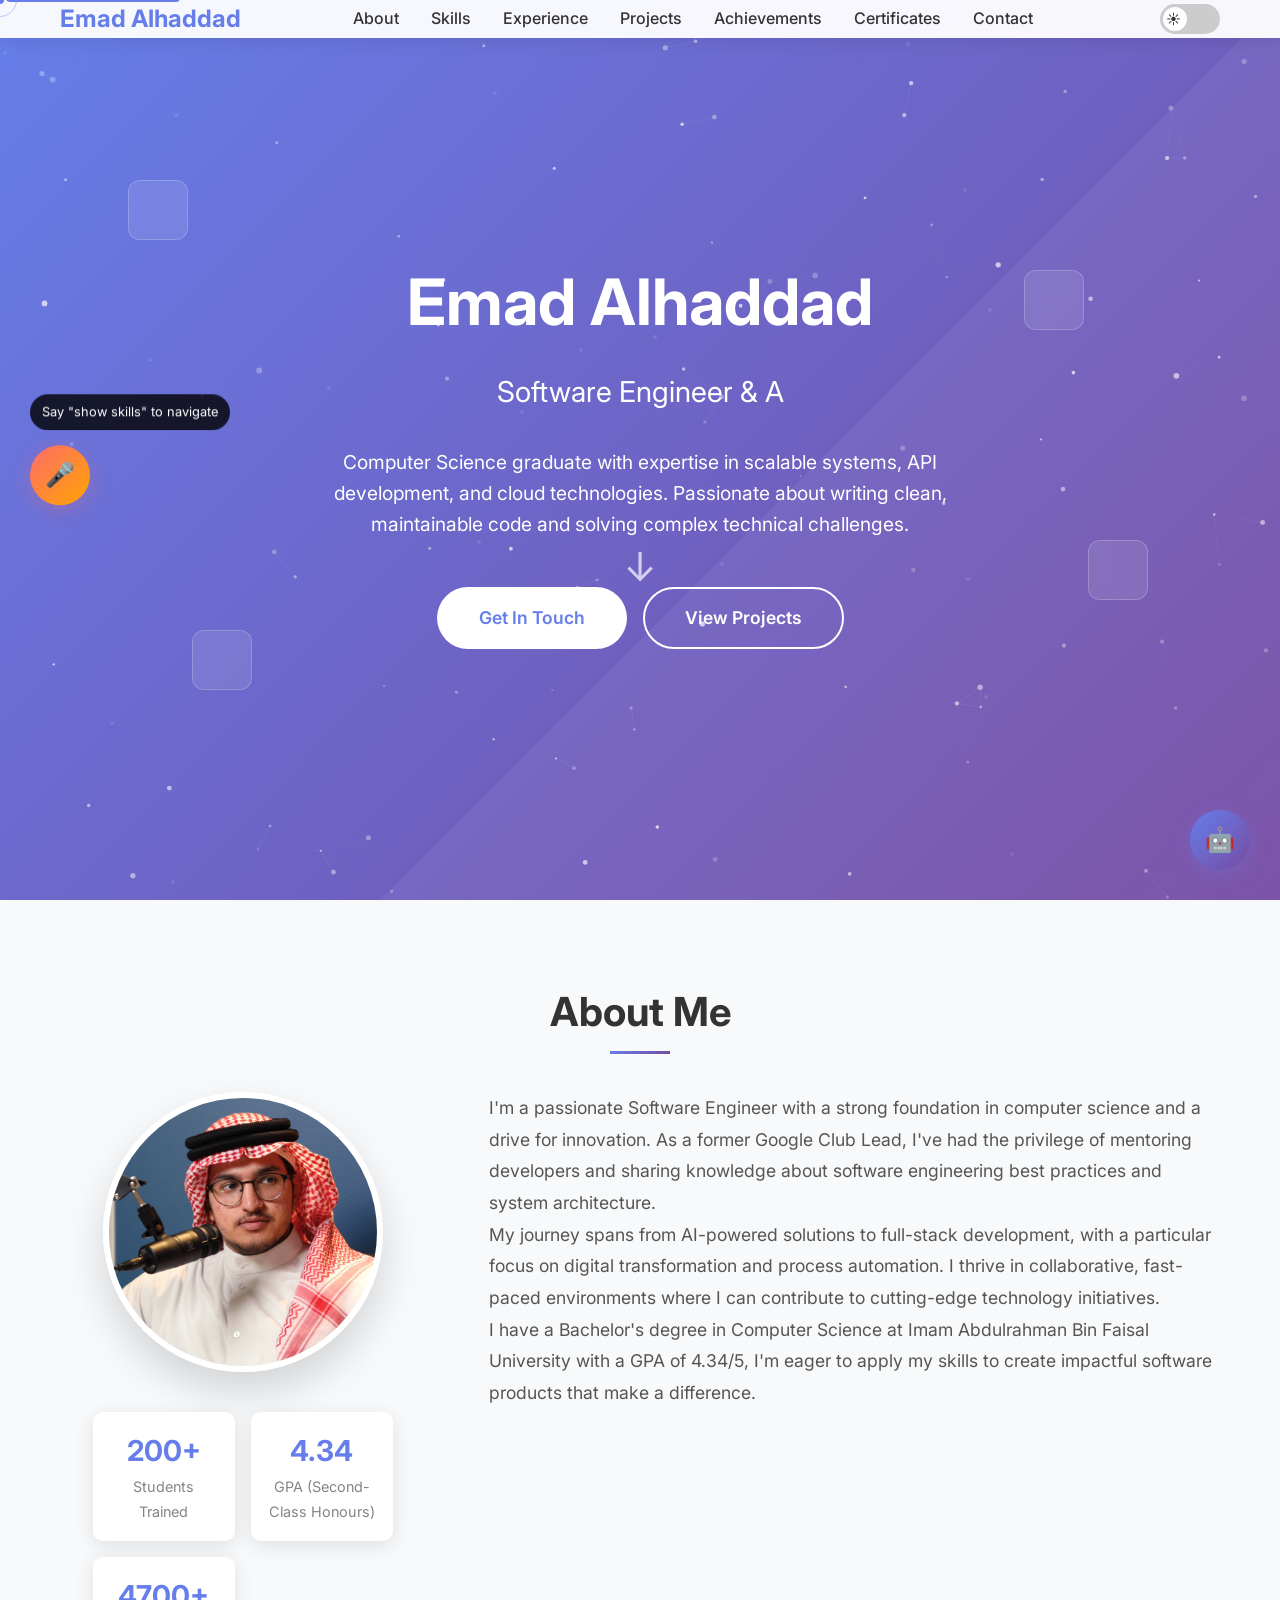
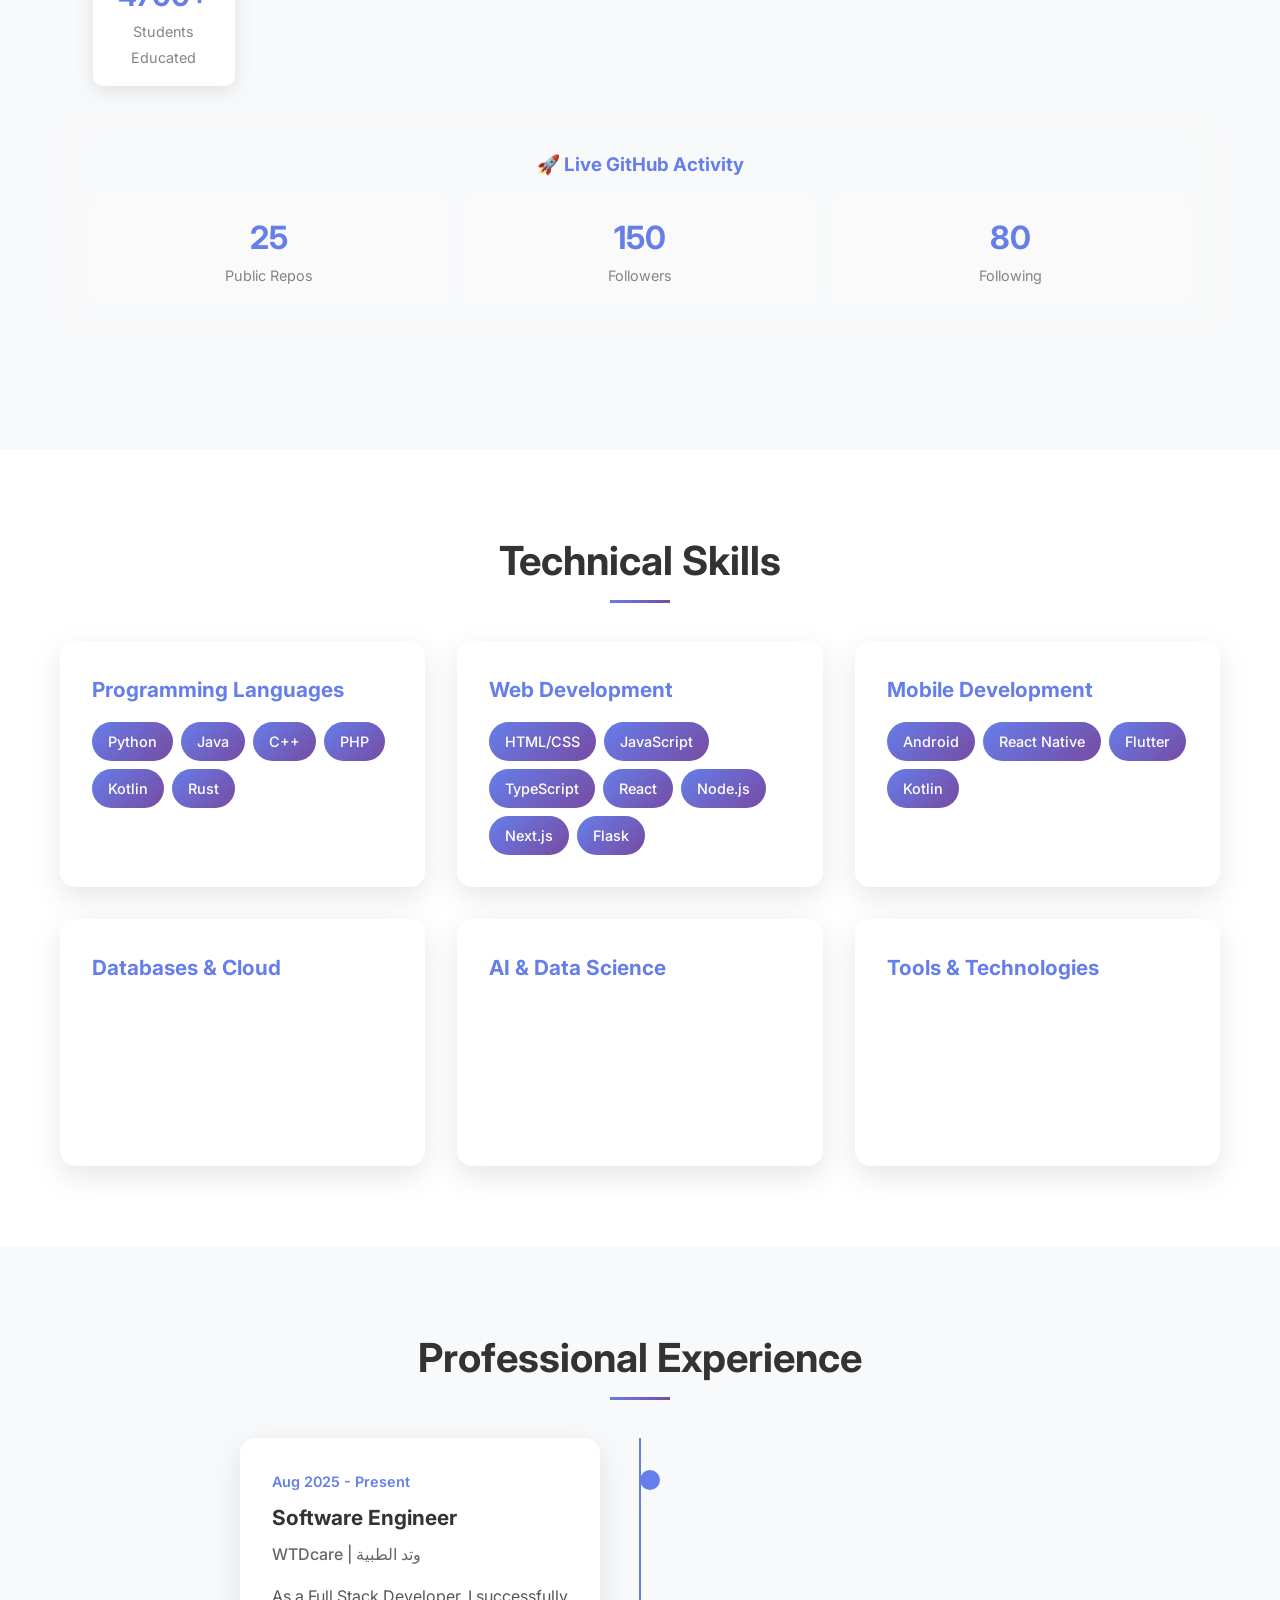
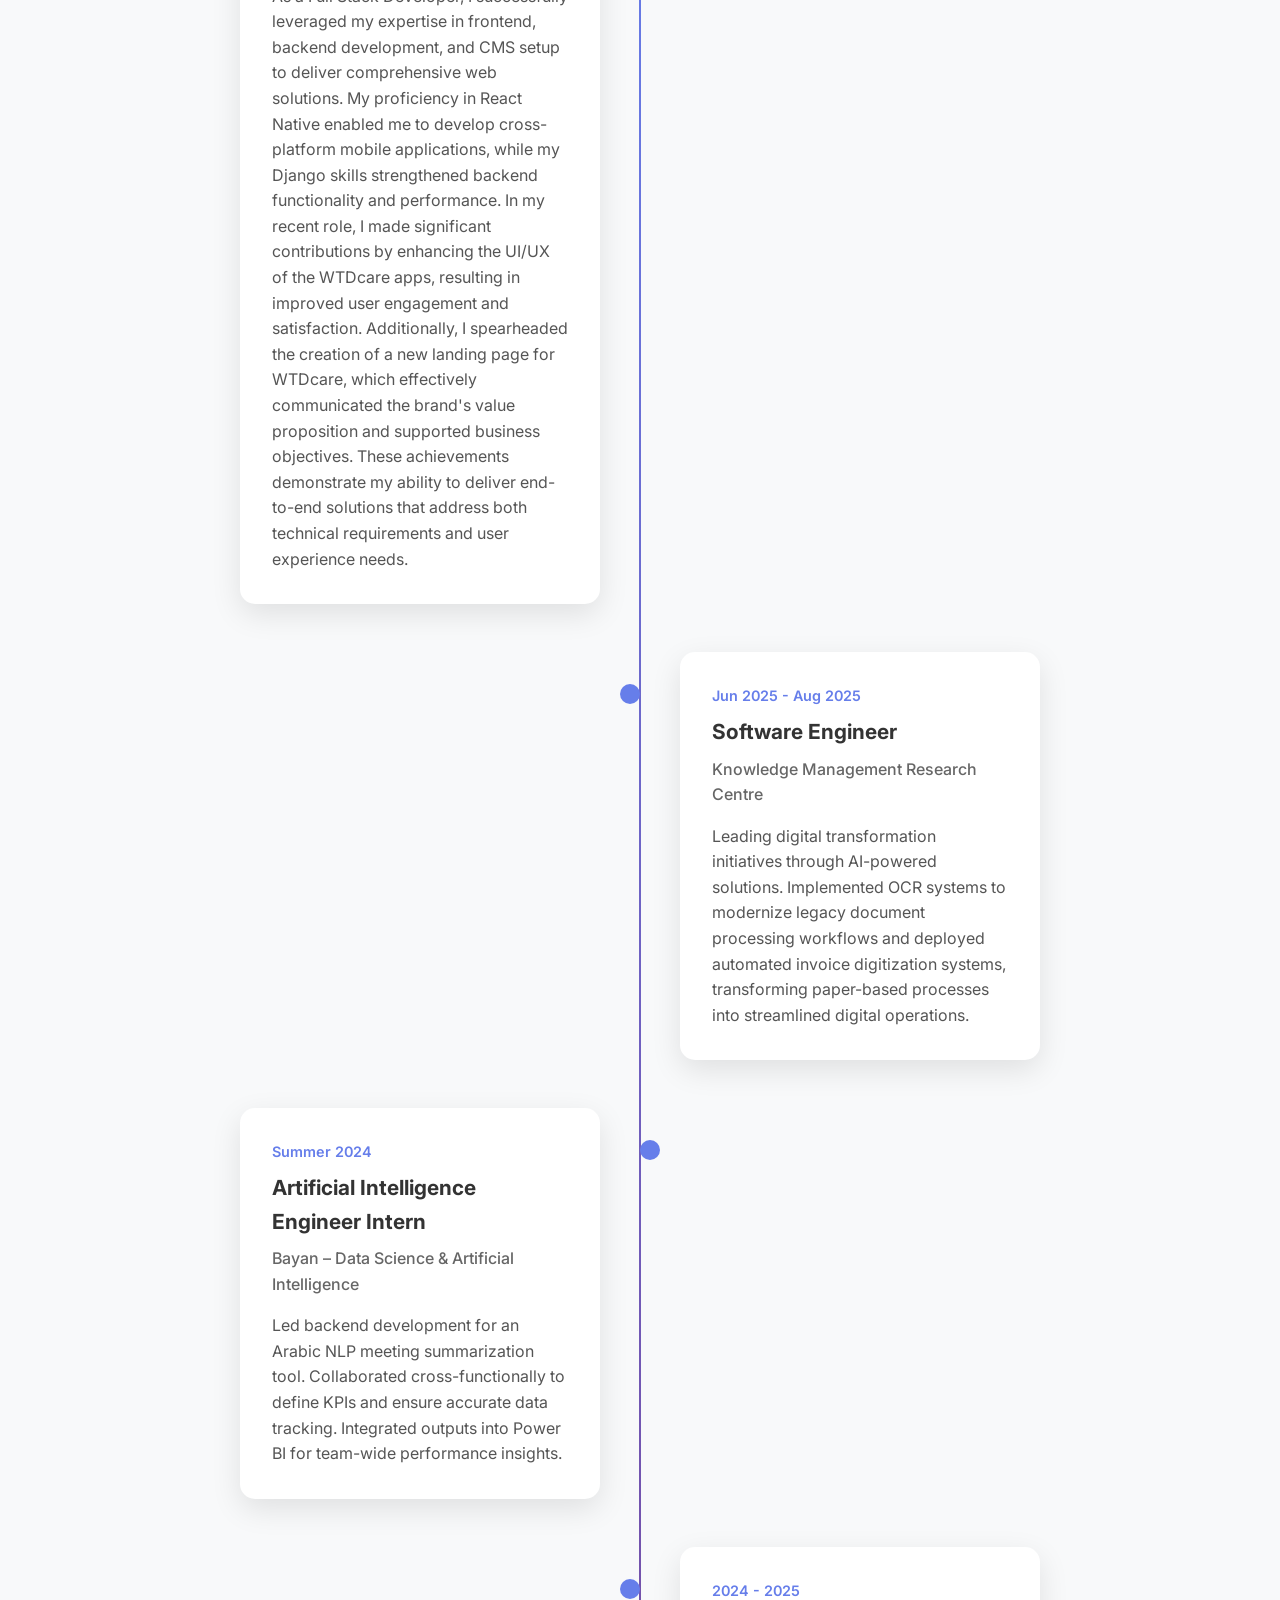
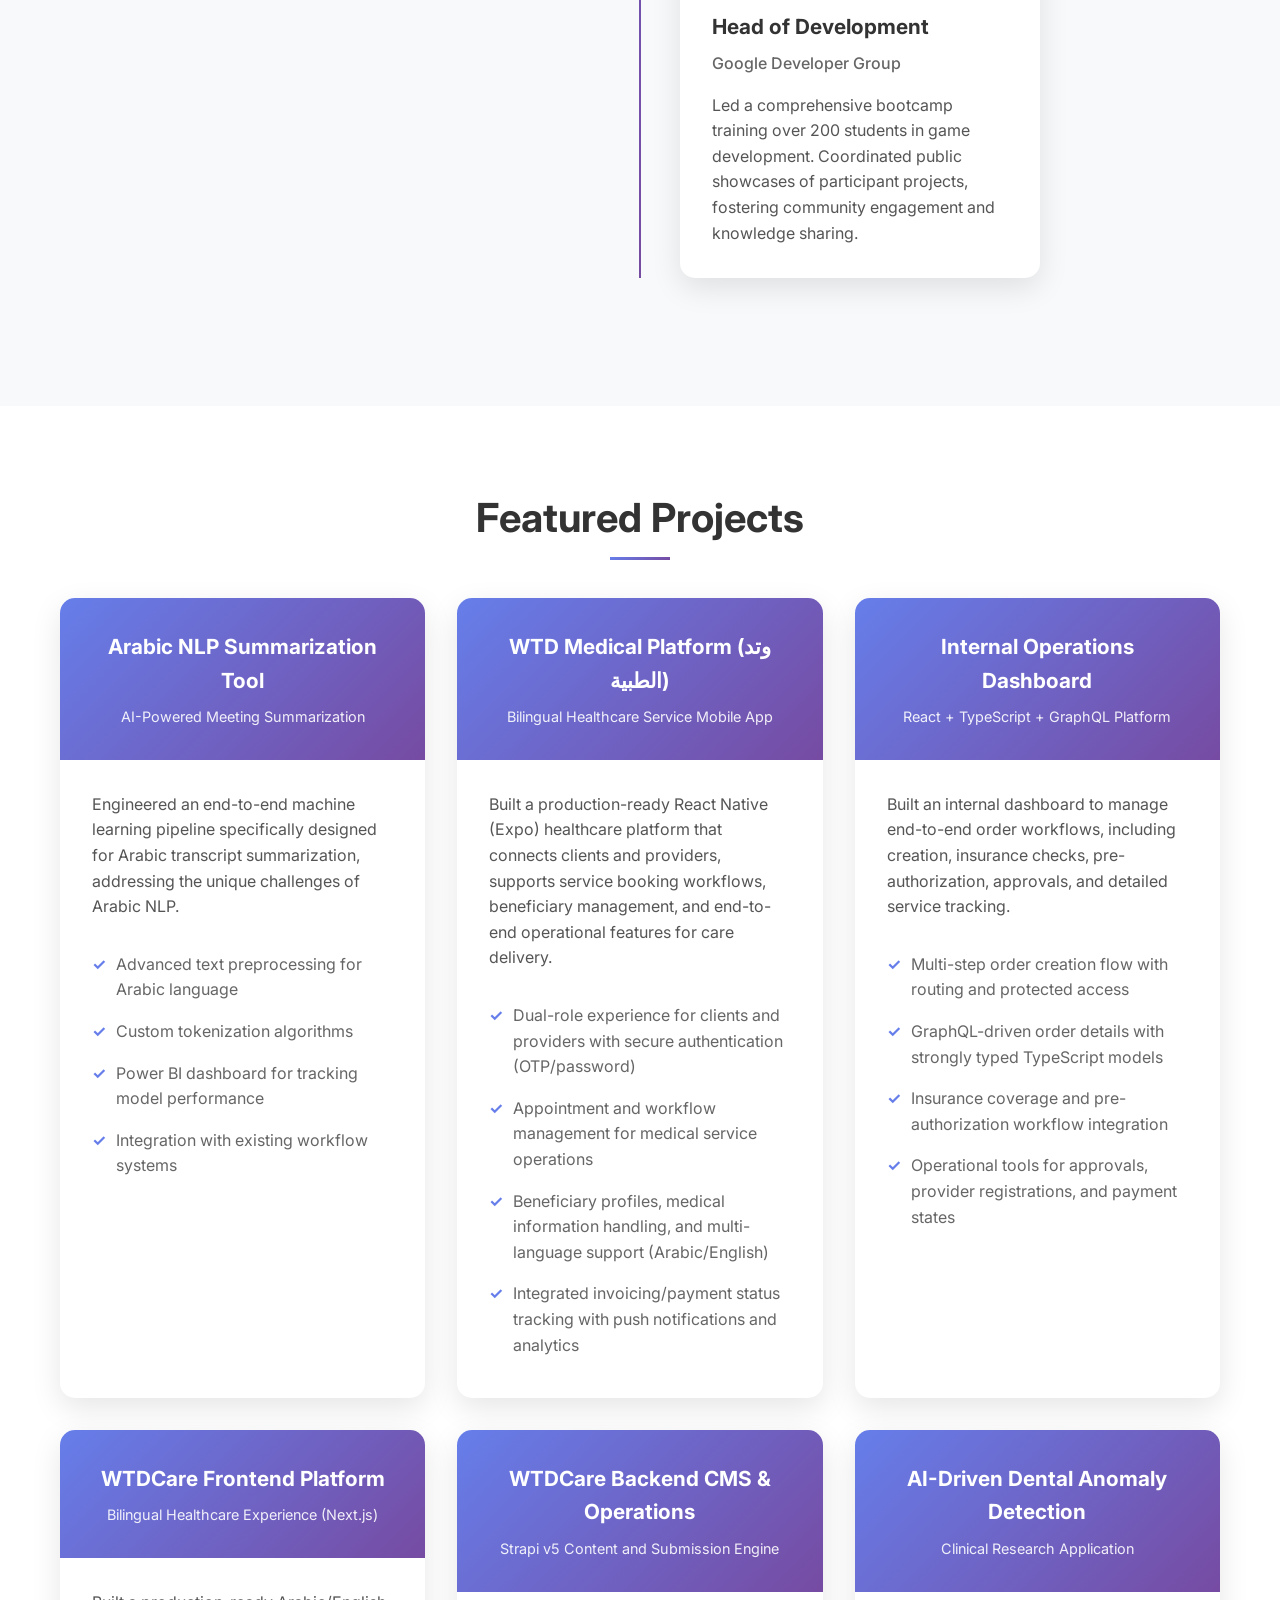
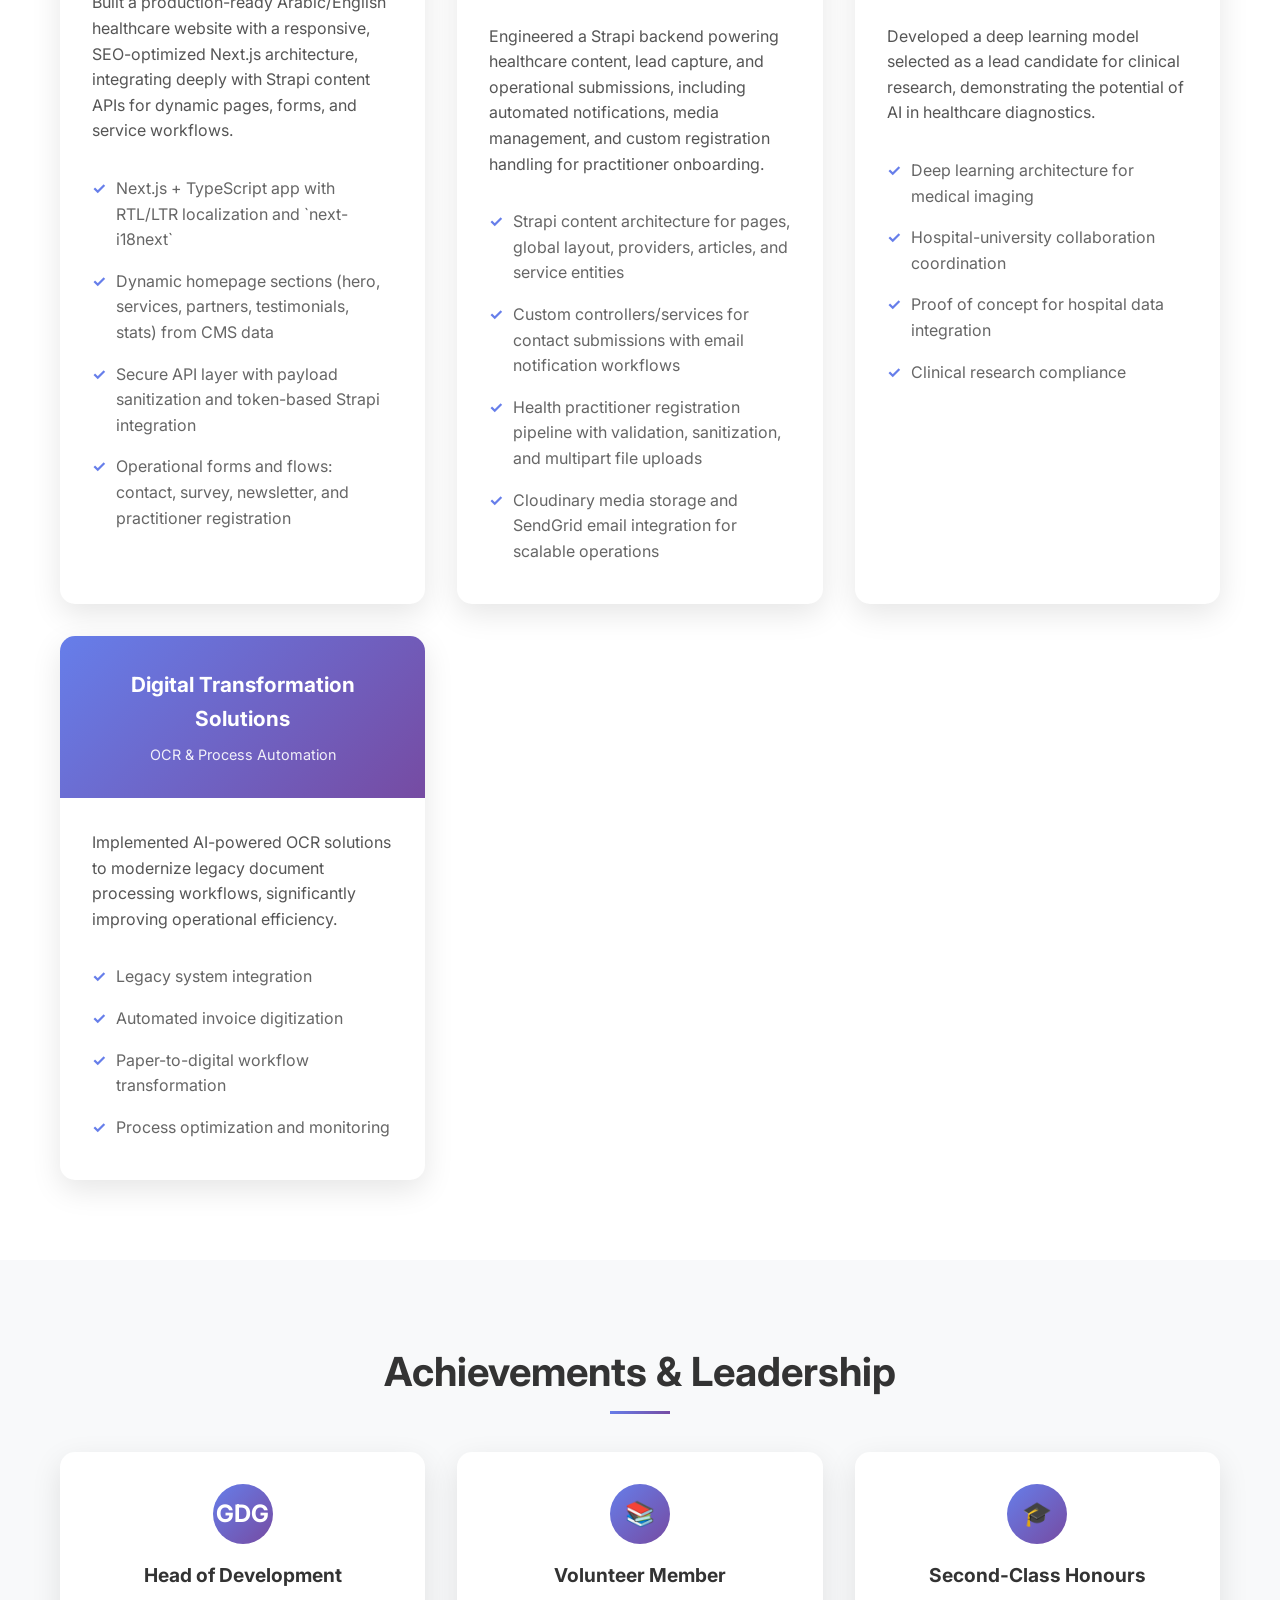
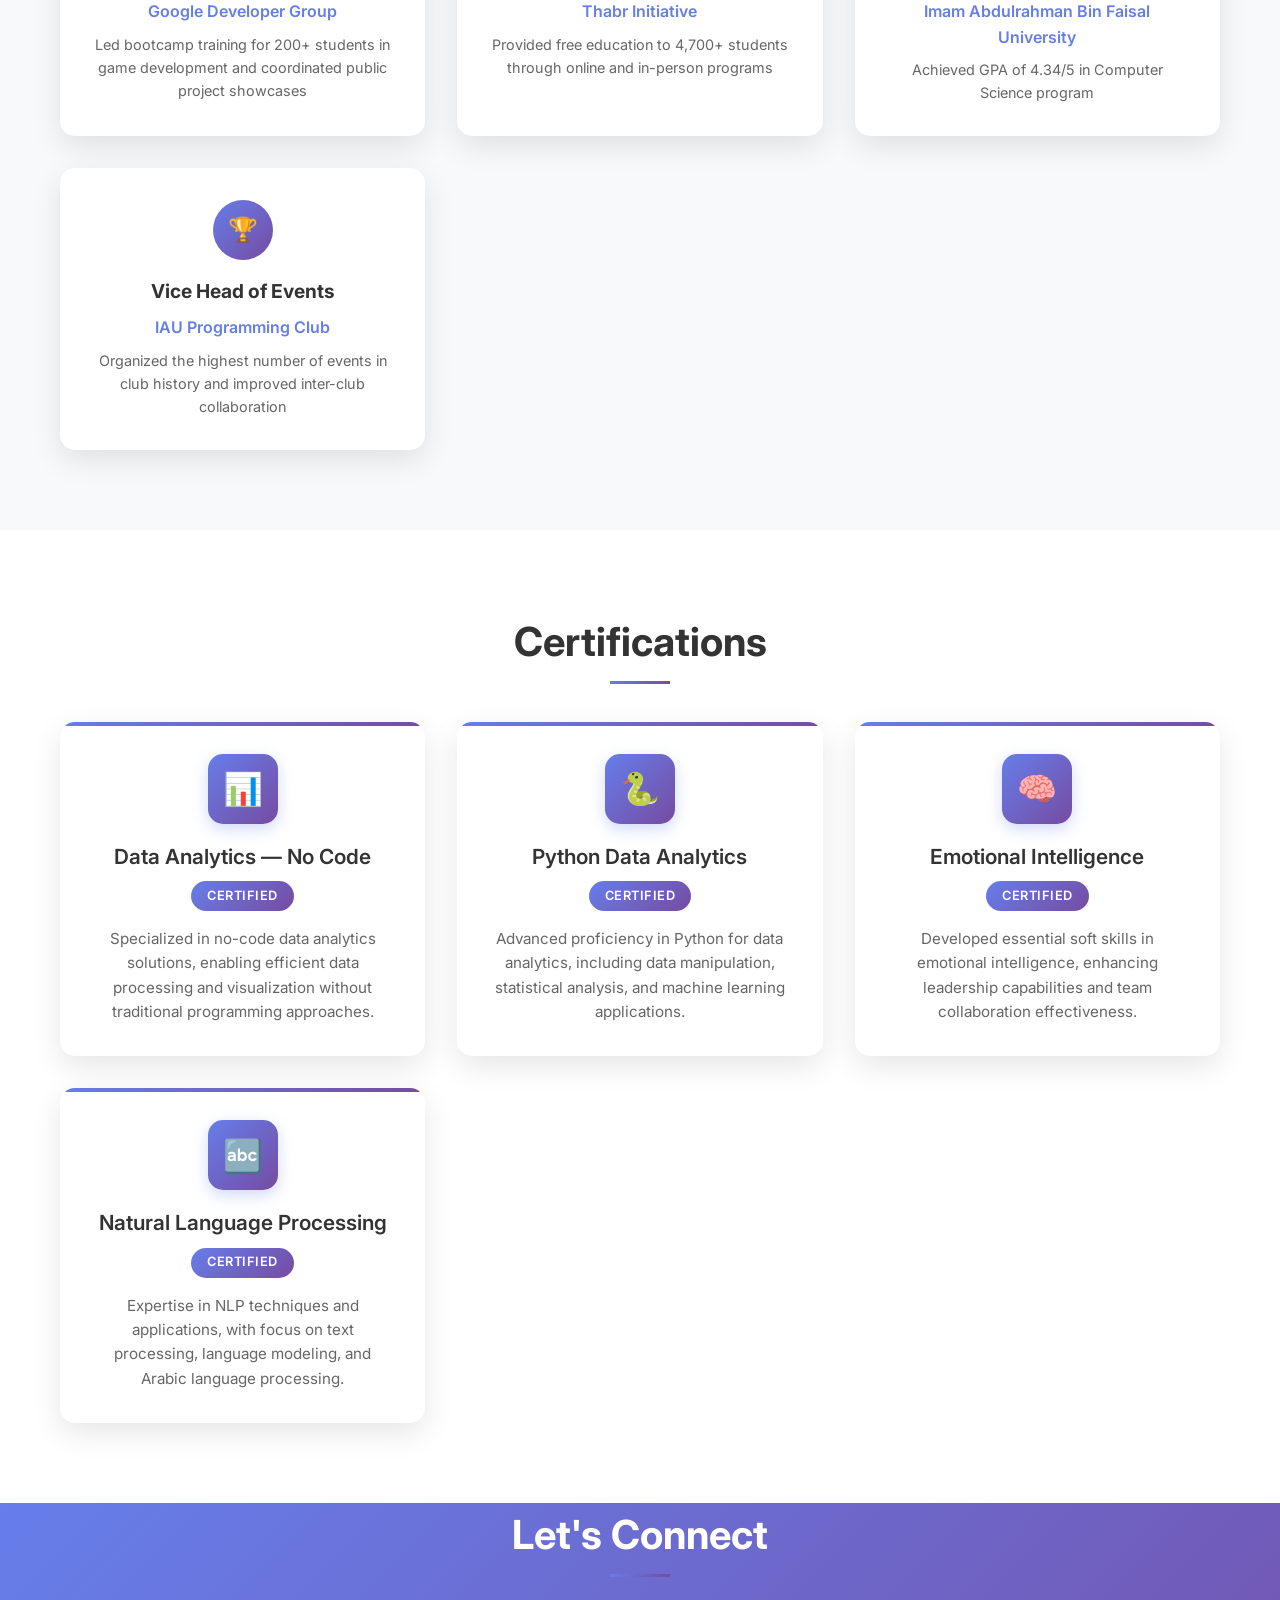
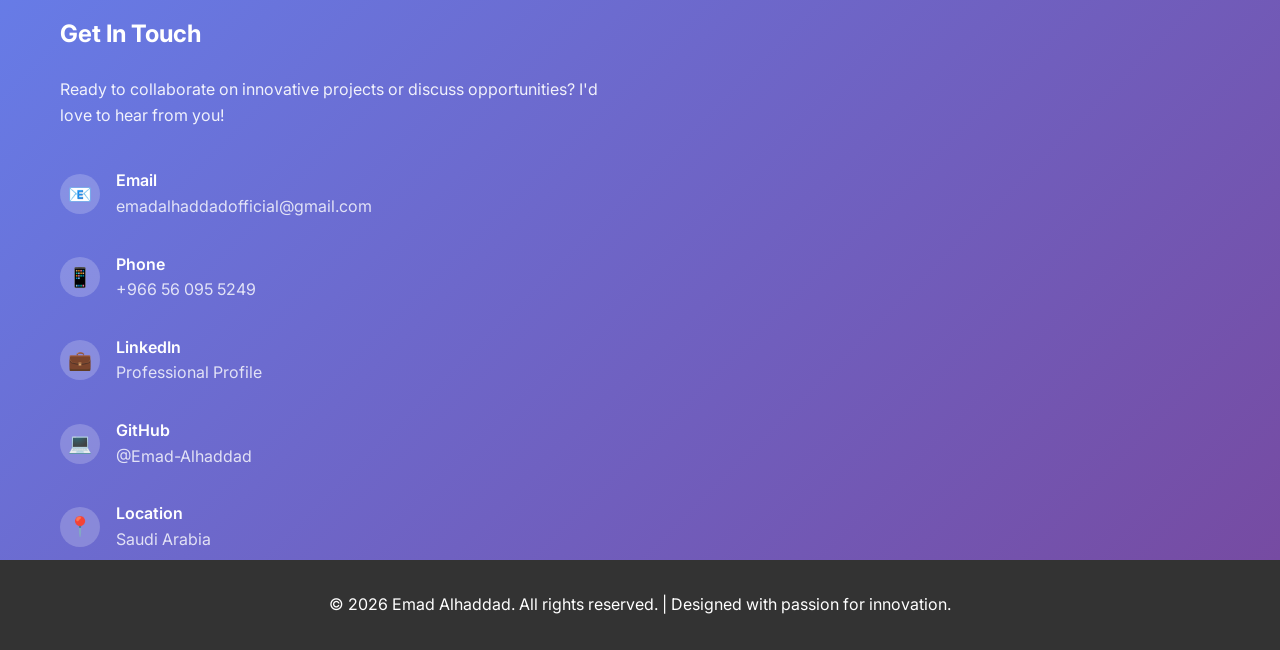
<file: index.html>
<!DOCTYPE html>
<html lang="en">

<head>
    <meta charset="UTF-8">
    <meta name="viewport" content="width=device-width, initial-scale=1.0">
    
    <!-- Primary Meta Tags -->
    <title>Emad Alhaddad — Software Engineer & AI Enthusiast | Saudi Arabia</title>
    <meta name="description" content="Computer Science graduate building scalable systems, APIs, and AI-powered solutions. Software Engineer based in Saudi Arabia.">
    <meta name="keywords" content="Software Engineer, AI Engineer, Full Stack Developer, Python, React, Machine Learning, NLP, Saudi Arabia, Computer Science">
    <meta name="author" content="Emad Alhaddad">
    <meta name="robots" content="index, follow, max-image-preview:large">

    <!-- Open Graph / Facebook -->
    <meta property="og:type" content="website">
    <meta property="og:url" content="https://emad-alhaddad.github.io/">
    <meta property="og:title" content="Emad Alhaddad — Software Engineer & AI Enthusiast">
    <meta property="og:description" content="Computer Science graduate building scalable systems, APIs, and AI-powered solutions. Software Engineer based in Saudi Arabia.">
    <meta property="og:image" content="https://emad-alhaddad.github.io/assets/images/profile.jpg">
    <meta property="og:image:alt" content="Emad Alhaddad portrait">
    <meta property="og:image:width" content="800">
    <meta property="og:image:height" content="800">
    <meta property="og:image:type" content="image/jpeg">
    <meta property="og:site_name" content="Emad Alhaddad Portfolio">
    <meta property="og:locale" content="en_US">

    <!-- Twitter -->
    <meta name="twitter:card" content="summary_large_image">
    <meta name="twitter:title" content="Emad Alhaddad — Software Engineer & AI Enthusiast">
    <meta name="twitter:description" content="Computer Science graduate building scalable systems, APIs, and AI-powered solutions. Software Engineer based in Saudi Arabia.">
    <meta name="twitter:image" content="https://emad-alhaddad.github.io/assets/images/profile.jpg">
    <meta name="twitter:image:alt" content="Emad Alhaddad portrait">
    
    <!-- Additional Meta Tags -->
    <meta name="theme-color" content="#667eea">
    <meta name="msapplication-TileColor" content="#667eea">
    <meta name="apple-mobile-web-app-capable" content="yes">
    <meta name="apple-mobile-web-app-status-bar-style" content="default">
    <meta name="apple-mobile-web-app-title" content="Emad Alhaddad">
    
    <!-- Canonical URL -->
    <link rel="canonical" href="https://emad-alhaddad.github.io/">

    <!-- Preconnect to external domains for performance -->
    <link rel="preconnect" href="https://fonts.googleapis.com">
    <link rel="preconnect" href="https://fonts.gstatic.com" crossorigin>
    <link rel="stylesheet" href="https://fonts.googleapis.com/css2?family=Inter:wght@400;500;600;700&display=swap">

    <!-- Preload LCP image -->
    <link rel="preload" as="image" href="assets/images/profile.jpg" fetchpriority="high">

    <!-- Favicon (inline SVG to avoid 404) -->
    <link rel="icon" type="image/svg+xml" href="data:image/svg+xml,%3Csvg xmlns='http://www.w3.org/2000/svg' viewBox='0 0 64 64'%3E%3Cdefs%3E%3ClinearGradient id='g' x1='0' y1='0' x2='1' y2='1'%3E%3Cstop offset='0' stop-color='%23667eea'/%3E%3Cstop offset='1' stop-color='%23764ba2'/%3E%3C/linearGradient%3E%3C/defs%3E%3Crect width='64' height='64' rx='12' fill='url(%23g)'/%3E%3Ctext x='50%25' y='54%25' text-anchor='middle' dominant-baseline='middle' font-family='Inter,Arial,sans-serif' font-size='34' font-weight='700' fill='white'%3EE%3C/text%3E%3C/svg%3E">
    
    <!-- Structured Data for SEO -->
    <script type="application/ld+json">
    {
      "@context": "https://schema.org",
      "@graph": [
        {
          "@type": "WebSite",
          "@id": "https://emad-alhaddad.github.io/#website",
          "url": "https://emad-alhaddad.github.io/",
          "name": "Emad Alhaddad Portfolio",
          "description": "Personal portfolio of Emad Alhaddad — Software Engineer & AI Enthusiast based in Saudi Arabia.",
          "inLanguage": "en",
          "publisher": { "@id": "https://emad-alhaddad.github.io/#person" }
        },
        {
          "@type": "Person",
          "@id": "https://emad-alhaddad.github.io/#person",
          "name": "Emad Alhaddad",
          "jobTitle": "Software Engineer",
          "description": "Computer Science graduate with expertise in scalable systems, API development, and cloud technologies",
          "url": "https://emad-alhaddad.github.io/",
          "image": "https://emad-alhaddad.github.io/assets/images/profile.jpg",
          "sameAs": [
            "https://www.linkedin.com/in/emad-alhaddad-%D8%B9%D9%85%D8%A7%D8%AF-%D8%A7%D9%84%D8%AD%D8%AF%D8%A7%D8%AF/",
            "https://github.com/Emad-Alhaddad"
          ],
          "email": "emadalhaddadofficial@gmail.com",
          "telephone": "+966560955249",
          "address": {
            "@type": "PostalAddress",
            "addressCountry": "Saudi Arabia"
          },
          "alumniOf": {
            "@type": "EducationalOrganization",
            "name": "Imam Abdulrahman Bin Faisal University"
          },
          "knowsAbout": ["Software Engineering", "Artificial Intelligence", "Machine Learning", "Web Development", "Mobile Development", "Cloud Computing"]
        }
      ]
    }
    </script>
    <style>
        * {
            margin: 0;
            padding: 0;
            box-sizing: border-box;
        }

        body {
            font-family: 'Inter', -apple-system, BlinkMacSystemFont, 'Segoe UI', Roboto, sans-serif;
            line-height: 1.6;
            color: #333;
            background: linear-gradient(135deg, #667eea 0%, #764ba2 100%);
            min-height: 100vh;
        }

        /* Skip to content link for accessibility */
        .skip-link {
            position: absolute;
            top: -40px;
            left: 6px;
            background: #667eea;
            color: white;
            padding: 8px;
            text-decoration: none;
            border-radius: 4px;
            z-index: 10000;
            font-weight: 600;
        }

        .skip-link:focus {
            top: 6px;
        }

        /* Focus styles for better accessibility */
        a:focus,
        button:focus,
        input:focus,
        textarea:focus {
            outline: 2px solid #667eea;
            outline-offset: 2px;
        }

        /* High contrast focus for better visibility */
        @media (prefers-contrast: high) {
            a:focus,
            button:focus,
            input:focus,
            textarea:focus {
                outline: 3px solid #000;
                outline-offset: 2px;
            }
        }

        .container {
            max-width: 1200px;
            margin: 0 auto;
            padding: 0 20px;
        }

        /* Header */
        header {
            background: rgba(255, 255, 255, 0.95);
            backdrop-filter: blur(10px);
            position: fixed;
            width: 100%;
            top: 0;
            z-index: 1000;
            box-shadow: 0 2px 20px rgba(0, 0, 0, 0.1);
        }

        nav {
            display: flex;
            justify-content: space-between;
            align-items: center;
            padding: 1rem 0;
        }

        .logo {
            font-size: 1.5rem;
            font-weight: bold;
            color: #667eea;
        }

        .nav-links {
            display: flex;
            list-style: none;
            gap: 2rem;
        }

        .nav-links a {
            text-decoration: none;
            color: #333;
            font-weight: 500;
            transition: color 0.3s ease;
        }

        .nav-links a:hover {
            color: #667eea;
        }

        /* Dark/Light Mode Toggle */
        .theme-toggle {
            position: relative;
            display: flex;
            align-items: center;
            cursor: pointer;
            margin-left: 1rem;
        }

        .theme-toggle input {
            position: absolute;
            opacity: 0;
            pointer-events: none;
            width: 1px;
            height: 1px;
            clip: rect(0 0 0 0);
            clip-path: inset(50%);
            overflow: hidden;
            white-space: nowrap;
        }

        .theme-slider {
            position: relative;
            width: 60px;
            height: 30px;
            background: #ccc;
            border-radius: 30px;
            transition: background 0.3s ease, box-shadow 0.2s ease;
        }

        .theme-toggle input:focus-visible + .theme-slider {
            box-shadow: 0 0 0 3px rgba(102, 126, 234, 0.5);
        }

        .theme-slider:before {
            content: '';
            position: absolute;
            top: 3px;
            left: 3px;
            width: 24px;
            height: 24px;
            background: white;
            border-radius: 50%;
            transition: transform 0.3s ease;
        }

        .theme-toggle input:checked + .theme-slider {
            background: #667eea;
        }

        .theme-toggle input:checked + .theme-slider:before {
            transform: translateX(30px);
        }

        .theme-icon {
            position: absolute;
            top: 50%;
            transform: translateY(-50%);
            font-size: 14px;
            transition: opacity 0.3s ease;
        }

        .sun-icon {
            left: 6px;
            opacity: 1;
        }

        .moon-icon {
            right: 6px;
            opacity: 0;
        }

        .theme-toggle input:checked ~ .sun-icon {
            opacity: 0;
        }

        .theme-toggle input:checked ~ .moon-icon {
            opacity: 1;
        }

        /* Dark Mode Styles */
        [data-theme="dark"] {
            --bg-primary: #1a1a2e;
            --bg-secondary: #16213e;
            --bg-card: #0f172a;
            --text-primary: #a7cbf7;
            --text-secondary: #94a3b8;
            --accent-color: #667eea;
        }

        [data-theme="dark"] body {
            background: linear-gradient(135deg, #1a1a2e 0%, #16213e 100%);
            color: var(--text-primary);
        }

        [data-theme="dark"] .section {
            background: var(--bg-secondary);
            color: var(--text-primary);
        }

        [data-theme="dark"] .section:nth-child(even) {
            background: var(--bg-primary);
        }

        [data-theme="dark"] header {
            background: rgba(26, 26, 46, 0.95);
        }

        [data-theme="dark"] .mobile-menu {
            background: rgba(26, 26, 46, 0.98);
        }

        [data-theme="dark"] .nav-links a,
        [data-theme="dark"] .mobile-menu a {
            color: var(--text-primary);
        }

        [data-theme="dark"] .skill-category,
        [data-theme="dark"] .project-card,
        [data-theme="dark"] .achievement-card,
        [data-theme="dark"] .certificate-card,
        [data-theme="dark"] .experience-item,
        [data-theme="dark"] .stat-item {
            background: var(--bg-card);
            color: var(--text-primary);
            box-shadow: 0 10px 30px rgba(0, 0, 0, 0.3);
        }

        [data-theme="dark"] .section-title {
            color: var(--text-primary);
        }

        [data-theme="dark"] .about-text,
        [data-theme="dark"] .project-description,
        [data-theme="dark"] .experience-description,
        [data-theme="dark"] .achievement-description,
        [data-theme="dark"] .certificate-description {
            color: var(--text-secondary);
        }

        [data-theme="dark"] .logo {
            color: var(--accent-color);
        }

        /* Particle Canvas */
        #particles-canvas {
            position: absolute;
            top: 0;
            left: 0;
            width: 100%;
            height: 100%;
            pointer-events: none;
            z-index: 0;
        }

        /* Sophisticated Mouse Cursor */
        .mouse-follower {
            position: fixed;
            width: 40px;
            height: 40px;
            pointer-events: none;
            z-index: 9999;
            transition: all 0.3s cubic-bezier(0.25, 0.46, 0.45, 0.94);
            opacity: 0;
        }

        .mouse-follower::before {
            content: '';
            position: absolute;
            top: 50%;
            left: 50%;
            width: 8px;
            height: 8px;
            background: #667eea;
            border-radius: 50%;
            transform: translate(-50%, -50%);
            transition: all 0.2s ease;
        }

        .mouse-follower::after {
            content: '';
            position: absolute;
            top: 50%;
            left: 50%;
            width: 32px;
            height: 32px;
            border: 1px solid rgba(102, 126, 234, 0.4);
            border-radius: 50%;
            transform: translate(-50%, -50%);
            transition: all 0.4s ease;
        }

        /* Show only on desktop and when not annoying */
        @media (hover: hover) and (pointer: fine) {
            .mouse-follower {
                opacity: 1;
            }
        }

        /* Subtle active state for interactive elements */
        .mouse-follower.hover-link::before {
            background: #667eea;
            transform: translate(-50%, -50%) scale(0.5);
        }

        .mouse-follower.hover-link::after {
            border-color: rgba(102, 126, 234, 0.6);
            transform: translate(-50%, -50%) scale(1.5);
        }

        .mouse-follower.hover-button::before {
            background: #764ba2;
            transform: translate(-50%, -50%) scale(0);
        }

        .mouse-follower.hover-button::after {
            background: rgba(102, 126, 234, 0.1);
            border-color: rgba(102, 126, 234, 0.8);
            transform: translate(-50%, -50%) scale(1.2);
        }

        .mouse-follower.hover-card::after {
            border-color: rgba(102, 126, 234, 0.3);
            transform: translate(-50%, -50%) scale(0.8);
            border-width: 2px;
        }

        /* MOBILE OPTIMIZATIONS */
        @media (max-width: 768px) {
            .mouse-follower {
                display: none !important;
            }

            /* Voice Control Mobile */
            .voice-control {
                bottom: 100px;
                left: 20px;
                top: auto;
                transform: none;
            }

            .voice-button {
                width: 50px;
                height: 50px;
                font-size: 1.2rem;
            }

            .voice-status {
                font-size: 0.7rem;
                padding: 6px 10px;
                max-width: 200px;
            }

            /* Terminal Mobile */
            .terminal-widget {
                top: 20px;
                left: 20px;
                right: 20px;
                width: auto;
                height: 60vh;
                max-height: 400px;
            }

            .terminal-content {
                font-size: 0.7rem;
            }

            /* AI Chatbot Mobile */
            .ai-chatbot {
                bottom: 20px;
                right: 20px;
            }

            .chat-toggle {
                width: 50px;
                height: 50px;
                font-size: 1.2rem;
            }

            .chat-window {
                bottom: 70px;
                right: 0;
                width: calc(100vw - 40px);
                height: 70vh;
                max-height: 500px;
                border-radius: 15px;
            }

            /* Hero Mobile Adjustments */
            .hero {
                height: 100vh;
                height: 100dvh;
                padding: 0;
            }

            .hero h1 {
                font-size: 2.5rem !important;
            }

            .hero .subtitle {
                font-size: 1.3rem !important;
            }

            .hero .description {
                font-size: 1rem !important;
                padding: 0 20px;
            }

            .cta-buttons {
                flex-direction: column;
                gap: 15px;
                align-items: center;
            }

            .btn {
                padding: 12px 30px !important;
                font-size: 1rem !important;
                width: 200px;
                text-align: center;
            }

            /* Hide complex animations on mobile for performance */
            .neural-network,
            .floating-3d-object,
            #matrix-canvas {
                display: none;
            }

            /* Simplify particle effects on mobile */
            #particles-canvas {
                opacity: 0.3;
            }

            /* GitHub stats mobile */
            .github-stats {
                margin: 1rem 0;
                padding: 1rem;
            }

            .stats-grid {
                grid-template-columns: repeat(2, 1fr);
                gap: 0.5rem;
            }

            .stat-box {
                padding: 0.8rem;
            }

            .stat-value {
                font-size: 1.5rem;
            }
        }

        /* Reduce motion for accessibility */
        @media (prefers-reduced-motion: reduce) {
            .mouse-follower {
                display: none !important;
            }
        }

        /* LEGENDARY 3D Hero Section */
        .hero {
            background: linear-gradient(135deg, #667eea 0%, #764ba2 100%);
            color: white;
            padding: 0;
            text-align: center;
            position: relative;
            overflow: hidden;
            height: 100vh;
            height: 100dvh;
            display: flex;
            align-items: center;
            justify-content: center;
        }

        /* Interactive 3D Objects */
        .hero-3d-scene {
            position: absolute;
            width: 100%;
            height: 100%;
            perspective: 1000px;
            transform-style: preserve-3d;
        }

        .floating-3d-object {
            position: absolute;
            width: 60px;
            height: 60px;
            background: rgba(255, 255, 255, 0.1);
            backdrop-filter: blur(10px);
            border: 1px solid rgba(255, 255, 255, 0.2);
            border-radius: 12px;
            transform-style: preserve-3d;
            animation: float3D 6s ease-in-out infinite;
        }

        .floating-3d-object:nth-child(1) { top: 20%; left: 10%; animation-delay: 0s; }
        .floating-3d-object:nth-child(2) { top: 60%; left: 85%; animation-delay: 2s; }
        .floating-3d-object:nth-child(3) { top: 30%; left: 80%; animation-delay: 4s; }
        .floating-3d-object:nth-child(4) { top: 70%; left: 15%; animation-delay: 1s; }

        @keyframes float3D {
            0%, 100% { transform: translateY(0px) rotateX(0deg) rotateY(0deg); }
            25% { transform: translateY(-20px) rotateX(15deg) rotateY(90deg); }
            50% { transform: translateY(-10px) rotateX(-10deg) rotateY(180deg); }
            75% { transform: translateY(-30px) rotateX(20deg) rotateY(270deg); }
        }

        /* Neural Network Background */
        .neural-network {
            position: absolute;
            width: 100%;
            height: 100%;
            opacity: 0.1;
            z-index: 0;
        }

        .neural-node {
            position: absolute;
            width: 4px;
            height: 4px;
            background: #fff;
            border-radius: 50%;
            animation: pulse 2s infinite;
        }

        .neural-connection {
            position: absolute;
            height: 1px;
            background: linear-gradient(90deg, transparent, rgba(255,255,255,0.3), transparent);
            transform-origin: left;
            animation: dataFlow 3s linear infinite;
        }

        @keyframes dataFlow {
            0% { width: 0; opacity: 0; }
            50% { opacity: 1; }
            100% { width: 200px; opacity: 0; }
        }

        .hero::before {
            content: '';
            position: absolute;
            top: 0;
            left: 0;
            right: 0;
            bottom: 0;
            background: url('data:image/svg+xml,<svg xmlns="http://www.w3.org/2000/svg" viewBox="0 0 1000 1000"><polygon fill="rgba(255,255,255,0.05)" points="0,1000 1000,0 1000,1000"/></svg>');
            background-size: cover;
        }

        .hero-content {
            position: relative;
            z-index: 1;
        }

        .hero h1 {
            font-size: 3.5rem;
            margin-bottom: 1rem;
            animation: fadeInUp 1s ease;
        }

        .hero .subtitle {
            font-size: 1.3rem;
            margin-bottom: 2rem;
            opacity: 0.9;
            animation: fadeInUp 1s ease 0.2s both;
        }

        .hero .description {
            font-size: 1.1rem;
            max-width: 600px;
            margin: 0 auto 2rem;
            opacity: 0.8;
            animation: fadeInUp 1s ease 0.4s both;
        }

        .cta-buttons {
            display: flex;
            gap: 1rem;
            justify-content: center;
            flex-wrap: wrap;
            animation: fadeInUp 1s ease 0.6s both;
        }

        .btn {
            display: inline-block;
            padding: 12px 30px;
            border-radius: 50px;
            text-decoration: none;
            font-weight: 600;
            transition: all 0.3s ease;
            border: 2px solid transparent;
        }

        .btn-primary {
            background: white;
            color: #667eea;
        }

        .btn-primary:hover {
            background: transparent;
            color: white;
            border-color: white;
        }

        .btn-secondary {
            background: transparent;
            color: white;
            border-color: white;
        }

        .btn-secondary:hover {
            background: white;
            color: #667eea;
        }

        /* Section Styles */
        .section {
            padding: 80px 0;
            background: white;
        }

        .section:nth-child(even) {
            background: #f8f9fa;
        }

        .section-title {
            text-align: center;
            font-size: 2.5rem;
            margin-bottom: 3rem;
            color: #333;
            position: relative;
        }

        .section-title::after {
            content: '';
            position: absolute;
            bottom: -10px;
            left: 50%;
            transform: translateX(-50%);
            width: 60px;
            height: 3px;
            background: linear-gradient(135deg, #667eea, #764ba2);
        }

        /* About Section */
        .about-content {
            display: grid;
            grid-template-columns: 1fr 2fr;
            gap: 4rem;
            align-items: start;
            /* Changed from center to start */
        }

        .about-image-container {
            display: flex;
            flex-direction: column;
            align-items: center;
        }

        .about-image {
            text-align: center;
            margin-bottom: 2rem;
            /* Add space between image and stats */
        }

        .profile-image {
            width: 280px;
            height: 280px;
            border-radius: 50%;
            object-fit: cover;
            border: 6px solid white;
            box-shadow: 0 20px 40px rgba(0, 0, 0, 0.15);
            transition: transform 0.3s ease;
        }

        .profile-image:hover {
            transform: scale(1.05);
        }

        .about-text {
            font-size: 1.1rem;
            line-height: 1.8;
            color: #555;
        }

        .stats {
            display: grid;
            grid-template-columns: repeat(auto-fit, minmax(120px, 1fr));
            gap: 1rem;
            width: 100%;
            max-width: 300px;
            /* Limit width to match image area */
        }

        .stat-item {
            text-align: center;
            padding: 1rem;
            background: white;
            border-radius: 10px;
            box-shadow: 0 5px 20px rgba(0, 0, 0, 0.1);
        }

        .stat-number {
            font-size: 1.8rem;
            font-weight: bold;
            color: #667eea;
            display: block;
        }

        .stat-label {
            color: #666;
            font-size: 0.8rem;
        }

        /* Skills Section */
        .skills-grid {
            display: grid;
            grid-template-columns: repeat(auto-fit, minmax(300px, 1fr));
            gap: 2rem;
        }

        .skill-category {
            background: white;
            padding: 2rem;
            border-radius: 15px;
            box-shadow: 0 10px 30px rgba(0, 0, 0, 0.1);
            transition: transform 0.3s ease;
        }

        .skill-category:hover {
            transform: translateY(-5px);
        }

        .skill-category h3 {
            color: #667eea;
            margin-bottom: 1rem;
            font-size: 1.3rem;
        }

        .skill-tags {
            display: flex;
            flex-wrap: wrap;
            gap: 0.5rem;
        }

        .skill-tag {
            background: linear-gradient(135deg, #667eea, #764ba2);
            color: white;
            padding: 0.5rem 1rem;
            border-radius: 20px;
            font-size: 0.9rem;
            font-weight: 500;
            position: relative;
            overflow: hidden;
            cursor: pointer;
        }

        .skill-tag::before {
            content: '';
            position: absolute;
            top: 0;
            left: -100%;
            width: 100%;
            height: 100%;
            background: linear-gradient(90deg, transparent, rgba(255,255,255,0.3), transparent);
            transition: left 0.5s;
        }

        .skill-tag:hover::before {
            left: 100%;
        }

        /* Dynamic GitHub Stats */
        .github-stats {
            background: rgba(255, 255, 255, 0.1);
            backdrop-filter: blur(10px);
            border-radius: 15px;
            padding: 2rem;
            margin: 2rem 0;
            text-align: center;
        }

        .github-stats h3 {
            color: #667eea;
            margin-bottom: 1rem;
        }

        .stats-grid {
            display: grid;
            grid-template-columns: repeat(auto-fit, minmax(150px, 1fr));
            gap: 1rem;
        }

        .stat-box {
            background: rgba(255, 255, 255, 0.2);
            padding: 1rem;
            border-radius: 10px;
            transition: transform 0.3s ease;
        }

        .stat-box:hover {
            transform: translateY(-5px);
        }

        .stat-value {
            font-size: 2rem;
            font-weight: bold;
            color: #667eea;
            display: block;
        }

        .stat-label {
            font-size: 0.9rem;
            opacity: 0.8;
        }

        /* Matrix Rain Effect */
        .matrix-rain {
            position: fixed;
            top: 0;
            left: 0;
            width: 100%;
            height: 100%;
            pointer-events: none;
            z-index: -1;
            opacity: 0.1;
        }

        /* VOICE CONTROL INDICATOR */
        .voice-control {
            position: fixed;
            top: 50%;
            left: 30px;
            transform: translateY(-50%);
            z-index: 10000;
            display: flex;
            flex-direction: column;
            gap: 15px;
        }

        .voice-button {
            width: 60px;
            height: 60px;
            background: linear-gradient(135deg, #ff6b6b, #ffa500);
            border: none;
            border-radius: 50%;
            color: white;
            font-size: 1.5rem;
            cursor: pointer;
            box-shadow: 0 4px 20px rgba(255, 107, 107, 0.3);
            transition: all 0.3s ease;
            position: relative;
            overflow: hidden;
        }

        .voice-button:hover {
            transform: scale(1.1);
            box-shadow: 0 6px 30px rgba(255, 107, 107, 0.5);
        }

        .voice-button.listening {
            animation: voicePulse 1s infinite;
            background: linear-gradient(135deg, #ff4757, #ff6b6b);
        }

        .voice-button.listening::after {
            content: '';
            position: absolute;
            top: 50%;
            left: 50%;
            width: 100%;
            height: 100%;
            border: 2px solid rgba(255, 107, 107, 0.6);
            border-radius: 50%;
            transform: translate(-50%, -50%);
            animation: voiceRipple 1s infinite;
        }

        @keyframes voicePulse {
            0%, 100% { transform: scale(1); }
            50% { transform: scale(1.05); }
        }

        @keyframes voiceRipple {
            0% { transform: translate(-50%, -50%) scale(1); opacity: 1; }
            100% { transform: translate(-50%, -50%) scale(2); opacity: 0; }
        }

        .voice-status {
            background: rgba(0, 0, 0, 0.8);
            color: white;
            padding: 8px 12px;
            border-radius: 20px;
            font-size: 0.8rem;
            text-align: center;
            backdrop-filter: blur(10px);
            opacity: 0;
            transform: translateX(-10px);
            transition: all 0.3s ease;
            white-space: nowrap;
            order: -1;
        }

        .voice-status.active {
            opacity: 1;
            transform: translateX(0);
        }

        /* INTERACTIVE TERMINAL */
        .terminal-widget {
            position: fixed;
            top: 30px;
            left: 30px;
            width: 400px;
            height: 300px;
            background: rgba(0, 0, 0, 0.9);
            border-radius: 10px;
            font-family: 'Courier New', monospace;
            color: #00ff00;
            padding: 15px;
            box-shadow: 0 10px 30px rgba(0, 0, 0, 0.3);
            z-index: 9999;
            display: none;
            flex-direction: column;
        }

        .terminal-widget.active {
            display: flex;
        }

        .terminal-header {
            display: flex;
            justify-content: space-between;
            align-items: center;
            margin-bottom: 10px;
            padding-bottom: 10px;
            border-bottom: 1px solid #333;
        }

        .terminal-title {
            color: #fff;
            font-size: 0.9rem;
        }

        .terminal-close {
            background: #ff5555;
            border: none;
            color: white;
            width: 20px;
            height: 20px;
            border-radius: 50%;
            cursor: pointer;
            font-size: 0.7rem;
        }

        .terminal-content {
            flex: 1;
            overflow-y: auto;
            font-size: 0.8rem;
            line-height: 1.4;
        }

        .terminal-line {
            margin: 2px 0;
        }

        .terminal-prompt {
            color: #ffff00;
        }

        .terminal-input {
            background: transparent;
            border: none;
            color: #00ff00;
            font-family: inherit;
            font-size: inherit;
            outline: none;
            width: 100%;
        }

        /* AI CHATBOT */
        .ai-chatbot {
            position: fixed;
            bottom: 30px;
            right: 30px;
            z-index: 10000;
        }

        .chat-toggle {
            width: 60px;
            height: 60px;
            background: linear-gradient(135deg, #667eea, #764ba2);
            border: none;
            border-radius: 50%;
            color: white;
            font-size: 1.5rem;
            cursor: pointer;
            box-shadow: 0 4px 20px rgba(102, 126, 234, 0.3);
            transition: all 0.3s ease;
            animation: chatPulse 3s infinite;
        }

        .chat-toggle:hover {
            transform: scale(1.1);
            box-shadow: 0 6px 30px rgba(102, 126, 234, 0.5);
        }

        @keyframes chatPulse {
            0%, 100% { box-shadow: 0 4px 20px rgba(102, 126, 234, 0.3); }
            50% { box-shadow: 0 4px 30px rgba(102, 126, 234, 0.6); }
        }

        .chat-window {
            position: absolute;
            bottom: 80px;
            right: 0;
            width: 350px;
            height: 500px;
            background: rgba(255, 255, 255, 0.95);
            backdrop-filter: blur(20px);
            border-radius: 20px;
            box-shadow: 0 20px 40px rgba(0, 0, 0, 0.1);
            display: none;
            flex-direction: column;
            overflow: hidden;
            transform: scale(0.8) translateY(20px);
            opacity: 0;
            transition: all 0.3s cubic-bezier(0.25, 0.46, 0.45, 0.94);
        }

        .chat-window.active {
            display: flex;
            transform: scale(1) translateY(0);
            opacity: 1;
        }

        .chat-header {
            background: linear-gradient(135deg, #667eea, #764ba2);
            color: white;
            padding: 1rem;
            text-align: center;
            font-weight: 600;
        }

        .chat-messages {
            flex: 1;
            padding: 1rem;
            overflow-y: auto;
            display: flex;
            flex-direction: column;
            gap: 1rem;
        }

        .chat-message {
            max-width: 80%;
            padding: 0.8rem 1rem;
            border-radius: 18px;
            font-size: 0.9rem;
            line-height: 1.4;
            animation: messageSlide 0.3s ease;
        }

        .chat-message.user {
            align-self: flex-end;
            background: linear-gradient(135deg, #667eea, #764ba2);
            color: white;
        }

        .chat-message.ai {
            align-self: flex-start;
            background: #f0f0f0;
            color: #333;
        }

        .chat-input-container {
            padding: 1rem;
            border-top: 1px solid #eee;
            display: flex;
            gap: 0.5rem;
        }

        .chat-input {
            flex: 1;
            padding: 0.8rem;
            border: 1px solid #ddd;
            border-radius: 20px;
            outline: none;
            font-size: 0.9rem;
        }

        .chat-send {
            background: linear-gradient(135deg, #667eea, #764ba2);
            color: white;
            border: none;
            border-radius: 50%;
            width: 40px;
            height: 40px;
            cursor: pointer;
            transition: transform 0.2s ease;
        }

        .chat-send:hover {
            transform: scale(1.1);
        }

        @keyframes messageSlide {
            from {
                opacity: 0;
                transform: translateY(10px);
            }
            to {
                opacity: 1;
                transform: translateY(0);
            }
        }

        /* Typing indicator */
        .typing-indicator {
            display: flex;
            align-items: center;
            gap: 0.3rem;
            padding: 0.8rem 1rem;
            background: #f0f0f0;
            border-radius: 18px;
            max-width: 60px;
            align-self: flex-start;
        }

        .typing-dot {
            width: 6px;
            height: 6px;
            background: #999;
            border-radius: 50%;
            animation: typingBounce 1.4s infinite ease-in-out;
        }

        .typing-dot:nth-child(1) { animation-delay: -0.32s; }
        .typing-dot:nth-child(2) { animation-delay: -0.16s; }

        @keyframes typingBounce {
            0%, 80%, 100% { transform: scale(0.8); opacity: 0.5; }
            40% { transform: scale(1); opacity: 1; }
        }

        /* Experience Section */
        .experience-timeline {
            position: relative;
            max-width: 800px;
            margin: 0 auto;
        }

        .experience-timeline::before {
            content: '';
            position: absolute;
            left: 50%;
            transform: translateX(-50%);
            width: 2px;
            height: 100%;
            background: linear-gradient(135deg, #667eea, #764ba2);
        }

        .experience-item {
            position: relative;
            margin: 3rem 0;
            padding: 2rem;
            background: white;
            border-radius: 15px;
            box-shadow: 0 10px 30px rgba(0, 0, 0, 0.1);
            width: 45%;
        }

        .experience-item:nth-child(odd) {
            left: 0;
        }

        .experience-item:nth-child(even) {
            left: 55%;
        }

        .experience-item::before {
            content: '';
            position: absolute;
            width: 20px;
            height: 20px;
            background: #667eea;
            border-radius: 50%;
            top: 2rem;
        }

        .experience-item:nth-child(odd)::before {
            right: -60px;
        }

        .experience-item:nth-child(even)::before {
            left: -60px;
        }

        .experience-date {
            color: #667eea;
            font-weight: 600;
            font-size: 0.9rem;
        }

        .experience-title {
            font-size: 1.3rem;
            margin: 0.5rem 0;
            color: #333;
        }

        .experience-company {
            color: #666;
            font-weight: 500;
            margin-bottom: 1rem;
        }

        .experience-description {
            color: #555;
            line-height: 1.6;
        }

        /* Projects Section */
        .projects-grid {
            display: grid;
            grid-template-columns: repeat(auto-fit, minmax(350px, 1fr));
            gap: 2rem;
        }

        .project-card {
            background: white;
            border-radius: 15px;
            overflow: hidden;
            box-shadow: 0 10px 30px rgba(0, 0, 0, 0.1);
            transition: transform 0.3s ease;
        }

        .project-card:hover {
            transform: translateY(-10px);
        }

        .project-header {
            background: linear-gradient(135deg, #667eea, #764ba2);
            color: white;
            padding: 2rem;
            text-align: center;
        }

        .project-title {
            font-size: 1.3rem;
            margin-bottom: 0.5rem;
        }

        .project-subtitle {
            opacity: 0.9;
            font-size: 0.9rem;
        }

        .project-content {
            padding: 2rem;
        }

        .project-description {
            color: #555;
            line-height: 1.6;
            margin-bottom: 1.5rem;
        }

        .project-features {
            list-style: none;
        }

        .project-features li {
            padding: 0.5rem 0;
            color: #666;
            position: relative;
            padding-left: 1.5rem;
        }

        .project-features li::before {
            content: '✓';
            position: absolute;
            left: 0;
            color: #667eea;
            font-weight: bold;
        }

        /* Achievements Section */
        .achievements-grid {
            display: grid;
            grid-template-columns: repeat(auto-fit, minmax(300px, 1fr));
            gap: 2rem;
        }

        .achievement-card {
            background: white;
            padding: 2rem;
            border-radius: 15px;
            box-shadow: 0 10px 30px rgba(0, 0, 0, 0.1);
            text-align: center;
            transition: transform 0.3s ease;
        }

        .achievement-card:hover {
            transform: translateY(-5px);
        }

        .achievement-icon {
            width: 60px;
            height: 60px;
            background: linear-gradient(135deg, #667eea, #764ba2);
            border-radius: 50%;
            margin: 0 auto 1rem;
            display: flex;
            align-items: center;
            justify-content: center;
            color: white;
            font-size: 1.5rem;
            font-weight: bold;
        }

        .achievement-title {
            font-size: 1.2rem;
            margin-bottom: 0.5rem;
            color: #333;
        }

        .achievement-org {
            color: #667eea;
            font-weight: 600;
            margin-bottom: 0.5rem;
        }

        .achievement-description {
            color: #666;
            font-size: 0.9rem;
        }

        /* Certificates Section */
        .certificates-grid {
            display: grid;
            grid-template-columns: repeat(auto-fit, minmax(280px, 1fr));
            gap: 2rem;
        }

        .certificate-card {
            background: white;
            padding: 2rem;
            border-radius: 15px;
            box-shadow: 0 10px 30px rgba(0, 0, 0, 0.1);
            text-align: center;
            transition: all 0.3s ease;
            position: relative;
            overflow: hidden;
        }

        .certificate-card::before {
            content: '';
            position: absolute;
            top: 0;
            left: 0;
            right: 0;
            height: 4px;
            background: linear-gradient(135deg, #667eea, #764ba2);
        }

        .certificate-card:hover {
            transform: translateY(-8px);
            box-shadow: 0 20px 40px rgba(0, 0, 0, 0.15);
        }

        .certificate-icon {
            width: 70px;
            height: 70px;
            background: linear-gradient(135deg, #667eea, #764ba2);
            border-radius: 15px;
            margin: 0 auto 1rem;
            display: flex;
            align-items: center;
            justify-content: center;
            color: white;
            font-size: 2rem;
            box-shadow: 0 5px 15px rgba(102, 126, 234, 0.3);
        }

        .certificate-title {
            font-size: 1.3rem;
            margin-bottom: 0.5rem;
            color: #333;
            font-weight: 600;
        }

        .certificate-badge {
            display: inline-block;
            background: linear-gradient(135deg, #667eea, #764ba2);
            color: white;
            padding: 0.3rem 1rem;
            border-radius: 20px;
            font-size: 0.8rem;
            font-weight: 600;
            margin-bottom: 1rem;
            text-transform: uppercase;
            letter-spacing: 0.5px;
        }

        .certificate-description {
            color: #666;
            font-size: 0.95rem;
            line-height: 1.6;
        }

        /* Contact Section */
        .contact {
            background: linear-gradient(135deg, #667eea, #764ba2);
            color: white;
        }

        .contact-content {
            display: grid;
            grid-template-columns: 1fr 1fr;
            gap: 4rem;
            align-items: start;
        }

        .contact-info-section {
            text-align: left;
        }

        .contact-info-section h3 {
            font-size: 1.5rem;
            margin-bottom: 1.5rem;
        }

        .contact-info {
            display: flex;
            flex-direction: column;
            gap: 1rem;
        }

        .contact-item {
            display: flex;
            align-items: center;
            gap: 1rem;
            color: white;
            text-decoration: none;
            transition: opacity 0.3s ease;
            padding: 0.5rem 0;
        }

        .contact-item:hover {
            opacity: 0.8;
        }

        .contact-icon {
            width: 40px;
            height: 40px;
            background: rgba(255, 255, 255, 0.2);
            border-radius: 50%;
            display: flex;
            align-items: center;
            justify-content: center;
            font-size: 1.2rem;
        }

        /* Footer */
        footer {
            background: #333;
            color: white;
            text-align: center;
            padding: 2rem 0;
        }

        /* Scroll Progress Bar */
        .scroll-progress {
            position: fixed;
            top: 0;
            left: 0;
            width: 0%;
            height: 4px;
            background: linear-gradient(90deg, #667eea, #764ba2);
            z-index: 1001;
            transition: width 0.1s ease;
        }

        /* Typing Animation */
        .typing-text {
            border-right: 2px solid white;
            animation: blink-caret 1s infinite;
        }

        @keyframes blink-caret {
            from, to { border-color: transparent; }
            50% { border-color: white; }
        }

        /* Floating Animation for Hero Elements */
        .floating {
            animation: floating 3s ease-in-out infinite;
        }

        @keyframes floating {
            0%, 100% { transform: translateY(0px); }
            50% { transform: translateY(-10px); }
        }

        /* Animations */
        @keyframes fadeInUp {
            from {
                opacity: 0;
                transform: translateY(30px);
            }

            to {
                opacity: 1;
                transform: translateY(0);
            }
        }

        /* Pulse animation for CTA buttons */
        .btn-pulse {
            animation: pulse 2s infinite;
        }

        @keyframes pulse {
            0% { box-shadow: 0 0 0 0 rgba(255, 255, 255, 0.7); }
            70% { box-shadow: 0 0 0 10px rgba(255, 255, 255, 0); }
            100% { box-shadow: 0 0 0 0 rgba(255, 255, 255, 0); }
        }

        /* Hover animations for interactive elements */
        .skill-tag:hover {
            transform: translateY(-2px);
            box-shadow: 0 4px 12px rgba(102, 126, 234, 0.3);
        }

        .nav-links a {
            position: relative;
            overflow: hidden;
        }

        .nav-links a::after {
            content: '';
            position: absolute;
            bottom: -2px;
            left: 0;
            width: 0;
            height: 2px;
            background: #667eea;
            transition: width 0.3s ease;
        }

        .nav-links a:hover::after {
            width: 100%;
        }

        /* Stagger animation for stats */
        .stat-item {
            animation: fadeInUp 0.6s ease forwards;
            opacity: 0;
            transform: translateY(20px);
        }

        .stat-item:nth-child(1) { animation-delay: 0.1s; }
        .stat-item:nth-child(2) { animation-delay: 0.2s; }
        .stat-item:nth-child(3) { animation-delay: 0.3s; }

        /* Bounce animation for scroll indicator */
        .scroll-indicator {
            position: absolute;
            bottom: 30px;
            left: 50%;
            transform: translateX(-50%);
            color: white;
            font-size: 2rem;
            animation: bounce 2s infinite;
            cursor: pointer;
            opacity: 0.7;
            transition: opacity 0.3s ease;
        }

        .scroll-indicator:hover {
            opacity: 1;
        }

        @keyframes bounce {
            0%, 20%, 50%, 80%, 100% { transform: translateX(-50%) translateY(0); }
            40% { transform: translateX(-50%) translateY(-10px); }
            60% { transform: translateX(-50%) translateY(-5px); }
        }

        /* Ripple effect for buttons */
        .btn {
            position: relative;
            overflow: hidden;
        }

        .btn::before {
            content: '';
            position: absolute;
            top: 50%;
            left: 50%;
            width: 0;
            height: 0;
            background: rgba(255, 255, 255, 0.3);
            border-radius: 50%;
            transform: translate(-50%, -50%);
            transition: width 0.6s, height 0.6s;
        }

        .btn:active::before {
            width: 300px;
            height: 300px;
        }

        /* Mobile Menu */
        .mobile-menu-toggle {
            display: none;
            flex-direction: column;
            cursor: pointer;
            padding: 5px;
            background: none;
            border: none;
            outline: none;
        }

        .mobile-menu-toggle:focus {
            outline: 2px solid #667eea;
            outline-offset: 2px;
        }

        .mobile-menu-toggle span {
            width: 25px;
            height: 3px;
            background: #667eea;
            margin: 3px 0;
            transition: 0.3s;
            border-radius: 2px;
        }

        .mobile-menu-toggle.active span:nth-child(1) {
            transform: rotate(-45deg) translate(-5px, 6px);
        }

        .mobile-menu-toggle.active span:nth-child(2) {
            opacity: 0;
        }

        .mobile-menu-toggle.active span:nth-child(3) {
            transform: rotate(45deg) translate(-5px, -6px);
        }

        .mobile-menu {
            display: none;
            position: fixed;
            top: 70px;
            left: 0;
            width: 100%;
            background: rgba(255, 255, 255, 0.98);
            backdrop-filter: blur(10px);
            box-shadow: 0 2px 20px rgba(0, 0, 0, 0.1);
            z-index: 999;
            padding: 1rem 0;
        }

        .mobile-menu.active {
            display: block;
            animation: slideDown 0.3s ease;
        }

        .mobile-menu ul {
            list-style: none;
            padding: 0;
            margin: 0;
            text-align: center;
        }

        .mobile-menu li {
            padding: 1rem 0;
            border-bottom: 1px solid rgba(102, 126, 234, 0.1);
        }

        .mobile-menu li:last-child {
            border-bottom: none;
        }

        .mobile-menu a {
            text-decoration: none;
            color: #333;
            font-weight: 500;
            font-size: 1.1rem;
            transition: color 0.3s ease;
        }

        .mobile-menu a:hover {
            color: #667eea;
        }

        @keyframes slideDown {
            from {
                opacity: 0;
                transform: translateY(-10px);
            }
            to {
                opacity: 1;
                transform: translateY(0);
            }
        }

        /* Responsive Design */
        @media (max-width: 768px) {
            .nav-links {
                display: none;
            }

            .mobile-menu-toggle {
                display: flex;
            }

            .hero h1 {
                font-size: 2.5rem;
            }

            .about-content {
                grid-template-columns: 1fr;
                gap: 2rem;
                text-align: center;
            }

            .about-image {
                order: -1;
            }

            .profile-image {
                width: 200px;
                height: 200px;
            }

            .experience-timeline::before {
                left: 20px;
            }

            .experience-item {
                width: calc(100% - 60px);
                left: 60px !important;
            }

            .experience-item::before {
                left: -50px !important;
            }

            .cta-buttons {
                flex-direction: column;
                align-items: center;
            }

            .contact-info {
                flex-direction: column;
                align-items: center;
            }

            .contact-content {
                grid-template-columns: 1fr;
                gap: 2rem;
                text-align: center;
            }

            .contact-info-section {
                text-align: center;
            }
        }
    </style>
</head>

<body>
    <!-- Matrix Rain Effect -->
    <canvas class="matrix-rain" id="matrix-canvas"></canvas>
    
    <!-- Mouse Follower -->
    <div class="mouse-follower" id="mouse-follower"></div>
    
    <!-- Skip to content link for accessibility -->
    <a href="#main-content" class="skip-link">Skip to main content</a>
    
    <!-- Scroll Progress Bar -->
    <div class="scroll-progress" id="scroll-progress" role="progressbar" aria-label="Page scroll progress"></div>
    
    <header role="banner">
        <nav class="container" role="navigation" aria-label="Main navigation">
            <div class="logo">Emad Alhaddad</div>
            <ul class="nav-links">
                <li><a href="#about">About</a></li>
                <li><a href="#skills">Skills</a></li>
                <li><a href="#experience">Experience</a></li>
                <li><a href="#projects">Projects</a></li>
                <li><a href="#achievements">Achievements</a></li>
                <li><a href="#certificates">Certificates</a></li>
                <li><a href="#contact">Contact</a></li>
            </ul>
            <label class="theme-toggle" aria-label="Toggle dark/light mode">
                <input type="checkbox" id="theme-toggle" aria-label="Dark mode toggle">
                <span class="theme-slider" aria-hidden="true"></span>
                <span class="theme-icon sun-icon" aria-hidden="true">☀️</span>
                <span class="theme-icon moon-icon" aria-hidden="true">🌙</span>
            </label>
            <button class="mobile-menu-toggle" id="mobile-menu-toggle" aria-label="Toggle mobile menu" aria-expanded="false" aria-controls="mobile-menu">
                <span aria-hidden="true"></span>
                <span aria-hidden="true"></span>
                <span aria-hidden="true"></span>
            </button>
        </nav>
        <nav class="mobile-menu" id="mobile-menu" aria-label="Mobile navigation" aria-hidden="true">
            <ul>
                <li><a href="#about">About</a></li>
                <li><a href="#skills">Skills</a></li>
                <li><a href="#experience">Experience</a></li>
                <li><a href="#projects">Projects</a></li>
                <li><a href="#achievements">Achievements</a></li>
                <li><a href="#certificates">Certificates</a></li>
                <li><a href="#contact">Contact</a></li>
            </ul>
        </nav>
    </header>

    <main id="main-content">
        <section class="hero" aria-label="Introduction">
            <!-- Particle background -->
            <canvas id="particles-canvas"></canvas>
            
            <!-- Neural Network Animation -->
            <div class="neural-network" id="neural-network"></div>
            
            <!-- 3D Floating Objects -->
            <div class="hero-3d-scene">
                <div class="floating-3d-object"></div>
                <div class="floating-3d-object"></div>
                <div class="floating-3d-object"></div>
                <div class="floating-3d-object"></div>
            </div>
            
            <div class="container" style="z-index: 10; position: relative;">
            <div class="hero-content">
                    <h1 class="floating" style="font-size: 4rem; margin-bottom: 1rem;">Emad Alhaddad</h1>
                    <p class="subtitle typing-text" id="typing-text" aria-live="polite" style="font-size: 1.8rem; margin-bottom: 2rem;">Software Engineer & AI Enthusiast</p>
                    <p class="description" style="font-size: 1.2rem; max-width: 700px; margin: 0 auto 3rem; opacity: 0.9;">Computer Science graduate with expertise in scalable systems, API development,
                    and cloud technologies. Passionate about writing clean, maintainable code and solving complex
                    technical challenges.</p>
                <div class="cta-buttons">
                        <a href="#contact" class="btn btn-primary btn-pulse" style="font-size: 1.1rem; padding: 15px 40px;">Get In Touch</a>
                        <a href="#projects" class="btn btn-secondary" style="font-size: 1.1rem; padding: 15px 40px;">View Projects</a>
                </div>
            </div>
                <div class="scroll-indicator" onclick="document.getElementById('about').scrollIntoView({behavior: 'smooth'})" aria-label="Scroll to about section" style="font-size: 2.5rem; bottom: 50px;">
                    ↓
            </div>
        </div>
    </section>
        
        <section id="about" class="section" aria-labelledby="about-heading">
        <div class="container">
            <h2 id="about-heading" class="section-title">About Me</h2>
            <div class="about-content">
                <div class="about-image-container">
                    <div class="about-image">
                        <img src="assets/images/profile.jpg"
                            alt="Emad Alhaddad, software engineer and AI developer based in Saudi Arabia"
                            class="profile-image"
                            width="800" height="800"
                            loading="eager" fetchpriority="high">
                    </div>
                    <div class="stats">
                        <div class="stat-item">
                            <span class="stat-number">200+</span>
                            <span class="stat-label">Students Trained</span>
                        </div>
                        <div class="stat-item">
                            <span class="stat-number">4.34</span>
                            <span class="stat-label">GPA (Second-Class Honours)</span>
                        </div>
                        <div class="stat-item">
                            <span class="stat-number">4700+</span>
                            <span class="stat-label">Students Educated</span>
                        </div>
                    </div>
                </div>
                <div class="about-text">
                    <p>I'm a passionate Software Engineer with a strong foundation in computer science and a drive for
                        innovation. As a former Google Club Lead, I've had the privilege of mentoring developers and
                        sharing knowledge about software engineering best practices and system architecture.</p>
                    <p>My journey spans from AI-powered solutions to full-stack development, with a particular focus on
                        digital transformation and process automation. I thrive in collaborative, fast-paced
                        environments where I can contribute to cutting-edge technology initiatives.</p>
                    <p>I have a Bachelor's degree in Computer Science at Imam Abdulrahman Bin Faisal
                        University with a GPA of 4.34/5, I'm eager to apply my skills to create impactful software
                        products that make a difference.</p>
                </div>
            </div>
            
            <!-- GitHub Stats -->
            <div class="github-stats">
                <h3>🚀 Live GitHub Activity</h3>
                <div class="stats-grid" id="github-stats-grid">
                    <div class="stat-box">
                        <span class="stat-value" id="repos-count">Loading...</span>
                        <span class="stat-label">Public Repos</span>
                    </div>
                    <div class="stat-box">
                        <span class="stat-value" id="followers-count">Loading...</span>
                        <span class="stat-label">Followers</span>
                    </div>
                    <div class="stat-box">
                        <span class="stat-value" id="following-count">Loading...</span>
                        <span class="stat-label">Following</span>
                    </div>
                </div>
            </div>
        </div>
    </section>

    <section id="skills" class="section">
        <div class="container">
            <h2 class="section-title">Technical Skills</h2>
            <div class="skills-grid">
                <div class="skill-category">
                    <h3>Programming Languages</h3>
                    <div class="skill-tags">
                        <span class="skill-tag">Python</span>
                        <span class="skill-tag">Java</span>
                        <span class="skill-tag">C++</span>
                        <span class="skill-tag">PHP</span>
                        <span class="skill-tag">Kotlin</span>
                        <span class="skill-tag">Rust</span>
                    </div>
                </div>
                <div class="skill-category">
                    <h3>Web Development</h3>
                    <div class="skill-tags">
                        <span class="skill-tag">HTML/CSS</span>
                        <span class="skill-tag">JavaScript</span>
                        <span class="skill-tag">TypeScript</span>
                        <span class="skill-tag">React</span>
                        <span class="skill-tag">Node.js</span>
                        <span class="skill-tag">Next.js</span>
                        <span class="skill-tag">Flask</span>
                    </div>
                </div>
                <div class="skill-category">
                    <h3>Mobile Development</h3>
                    <div class="skill-tags">
                        <span class="skill-tag">Android</span>
                        <span class="skill-tag">React Native</span>
                        <span class="skill-tag">Flutter</span>
                        <span class="skill-tag">Kotlin</span>
                    </div>
                </div>
                <div class="skill-category">
                    <h3>Databases & Cloud</h3>
                    <div class="skill-tags">
                        <span class="skill-tag">PostgreSQL</span>
                        <span class="skill-tag">MySQL</span>
                        <span class="skill-tag">MongoDB</span>
                        <span class="skill-tag">Firebase</span>
                        <span class="skill-tag">AWS</span>
                        <span class="skill-tag">Docker</span>
                    </div>
                </div>
                <div class="skill-category">
                    <h3>AI & Data Science</h3>
                    <div class="skill-tags">
                        <span class="skill-tag">Machine Learning</span>
                        <span class="skill-tag">NLP</span>
                        <span class="skill-tag">Deep Learning</span>
                        <span class="skill-tag">OCR</span>
                        <span class="skill-tag">Data Analytics</span>
                    </div>
                </div>
                <div class="skill-category">
                    <h3>Tools & Technologies</h3>
                    <div class="skill-tags">
                        <span class="skill-tag">Git</span>
                        <span class="skill-tag">CI/CD</span>
                        <span class="skill-tag">Power BI</span>
                        <span class="skill-tag">Microsoft Office</span>
                        <span class="skill-tag">Docker</span>
                    </div>
                </div>
            </div>
        </div>
    </section>

    <section id="experience" class="section">
        <div class="container">
            <h2 class="section-title">Professional Experience</h2>
            <div class="experience-timeline">
                <div class="experience-item">
                    <div class="experience-date">Aug 2025 - Present</div>
                    <h3 class="experience-title">Software Engineer</h3>
                    <div class="experience-company">WTDcare | وتد الطبية</div>
                    <div class="experience-description">
                        As a Full Stack Developer, I successfully leveraged my expertise in frontend, backend development,
                        and CMS setup to deliver comprehensive web solutions. My proficiency in React Native enabled me to 
                        develop cross-platform mobile applications, while my Django skills strengthened backend functionality 
                        and performance. In my recent role, I made significant contributions by enhancing the UI/UX of the WTDcare 
                        apps, resulting in improved user engagement and satisfaction. Additionally, I spearheaded the creation of 
                        a new landing page for WTDcare, which effectively communicated the brand's value proposition and supported 
                        business objectives. These achievements demonstrate my ability to deliver end-to-end solutions that address 
                        both technical requirements and user experience needs.                   
                    </div>
                </div>
                <div class="experience-item">
                    <div class="experience-date">Jun 2025 - Aug 2025</div>
                    <h3 class="experience-title">Software Engineer</h3>
                    <div class="experience-company">Knowledge Management Research Centre</div>
                    <div class="experience-description">
                        Leading digital transformation initiatives through AI-powered solutions. Implemented OCR systems
                        to modernize legacy document processing workflows and deployed automated invoice digitization
                        systems, transforming paper-based processes into streamlined digital operations.
                    </div>
                </div>
                <div class="experience-item">
                    <div class="experience-date">Summer 2024</div>
                    <h3 class="experience-title">Artificial Intelligence Engineer Intern</h3>
                    <div class="experience-company">Bayan – Data Science & Artificial Intelligence</div>
                    <div class="experience-description">
                        Led backend development for an Arabic NLP meeting summarization tool. Collaborated
                        cross-functionally to define KPIs and ensure accurate data tracking. Integrated outputs into
                        Power BI for team-wide performance insights.
                    </div>
                </div>
                <div class="experience-item">
                    <div class="experience-date">2024 - 2025</div>
                    <h3 class="experience-title">Head of Development</h3>
                    <div class="experience-company">Google Developer Group</div>
                    <div class="experience-description">
                        Led a comprehensive bootcamp training over 200 students in game development. Coordinated public
                        showcases of participant projects, fostering community engagement and knowledge sharing.
                    </div>
                </div>
            </div>
        </div>
    </section>

    <section id="projects" class="section">
        <div class="container">
            <h2 class="section-title">Featured Projects</h2>
            <div class="projects-grid">
                <div class="project-card">
                    <div class="project-header">
                        <h3 class="project-title">Arabic NLP Summarization Tool</h3>
                        <p class="project-subtitle">AI-Powered Meeting Summarization</p>
                    </div>
                    <div class="project-content">
                        <p class="project-description">
                            Engineered an end-to-end machine learning pipeline specifically designed for Arabic
                            transcript summarization, addressing the unique challenges of Arabic NLP.
                        </p>
                        <ul class="project-features">
                            <li>Advanced text preprocessing for Arabic language</li>
                            <li>Custom tokenization algorithms</li>
                            <li>Power BI dashboard for tracking model performance</li>
                            <li>Integration with existing workflow systems</li>
                        </ul>
                    </div>
                </div>
                <div class="project-card">
                    <div class="project-header">
                        <h3 class="project-title">WTD Medical Platform (وتد الطبية)</h3>
                        <p class="project-subtitle">Bilingual Healthcare Service Mobile App</p>
                    </div>
                    <div class="project-content">
                        <p class="project-description">
                            Built a production-ready React Native (Expo) healthcare platform that connects clients and providers,
                            supports service booking workflows, beneficiary management, and end-to-end operational features for care delivery.
                        </p>
                        <ul class="project-features">
                            <li>Dual-role experience for clients and providers with secure authentication (OTP/password)</li>
                            <li>Appointment and workflow management for medical service operations</li>
                            <li>Beneficiary profiles, medical information handling, and multi-language support (Arabic/English)</li>
                            <li>Integrated invoicing/payment status tracking with push notifications and analytics</li>
                        </ul>
                    </div>
                </div>
                <div class="project-card">
                    <div class="project-header">
                        <h3 class="project-title">Internal Operations Dashboard</h3>
                        <p class="project-subtitle">React + TypeScript + GraphQL Platform</p>
                    </div>
                    <div class="project-content">
                        <p class="project-description">
                            Built an internal dashboard to manage end-to-end order workflows, including creation,
                            insurance checks, pre-authorization, approvals, and detailed service tracking.
                        </p>
                        <ul class="project-features">
                            <li>Multi-step order creation flow with routing and protected access</li>
                            <li>GraphQL-driven order details with strongly typed TypeScript models</li>
                            <li>Insurance coverage and pre-authorization workflow integration</li>
                            <li>Operational tools for approvals, provider registrations, and payment states</li>
                        </ul>
                    </div>
                </div>
                <div class="project-card">
                    <div class="project-header">
                        <h3 class="project-title">WTDCare Frontend Platform</h3>
                        <p class="project-subtitle">Bilingual Healthcare Experience (Next.js)</p>
                    </div>
                    <div class="project-content">
                        <p class="project-description">
                            Built a production-ready Arabic/English healthcare website with a responsive,
                            SEO-optimized Next.js architecture, integrating deeply with Strapi content APIs
                            for dynamic pages, forms, and service workflows.
                        </p>
                        <ul class="project-features">
                            <li>Next.js + TypeScript app with RTL/LTR localization and `next-i18next`</li>
                            <li>Dynamic homepage sections (hero, services, partners, testimonials, stats) from CMS data</li>
                            <li>Secure API layer with payload sanitization and token-based Strapi integration</li>
                            <li>Operational forms and flows: contact, survey, newsletter, and practitioner registration</li>
                        </ul>
                    </div>
                </div>
                <div class="project-card">
                    <div class="project-header">
                        <h3 class="project-title">WTDCare Backend CMS & Operations</h3>
                        <p class="project-subtitle">Strapi v5 Content and Submission Engine</p>
                    </div>
                    <div class="project-content">
                        <p class="project-description">
                            Engineered a Strapi backend powering healthcare content, lead capture, and
                            operational submissions, including automated notifications, media management,
                            and custom registration handling for practitioner onboarding.
                        </p>
                        <ul class="project-features">
                            <li>Strapi content architecture for pages, global layout, providers, articles, and service entities</li>
                            <li>Custom controllers/services for contact submissions with email notification workflows</li>
                            <li>Health practitioner registration pipeline with validation, sanitization, and multipart file uploads</li>
                            <li>Cloudinary media storage and SendGrid email integration for scalable operations</li>
                        </ul>
                    </div>
                </div>
                <div class="project-card">
                    <div class="project-header">
                        <h3 class="project-title">AI-Driven Dental Anomaly Detection</h3>
                        <p class="project-subtitle">Clinical Research Application</p>
                    </div>
                    <div class="project-content">
                        <p class="project-description">
                            Developed a deep learning model selected as a lead candidate for clinical research,
                            demonstrating the potential of AI in healthcare diagnostics.
                        </p>
                        <ul class="project-features">
                            <li>Deep learning architecture for medical imaging</li>
                            <li>Hospital-university collaboration coordination</li>
                            <li>Proof of concept for hospital data integration</li>
                            <li>Clinical research compliance</li>
                        </ul>
                    </div>
                </div>
                <div class="project-card">
                    <div class="project-header">
                        <h3 class="project-title">Digital Transformation Solutions</h3>
                        <p class="project-subtitle">OCR & Process Automation</p>
                    </div>
                    <div class="project-content">
                        <p class="project-description">
                            Implemented AI-powered OCR solutions to modernize legacy document processing workflows,
                            significantly improving operational efficiency.
                        </p>
                        <ul class="project-features">
                            <li>Legacy system integration</li>
                            <li>Automated invoice digitization</li>
                            <li>Paper-to-digital workflow transformation</li>
                            <li>Process optimization and monitoring</li>
                        </ul>
                    </div>
                </div>
            </div>
        </div>
    </section>

    <section id="achievements" class="section">
        <div class="container">
            <h2 class="section-title">Achievements & Leadership</h2>
            <div class="achievements-grid">
                <div class="achievement-card">
                    <div class="achievement-icon">GDG</div>
                    <h3 class="achievement-title">Head of Development</h3>
                    <div class="achievement-org">Google Developer Group</div>
                    <p class="achievement-description">Led bootcamp training for 200+ students in game development and
                        coordinated public project showcases</p>
                </div>
                <div class="achievement-card">
                    <div class="achievement-icon">📚</div>
                    <h3 class="achievement-title">Volunteer Member</h3>
                    <div class="achievement-org">Thabr Initiative</div>
                    <p class="achievement-description">Provided free education to 4,700+ students through online and
                        in-person programs</p>
                </div>
                <div class="achievement-card">
                    <div class="achievement-icon">🎓</div>
                    <h3 class="achievement-title">Second-Class Honours</h3>
                    <div class="achievement-org">Imam Abdulrahman Bin Faisal University</div>
                    <p class="achievement-description">Achieved GPA of 4.34/5 in Computer Science program</p>
                </div>
                <div class="achievement-card">
                    <div class="achievement-icon">🏆</div>
                    <h3 class="achievement-title">Vice Head of Events</h3>
                    <div class="achievement-org">IAU Programming Club</div>
                    <p class="achievement-description">Organized the highest number of events in club history and
                        improved inter-club collaboration</p>
                </div>
            </div>
        </div>
    </section>

    <section id="certificates" class="section">
        <div class="container">
            <h2 class="section-title">Certifications</h2>
            <div class="certificates-grid">
                <div class="certificate-card">
                    <div class="certificate-icon">📊</div>
                    <h3 class="certificate-title">Data Analytics — No Code</h3>
                    <div class="certificate-badge">Certified</div>
                    <p class="certificate-description">Specialized in no-code data analytics solutions, enabling
                        efficient data processing and visualization without traditional programming approaches.</p>
                </div>
                <div class="certificate-card">
                    <div class="certificate-icon">🐍</div>
                    <h3 class="certificate-title">Python Data Analytics</h3>
                    <div class="certificate-badge">Certified</div>
                    <p class="certificate-description">Advanced proficiency in Python for data analytics, including data
                        manipulation, statistical analysis, and machine learning applications.</p>
                </div>
                <div class="certificate-card">
                    <div class="certificate-icon">🧠</div>
                    <h3 class="certificate-title">Emotional Intelligence</h3>
                    <div class="certificate-badge">Certified</div>
                    <p class="certificate-description">Developed essential soft skills in emotional intelligence,
                        enhancing leadership capabilities and team collaboration effectiveness.</p>
                </div>
                <div class="certificate-card">
                    <div class="certificate-icon">🔤</div>
                    <h3 class="certificate-title">Natural Language Processing</h3>
                    <div class="certificate-badge">Certified</div>
                    <p class="certificate-description">Expertise in NLP techniques and applications, with focus on text
                        processing, language modeling, and Arabic language processing.</p>
                </div>
            </div>
        </div>
    </section>

    <section id="contact" class="contact">
        <div class="container">
            <h2 class="section-title" style="color: white; text-align: center; margin-bottom: 3rem;">Let's Connect</h2>
            <div class="contact-content">
                <div class="contact-info-section">
                    <h3>Get In Touch</h3>
                    <p style="margin-bottom: 2rem; opacity: 0.9;">Ready to collaborate on innovative projects or discuss opportunities? I'd love to hear from you!</p>
                    
                <div class="contact-info">
                    <a href="mailto:emadalhaddadofficial@gmail.com" class="contact-item">
                            <div class="contact-icon">📧</div>
                            <div>
                                <div style="font-weight: 600;">Email</div>
                                <div style="opacity: 0.8;">emadalhaddadofficial@gmail.com</div>
                            </div>
                    </a>
                    <a href="tel:+966560955249" class="contact-item">
                            <div class="contact-icon">📱</div>
                            <div>
                                <div style="font-weight: 600;">Phone</div>
                                <div style="opacity: 0.8;">+966 56 095 5249</div>
                            </div>
                        </a>
                        <a href="https://www.linkedin.com/in/emad-alhaddad-%D8%B9%D9%85%D8%A7%D8%AF-%D8%A7%D9%84%D8%AD%D8%AF%D8%A7%D8%AF/" class="contact-item" rel="noopener noreferrer me" target="_blank">
                            <div class="contact-icon" aria-hidden="true">💼</div>
                            <div>
                                <div style="font-weight: 600;">LinkedIn</div>
                                <div style="opacity: 0.8;">Professional Profile</div>
                            </div>
                    </a>
                        <a href="https://github.com/Emad-Alhaddad" class="contact-item" rel="noopener noreferrer me" target="_blank">
                            <div class="contact-icon" aria-hidden="true">💻</div>
                            <div>
                                <div style="font-weight: 600;">GitHub</div>
                                <div style="opacity: 0.8;">@Emad-Alhaddad</div>
                            </div>
                        </a>
                    <div class="contact-item">
                            <div class="contact-icon" aria-hidden="true">📍</div>
                            <div>
                                <div style="font-weight: 600;">Location</div>
                                <div style="opacity: 0.8;">Saudi Arabia</div>
                    </div>
                </div>
                    </div>
                </div>                
            </div>
        </div>
    </section>
    </main>

    <!-- VOICE CONTROL -->
    <div class="voice-control">
        <div class="voice-status" id="voice-status">Say "show skills" to navigate</div>
        <button class="voice-button" id="voice-button" title="Voice Navigation" aria-label="Toggle voice navigation"><span aria-hidden="true">🎤</span></button>
    </div>

    <!-- INTERACTIVE TERMINAL -->
    <div class="terminal-widget" id="terminal">
        <div class="terminal-header">
            <div class="terminal-title">emad@portfolio:~$</div>
            <button class="terminal-close" id="terminal-close">×</button>
        </div>
        <div class="terminal-content" id="terminal-content">
            <div class="terminal-line"><span class="terminal-prompt">emad@portfolio:~$</span> whoami</div>
            <div class="terminal-line">Emad Alhaddad - Software Engineer & AI Enthusiast</div>
            <div class="terminal-line"><span class="terminal-prompt">emad@portfolio:~$</span> ls skills/</div>
            <div class="terminal-line">Python Java C++ JavaScript React AI/ML Docker AWS</div>
            <div class="terminal-line"><span class="terminal-prompt">emad@portfolio:~$</span> cat experience.txt</div>
            <div class="terminal-line">Currently: Software Engineer at WTDcare</div>
            <div class="terminal-line">Previous: Knowledge Management Research Centre</div>
            <div class="terminal-line">Leadership: Google Developer Group Head</div>
            <div class="terminal-line"><span class="terminal-prompt">emad@portfolio:~$</span> <input class="terminal-input" id="terminal-input" placeholder="Type 'help' for commands"></div>
        </div>
    </div>

    <!-- AI CHATBOT -->
    <div class="ai-chatbot">
        <div class="chat-window" id="chat-window">
            <div class="chat-header">
                🤖 Ask me about Emad!
            </div>
            <div class="chat-messages" id="chat-messages">
                <div class="chat-message ai">
                    Hi! I'm Emad's AI assistant. Ask me anything about his skills, experience, or projects! 🚀
                </div>
            </div>
            <div class="chat-input-container">
                <input type="text" class="chat-input" id="chat-input" placeholder="Ask about Emad's experience...">
                <button class="chat-send" id="chat-send">→</button>
            </div>
        </div>
        <button class="chat-toggle" id="chat-toggle" aria-label="Open AI assistant"><span aria-hidden="true">🤖</span></button>
    </div>

    <footer role="contentinfo">
        <div class="container">
            <p>&copy; <span id="footer-year">2026</span> Emad Alhaddad. All rights reserved. | Designed with passion for innovation.</p>
        </div>
    </footer>

    <script>
        // ADVANCED PARTICLE SYSTEM
        class ParticleSystem {
            constructor(canvas) {
                this.canvas = canvas;
                this.ctx = canvas.getContext('2d');
                this.particles = [];
                this.mouseX = 0;
                this.mouseY = 0;
                this.init();
                this.animate();
            }

            init() {
                this.canvas.width = window.innerWidth;
                this.canvas.height = window.innerHeight;
                
                // Reduce particles on mobile for performance
                const isMobile = window.innerWidth <= 768;
                const particleCount = isMobile ? 30 : 100;
                
                // Create particles
                for (let i = 0; i < particleCount; i++) {
                    this.particles.push({
                        x: Math.random() * this.canvas.width,
                        y: Math.random() * this.canvas.height,
                        vx: (Math.random() - 0.5) * 0.5,
                        vy: (Math.random() - 0.5) * 0.5,
                        size: Math.random() * 2 + 1,
                        opacity: Math.random() * 0.5 + 0.2
                    });
                }
            }

            updateMouse(x, y) {
                this.mouseX = x;
                this.mouseY = y;
            }

            animate() {
                this.ctx.clearRect(0, 0, this.canvas.width, this.canvas.height);
                
                this.particles.forEach((particle, index) => {
                    // Mouse interaction
                    const dx = this.mouseX - particle.x;
                    const dy = this.mouseY - particle.y;
                    const distance = Math.sqrt(dx * dx + dy * dy);
                    
                    if (distance < 100) {
                        const force = (100 - distance) / 100;
                        particle.vx -= (dx / distance) * force * 0.01;
                        particle.vy -= (dy / distance) * force * 0.01;
                    }
                    
                    // Update position
                    particle.x += particle.vx;
                    particle.y += particle.vy;
                    
                    // Bounce off edges
                    if (particle.x < 0 || particle.x > this.canvas.width) particle.vx *= -1;
                    if (particle.y < 0 || particle.y > this.canvas.height) particle.vy *= -1;
                    
                    // Keep particles in bounds
                    particle.x = Math.max(0, Math.min(this.canvas.width, particle.x));
                    particle.y = Math.max(0, Math.min(this.canvas.height, particle.y));
                    
                    // Draw particle
                    this.ctx.beginPath();
                    this.ctx.arc(particle.x, particle.y, particle.size, 0, Math.PI * 2);
                    this.ctx.fillStyle = `rgba(255, 255, 255, ${particle.opacity})`;
                    this.ctx.fill();
                    
                    // Draw connections
                    this.particles.slice(index + 1).forEach(otherParticle => {
                        const dx = particle.x - otherParticle.x;
                        const dy = particle.y - otherParticle.y;
                        const distance = Math.sqrt(dx * dx + dy * dy);
                        
                        if (distance < 80) {
                            this.ctx.beginPath();
                            this.ctx.moveTo(particle.x, particle.y);
                            this.ctx.lineTo(otherParticle.x, otherParticle.y);
                            this.ctx.strokeStyle = `rgba(255, 255, 255, ${0.1 * (1 - distance / 80)})`;
                            this.ctx.stroke();
                        }
                    });
                });
                
                requestAnimationFrame(() => this.animate());
            }

            resize() {
                this.canvas.width = window.innerWidth;
                this.canvas.height = window.innerHeight;
            }
        }

        // SOPHISTICATED NON-ANNOYING MOUSE FOLLOWER
        class MouseFollower {
            constructor() {
                this.follower = document.getElementById('mouse-follower');
                this.mouseX = 0;
                this.mouseY = 0;
                this.followerX = 0;
                this.followerY = 0;
                this.isVisible = false;
                this.hideTimeout = null;
                this.init();
            }

            init() {
                // Only initialize on desktop devices with mouse
                if (window.innerWidth <= 768 || !window.matchMedia('(hover: hover)').matches) {
                    return;
                }

                // Show cursor after a brief delay to avoid immediate flash
                setTimeout(() => {
                    this.follower.style.opacity = '1';
                    this.isVisible = true;
                }, 500);

                document.addEventListener('mousemove', (e) => {
                    this.mouseX = e.clientX;
                    this.mouseY = e.clientY;
                    
                    // Clear hide timeout when mouse moves
                    if (this.hideTimeout) {
                        clearTimeout(this.hideTimeout);
                        this.hideTimeout = null;
                    }
                    
                    // Show cursor if hidden
                    if (!this.isVisible) {
                        this.follower.style.opacity = '1';
                        this.isVisible = true;
                    }
                });

                // Hide cursor when mouse stops moving (non-annoying)
                document.addEventListener('mousemove', this.debounce(() => {
                    this.hideTimeout = setTimeout(() => {
                        this.follower.style.opacity = '0.3';
                        this.isVisible = false;
                    }, 2000);
                }, 100));

                // Hide when mouse leaves window
                document.addEventListener('mouseleave', () => {
                    this.follower.style.opacity = '0';
                    this.isVisible = false;
                });

                // Show when mouse enters window
                document.addEventListener('mouseenter', () => {
                    if (window.innerWidth > 768) {
                        this.follower.style.opacity = '1';
                        this.isVisible = true;
                    }
                });

                // Smooth following animation with subtle lag
                const updateFollower = () => {
                    this.followerX += (this.mouseX - this.followerX) * 0.08;
                    this.followerY += (this.mouseY - this.followerY) * 0.08;
                    
                    this.follower.style.left = this.followerX - 20 + 'px';
                    this.follower.style.top = this.followerY - 20 + 'px';
                    
                    requestAnimationFrame(updateFollower);
                };
                updateFollower();

                // Subtle interactions for different element types
                this.setupInteractions();
            }

            setupInteractions() {
                // Links - subtle highlight
                document.querySelectorAll('a:not(.btn)').forEach(el => {
                    el.addEventListener('mouseenter', () => {
                        this.follower.classList.add('hover-link');
                    });
                    el.addEventListener('mouseleave', () => {
                        this.follower.classList.remove('hover-link');
                    });
                });

                // Buttons - more prominent
                document.querySelectorAll('button, .btn').forEach(el => {
                    el.addEventListener('mouseenter', () => {
                        this.follower.classList.add('hover-button');
                    });
                    el.addEventListener('mouseleave', () => {
                        this.follower.classList.remove('hover-button');
                    });
                });

                // Cards - minimal effect
                document.querySelectorAll('.project-card, .achievement-card, .certificate-card, .skill-category').forEach(el => {
                    el.addEventListener('mouseenter', () => {
                        this.follower.classList.add('hover-card');
                    });
                    el.addEventListener('mouseleave', () => {
                        this.follower.classList.remove('hover-card');
                    });
                });

                // Skill tags - no effect to avoid annoyance
                // Text areas - no effect to avoid reading disruption
            }

            debounce(func, wait) {
                let timeout;
                return function executedFunction(...args) {
                    const later = () => {
                        clearTimeout(timeout);
                        func(...args);
                    };
                    clearTimeout(timeout);
                    timeout = setTimeout(later, wait);
                };
            }
        }

        // ADVANCED 3D TILT EFFECTS
        function add3DTiltEffect(element) {
            element.addEventListener('mousemove', (e) => {
                const rect = element.getBoundingClientRect();
                const x = e.clientX - rect.left;
                const y = e.clientY - rect.top;
                
                const centerX = rect.width / 2;
                const centerY = rect.height / 2;
                
                const rotateX = (y - centerY) / centerY * -10;
                const rotateY = (x - centerX) / centerX * 10;
                
                element.style.transform = `perspective(1000px) rotateX(${rotateX}deg) rotateY(${rotateY}deg) scale3d(1.05, 1.05, 1.05)`;
            });
            
            element.addEventListener('mouseleave', () => {
                element.style.transform = 'perspective(1000px) rotateX(0deg) rotateY(0deg) scale3d(1, 1, 1)';
            });
        }


        // ADVANCED SCROLL ANIMATIONS WITH PARALLAX
        function initParallaxEffects() {
            const parallaxElements = document.querySelectorAll('.hero-content, .floating');
            
            window.addEventListener('scroll', () => {
                const scrolled = window.pageYOffset;
                const rate = scrolled * -0.5;
                
                parallaxElements.forEach(element => {
                    element.style.transform = `translateY(${rate}px)`;
                });
            });
        }

        // MATRIX RAIN EFFECT
        class MatrixRain {
            constructor(canvas) {
                this.canvas = canvas;
                this.ctx = canvas.getContext('2d');
                this.chars = '01アイウエオカキクケコサシスセソタチツテトナニヌネノハヒフヘホマミムメモヤユヨラリルレロワヲン';
                this.charArray = this.chars.split('');
                this.fontSize = 14;
                this.columns = 0;
                this.drops = [];
                this.init();
                this.animate();
            }

            init() {
                this.canvas.width = window.innerWidth;
                this.canvas.height = window.innerHeight;
                this.columns = this.canvas.width / this.fontSize;
                
                // Reduce columns on mobile for performance
                const isMobile = window.innerWidth <= 768;
                if (isMobile) {
                    this.columns = Math.floor(this.columns / 2);
                }
                
                for (let i = 0; i < this.columns; i++) {
                    this.drops[i] = 1;
                }
            }

            animate() {
                this.ctx.fillStyle = 'rgba(0, 0, 0, 0.05)';
                this.ctx.fillRect(0, 0, this.canvas.width, this.canvas.height);
                
                this.ctx.fillStyle = '#00ff00';
                this.ctx.font = this.fontSize + 'px monospace';
                
                for (let i = 0; i < this.drops.length; i++) {
                    const text = this.charArray[Math.floor(Math.random() * this.charArray.length)];
                    this.ctx.fillText(text, i * this.fontSize, this.drops[i] * this.fontSize);
                    
                    if (this.drops[i] * this.fontSize > this.canvas.height && Math.random() > 0.975) {
                        this.drops[i] = 0;
                    }
                    this.drops[i]++;
                }
                
                requestAnimationFrame(() => this.animate());
            }

            resize() {
                this.canvas.width = window.innerWidth;
                this.canvas.height = window.innerHeight;
                this.columns = this.canvas.width / this.fontSize;
                this.drops = [];
                for (let i = 0; i < this.columns; i++) {
                    this.drops[i] = 1;
                }
            }
        }

        // GITHUB API INTEGRATION
        class GitHubStats {
            constructor(username = 'Emad-Alhaddad') {
                this.username = username;
                this.apiUrl = `https://api.github.com/users/${username}`;
                this.fetchStats();
            }

            async fetchStats() {
                try {
                    const response = await fetch(this.apiUrl);
                    const data = await response.json();
                    
                    this.updateStats({
                        repos: data.public_repos,
                        followers: data.followers,
                        following: data.following
                    });
                } catch (error) {
                    console.log('GitHub API rate limit reached, using fallback data');
                    this.updateStats({
                        repos: 25,
                        followers: 150,
                        following: 80
                    });
                }
            }

            updateStats(stats) {
                document.getElementById('repos-count').textContent = stats.repos;
                document.getElementById('followers-count').textContent = stats.followers;
                document.getElementById('following-count').textContent = stats.following;
                
                // Animate the numbers
                this.animateNumbers();
            }

            animateNumbers() {
                const statElements = document.querySelectorAll('.stat-value');
                statElements.forEach((element, index) => {
                    element.style.animation = `none`;
                    element.offsetHeight; // Trigger reflow
                    element.style.animation = `fadeInUp 0.6s ease ${index * 0.1}s forwards`;
                });
            }
        }

        // ADVANCED SCROLL REVEAL ANIMATIONS
        class ScrollReveal {
            constructor() {
                this.elements = document.querySelectorAll('.skill-tag, .project-card, .achievement-card');
                this.init();
            }

            init() {
                const observer = new IntersectionObserver((entries) => {
                    entries.forEach((entry, index) => {
                        if (entry.isIntersecting) {
                            setTimeout(() => {
                                entry.target.style.opacity = '1';
                                entry.target.style.transform = 'translateY(0) scale(1)';
                            }, index * 100);
                        }
                    });
                }, { threshold: 0.1 });

                this.elements.forEach((element, index) => {
                    element.style.opacity = '0';
                    element.style.transform = 'translateY(50px) scale(0.8)';
                    element.style.transition = 'all 0.6s cubic-bezier(0.25, 0.46, 0.45, 0.94)';
                    observer.observe(element);
                });
            }
        }

        // KONAMI CODE EASTER EGG
        class KonamiCode {
            constructor() {
                this.sequence = [38, 38, 40, 40, 37, 39, 37, 39, 66, 65]; // ↑↑↓↓←→←→BA
                this.userInput = [];
                this.init();
            }

            init() {
                document.addEventListener('keydown', (e) => {
                    this.userInput.push(e.keyCode);
                    if (this.userInput.length > this.sequence.length) {
                        this.userInput.shift();
                    }
                    if (this.userInput.join(',') === this.sequence.join(',')) {
                        this.activateEasterEgg();
                    }
                });
            }

            activateEasterEgg() {
                // Create rainbow effect
                document.body.style.animation = 'rainbow 2s infinite';
                
                // Add rainbow keyframes if not exists
                if (!document.getElementById('rainbow-style')) {
                    const style = document.createElement('style');
                    style.id = 'rainbow-style';
                    style.textContent = `
                        @keyframes rainbow {
                            0% { filter: hue-rotate(0deg); }
                            100% { filter: hue-rotate(360deg); }
                        }
                    `;
                    document.head.appendChild(style);
                }

                // Show secret message
                const message = document.createElement('div');
                message.textContent = '🎉 KONAMI CODE ACTIVATED! You found the secret! 🎉';
                message.style.cssText = `
                    position: fixed;
                    top: 50%;
                    left: 50%;
                    transform: translate(-50%, -50%);
                    background: linear-gradient(45deg, #ff0000, #ff7f00, #ffff00, #00ff00, #0000ff, #4b0082, #9400d3);
                    color: white;
                    padding: 2rem;
                    border-radius: 15px;
                    font-size: 1.5rem;
                    font-weight: bold;
                    text-align: center;
                    z-index: 10000;
                    animation: bounce 1s infinite;
                `;
                document.body.appendChild(message);

                setTimeout(() => {
                    document.body.style.animation = '';
                    message.remove();
                }, 5000);
            }
        }

        // LEGENDARY AI CHATBOT
        class AIAssistant {
            constructor() {
                this.init();
            }

            init() {
                const toggle = document.getElementById('chat-toggle');
                const chatWindow = document.getElementById('chat-window');
                const input = document.getElementById('chat-input');
                const send = document.getElementById('chat-send');

                toggle.addEventListener('click', () => {
                    chatWindow.classList.toggle('active');
                    if (chatWindow.classList.contains('active')) {
                        input.focus();
                    }
                });

                const sendMessage = () => {
                    const message = input.value.trim();
                    if (!message) return;

                    this.addMessage(message, 'user');
                    input.value = '';
                    
                    setTimeout(() => {
                        const response = this.generateResponse(message);
                        this.addMessage(response, 'ai');
                    }, 800);
                };

                send.addEventListener('click', sendMessage);
                input.addEventListener('keypress', (e) => {
                    if (e.key === 'Enter') sendMessage();
                });
            }

            addMessage(text, type) {
                const messages = document.getElementById('chat-messages');
                const message = document.createElement('div');
                message.className = `chat-message ${type}`;
                message.textContent = text;
                messages.appendChild(message);
                messages.scrollTop = messages.scrollHeight;
            }

            generateResponse(question) {
                const q = question.toLowerCase();
                
                if (q.includes('skill') || q.includes('technology')) {
                    return `Emad is proficient in Python, Java, C++, JavaScript, React, AI/ML, and many more! He's particularly strong in full-stack development and AI solutions. 🚀`;
                }
                if (q.includes('experience') || q.includes('work')) {
                    return `Emad is currently a Software Engineer at WTDcare, previously led digital transformation at Knowledge Management Research Centre, and was Head of Development at Google Developer Group! 💼`;
                }
                if (q.includes('project')) {
                    return `Emad built an Arabic NLP Summarization Tool, AI-Driven Dental Anomaly Detection system, and digital transformation solutions with OCR technology! 🛠️`;
                }
                if (q.includes('education')) {
                    return `Emad graduated with a Bachelor's in Computer Science with an outstanding GPA of 4.34/5, earning Second-Class Honours! 🎓`;
                }
                if (q.includes('contact') || q.includes('hire')) {
                    return `You can reach Emad at emadalhaddadofficial@gmail.com or +966 56 095 5249. He's always open to new opportunities! 📧`;
                }
                
                return `That's a great question! Emad is a talented Software Engineer with expertise in AI, full-stack development, and mobile apps. What specific aspect would you like to know more about? 🤖`;
            }
        }

        // LEGENDARY VOICE NAVIGATION
        class VoiceNavigation {
            constructor() {
                this.recognition = null;
                this.isListening = false;
                this.init();
            }

            init() {
                // Check for browser support and mobile
                if (!('webkitSpeechRecognition' in window) && !('SpeechRecognition' in window)) {
                    console.log('Speech recognition not supported');
                    // Hide voice control on unsupported devices
                    const voiceControl = document.querySelector('.voice-control');
                    if (voiceControl) voiceControl.style.display = 'none';
                    return;
                }

                // Show different message on mobile
                const isMobile = window.innerWidth <= 768;
                const status = document.getElementById('voice-status');
                if (isMobile) {
                    status.textContent = 'Tap mic & say "show skills"';
                }

                const SpeechRecognition = window.SpeechRecognition || window.webkitSpeechRecognition;
                this.recognition = new SpeechRecognition();
                this.recognition.continuous = false;
                this.recognition.interimResults = false;
                this.recognition.lang = 'en-US';

                const button = document.getElementById('voice-button');

                button.addEventListener('click', () => {
                    if (this.isListening) {
                        this.stopListening();
                    } else {
                        this.startListening();
                    }
                });

                this.recognition.onstart = () => {
                    this.isListening = true;
                    button.classList.add('listening');
                    status.textContent = 'Listening...';
                    status.classList.add('active');
                };

                this.recognition.onend = () => {
                    this.isListening = false;
                    button.classList.remove('listening');
                    status.classList.remove('active');
                };

                this.recognition.onresult = (event) => {
                    const command = event.results[0][0].transcript.toLowerCase();
                    status.textContent = `Heard: "${command}"`;
                    status.classList.add('active');
                    
                    setTimeout(() => {
                        status.classList.remove('active');
                    }, 3000);

                    this.executeCommand(command);
                };

                // Show initial hint
                setTimeout(() => {
                    status.classList.add('active');
                    setTimeout(() => status.classList.remove('active'), 4000);
                }, 2000);
            }

            startListening() {
                if (this.recognition) {
                    this.recognition.start();
                }
            }

            stopListening() {
                if (this.recognition) {
                    this.recognition.stop();
                }
            }

            executeCommand(command) {
                if (command.includes('skills') || command.includes('skill')) {
                    document.getElementById('skills').scrollIntoView({ behavior: 'smooth' });
                    this.speak('Showing skills section');
                } else if (command.includes('experience') || command.includes('work')) {
                    document.getElementById('experience').scrollIntoView({ behavior: 'smooth' });
                    this.speak('Showing experience section');
                } else if (command.includes('projects') || command.includes('project')) {
                    document.getElementById('projects').scrollIntoView({ behavior: 'smooth' });
                    this.speak('Showing projects section');
                } else if (command.includes('about')) {
                    document.getElementById('about').scrollIntoView({ behavior: 'smooth' });
                    this.speak('Showing about section');
                } else if (command.includes('contact')) {
                    document.getElementById('contact').scrollIntoView({ behavior: 'smooth' });
                    this.speak('Showing contact section');
                } else if (command.includes('terminal') || command.includes('console')) {
                    document.getElementById('terminal').classList.add('active');
                    this.speak('Opening terminal');
                } else if (command.includes('chat') || command.includes('ai')) {
                    document.getElementById('chat-window').classList.add('active');
                    this.speak('Opening AI assistant');
                } else if (command.includes('top') || command.includes('home')) {
                    window.scrollTo({ top: 0, behavior: 'smooth' });
                    this.speak('Going to top');
                } else {
                    this.speak('Command not recognized. Try saying show skills, show projects, or open terminal');
                }
            }

            speak(text) {
                if ('speechSynthesis' in window) {
                    const utterance = new SpeechSynthesisUtterance(text);
                    utterance.rate = 0.8;
                    utterance.pitch = 1;
                    speechSynthesis.speak(utterance);
                }
            }
        }

        // INTERACTIVE TERMINAL
        class InteractiveTerminal {
            constructor() {
                this.commands = {
                    'help': 'Available commands: whoami, skills, experience, projects, contact, clear, matrix, joke',
                    'whoami': 'Emad Alhaddad - Software Engineer & AI Enthusiast',
                    'skills': 'Python, Java, C++, JavaScript, React, AI/ML, Docker, AWS, and many more!',
                    'experience': 'Currently: Software Engineer at WTDcare\nPrevious: Knowledge Management Research Centre\nLeadership: Google Developer Group Head',
                    'projects': 'Arabic NLP Tool, AI Dental Detection, Digital Transformation Solutions',
                    'contact': 'Email: emadalhaddadofficial@gmail.com\nPhone: +966 56 095 5249\nLinkedIn: Available in contact section',
                    'matrix': 'Wake up, Neo... The Matrix has you...',
                    'joke': 'Why do programmers prefer dark mode? Because light attracts bugs! 🐛',
                    'clear': 'CLEAR_TERMINAL'
                };
                this.init();
            }

            init() {
                const terminal = document.getElementById('terminal');
                const closeBtn = document.getElementById('terminal-close');
                const input = document.getElementById('terminal-input');
                const content = document.getElementById('terminal-content');

                // Open terminal with Ctrl+` or click voice command
                document.addEventListener('keydown', (e) => {
                    if (e.ctrlKey && e.key === '`') {
                        terminal.classList.toggle('active');
                        if (terminal.classList.contains('active')) {
                            input.focus();
                        }
                    }
                });

                closeBtn.addEventListener('click', () => {
                    terminal.classList.remove('active');
                });

                input.addEventListener('keypress', (e) => {
                    if (e.key === 'Enter') {
                        const command = input.value.trim().toLowerCase();
                        this.executeCommand(command, content, input);
                        input.value = '';
                    }
                });

                // Focus input when terminal opens
                const observer = new MutationObserver((mutations) => {
                    mutations.forEach((mutation) => {
                        if (mutation.target.classList.contains('active')) {
                            input.focus();
                        }
                    });
                });
                observer.observe(terminal, { attributes: true, attributeFilter: ['class'] });
            }

            executeCommand(command, content, input) {
                // Add command to terminal
                const commandLine = document.createElement('div');
                commandLine.className = 'terminal-line';
                const prompt = document.createElement('span');
                prompt.className = 'terminal-prompt';
                prompt.textContent = 'emad@portfolio:~$';
                commandLine.appendChild(prompt);
                commandLine.appendChild(document.createTextNode(' ' + command));
                content.insertBefore(commandLine, content.lastElementChild);

                // Execute command
                if (this.commands[command]) {
                    if (command === 'clear') {
                        // Clear terminal except for input line
                        while (content.children.length > 1) {
                            content.removeChild(content.firstChild);
                        }
                        return;
                    }

                    const output = document.createElement('div');
                    output.className = 'terminal-line';
                    output.style.color = '#00ff00';
                    const lines = this.commands[command].split('\n');
                    lines.forEach((line, i) => {
                        if (i > 0) output.appendChild(document.createElement('br'));
                        output.appendChild(document.createTextNode(line));
                    });
                    content.insertBefore(output, content.lastElementChild);
                } else {
                    const error = document.createElement('div');
                    error.className = 'terminal-line';
                    error.style.color = '#ff5555';
                    error.textContent = `Command not found: ${command}. Type 'help' for available commands.`;
                    content.insertBefore(error, content.lastElementChild);
                }

                // Auto-scroll to bottom
                content.scrollTop = content.scrollHeight;
            }
        }

        // Initialize all effects on load (single consolidated init block)
        window.addEventListener('load', () => {
            // Particle system on hero canvas
            const canvas = document.getElementById('particles-canvas');
            if (canvas) {
                const particleSystem = new ParticleSystem(canvas);
                document.addEventListener('mousemove', (e) => {
                    const rect = canvas.getBoundingClientRect();
                    particleSystem.updateMouse(e.clientX - rect.left, e.clientY - rect.top);
                });
                window.addEventListener('resize', () => particleSystem.resize());
            }

            // Mouse follower + 3D tilt on cards
            new MouseFollower();
            document.querySelectorAll('.project-card, .achievement-card, .certificate-card, .skill-category').forEach(card => {
                add3DTiltEffect(card);
            });

            // Neural network: only build if visible (hidden on mobile via CSS)
            const neuralNetwork = document.getElementById('neural-network');
            const isMobile = window.matchMedia('(max-width: 768px)').matches;
            if (neuralNetwork && !isMobile) {
                for (let i = 0; i < 20; i++) {
                    const node = document.createElement('div');
                    node.className = 'neural-node';
                    node.style.left = Math.random() * 100 + '%';
                    node.style.top = Math.random() * 100 + '%';
                    node.style.animationDelay = Math.random() * 2 + 's';
                    neuralNetwork.appendChild(node);
                }
                for (let i = 0; i < 15; i++) {
                    const connection = document.createElement('div');
                    connection.className = 'neural-connection';
                    connection.style.left = Math.random() * 90 + '%';
                    connection.style.top = Math.random() * 90 + '%';
                    connection.style.transform = `rotate(${Math.random() * 360}deg)`;
                    connection.style.animationDelay = Math.random() * 3 + 's';
                    neuralNetwork.appendChild(connection);
                }
            }

            new AIAssistant();
            new VoiceNavigation();
            new InteractiveTerminal();
            new GitHubStats();
            new ScrollReveal();
            new KonamiCode();

            // Matrix rain: skip on mobile (CSS hides the canvas, no point running the RAF loop)
            const matrixCanvas = document.getElementById('matrix-canvas');
            if (matrixCanvas && !isMobile) {
                const matrixRain = new MatrixRain(matrixCanvas);
                window.addEventListener('resize', () => matrixRain.resize());
            }

            // Footer year
            const footerYear = document.getElementById('footer-year');
            if (footerYear) footerYear.textContent = new Date().getFullYear();
        });

        // Initialize parallax effects
        initParallaxEffects();

        // Mobile menu functionality with accessibility
        const mobileMenuToggle = document.getElementById('mobile-menu-toggle');
        const mobileMenu = document.getElementById('mobile-menu');

        function toggleMobileMenu() {
            const isExpanded = mobileMenuToggle.classList.contains('active');
            
            mobileMenuToggle.classList.toggle('active');
            mobileMenu.classList.toggle('active');
            
            // Update ARIA attributes
            mobileMenuToggle.setAttribute('aria-expanded', !isExpanded);
            mobileMenu.setAttribute('aria-hidden', isExpanded);
            
            // Focus management
            if (!isExpanded) {
                // Menu is opening, focus first menu item
                const firstMenuItem = mobileMenu.querySelector('a');
                if (firstMenuItem) {
                    firstMenuItem.focus();
                }
            }
        }

        mobileMenuToggle.addEventListener('click', toggleMobileMenu);

        // Keyboard support for mobile menu toggle
        mobileMenuToggle.addEventListener('keydown', function(e) {
            if (e.key === 'Enter' || e.key === ' ') {
                e.preventDefault();
                toggleMobileMenu();
            }
        });

        // Close mobile menu when clicking on a link
        document.querySelectorAll('.mobile-menu a').forEach(link => {
            link.addEventListener('click', function() {
                mobileMenuToggle.classList.remove('active');
                mobileMenu.classList.remove('active');
            });
        });

        // Close mobile menu when clicking outside
        document.addEventListener('click', function(event) {
            if (!mobileMenuToggle.contains(event.target) && !mobileMenu.contains(event.target)) {
                mobileMenuToggle.classList.remove('active');
                mobileMenu.classList.remove('active');
            }
        });

        // Smooth scrolling for navigation links
        document.querySelectorAll('a[href^="#"]').forEach(anchor => {
            anchor.addEventListener('click', function (e) {
                e.preventDefault();
                const target = document.querySelector(this.getAttribute('href'));
                if (target) {
                    target.scrollIntoView({
                        behavior: 'smooth',
                        block: 'start'
                    });
                }
            });
        });

        // Typing Animation
        function typeWriter(element, text, speed = 100) {
            let i = 0;
            element.innerHTML = '';
            
            function type() {
                if (i < text.length) {
                    element.innerHTML += text.charAt(i);
                    i++;
                    setTimeout(type, speed);
                } else {
                    // Start the cursor blinking animation after typing is complete
                    element.classList.add('typing-text');
                }
            }
            type();
        }

        // Dark/Light Mode Toggle
        const themeToggle = document.getElementById('theme-toggle');
        const currentTheme = localStorage.getItem('theme');

        // Set initial theme
        if (currentTheme) {
            document.documentElement.setAttribute('data-theme', currentTheme);
            if (currentTheme === 'dark') {
                themeToggle.checked = true;
            }
        }

        // Theme toggle functionality
        themeToggle.addEventListener('change', function() {
            if (this.checked) {
                document.documentElement.setAttribute('data-theme', 'dark');
                localStorage.setItem('theme', 'dark');
            } else {
                document.documentElement.setAttribute('data-theme', 'light');
                localStorage.setItem('theme', 'light');
            }
        });

        // Initialize typing animation when page loads
        window.addEventListener('load', function() {
            const typingElement = document.getElementById('typing-text');
            const textToType = 'Software Engineer & AI Enthusiast';
            typingElement.classList.remove('typing-text'); // Remove initial cursor
            
            setTimeout(() => {
                typeWriter(typingElement, textToType, 80);
            }, 1000); // Start typing after 1 second
        });

        // Scroll Progress Bar
        function updateScrollProgress() {
            const scrollProgress = document.getElementById('scroll-progress');
            const scrollTop = window.pageYOffset || document.documentElement.scrollTop;
            const scrollHeight = document.documentElement.scrollHeight - window.innerHeight;
            const progress = (scrollTop / scrollHeight) * 100;
            scrollProgress.style.width = progress + '%';
        }

        // Debounce helper for scroll events
        function debounce(func, wait) {
            let timeout;
            return function executedFunction(...args) {
                const later = () => {
                    clearTimeout(timeout);
                    func(...args);
                };
                clearTimeout(timeout);
                timeout = setTimeout(later, wait);
            };
        }

        // Single scroll handler: header background + progress bar
        const optimizedScrollHandler = debounce(function() {
            const header = document.querySelector('header');
            if (window.scrollY > 100) {
                header.style.background = 'rgba(255, 255, 255, 0.98)';
            } else {
                header.style.background = 'rgba(255, 255, 255, 0.95)';
            }
            updateScrollProgress();
        }, 10);
        window.addEventListener('scroll', optimizedScrollHandler, { passive: true });

        // Lazy loading for images (if browser doesn't support native lazy loading)
        if ('loading' in HTMLImageElement.prototype) {
            // Native lazy loading is supported
            console.log('Native lazy loading supported');
        } else {
            // Fallback for browsers that don't support native lazy loading
            const imageObserver = new IntersectionObserver((entries, observer) => {
                entries.forEach(entry => {
                    if (entry.isIntersecting) {
                        const img = entry.target;
                        img.src = img.dataset.src;
                        img.classList.remove('lazy');
                        observer.unobserve(img);
                    }
                });
            });

            document.querySelectorAll('img[data-src]').forEach(img => {
                imageObserver.observe(img);
            });
        }

        // Preload critical resources
        function preloadCriticalResources() {
            // Preload hero background image if it was an external image
            // For now, we're using CSS gradients which are already optimized
            
            // Preload fonts (already handled in head with preconnect)
            console.log('Critical resources preloaded');
        }

        // Call preload function
        preloadCriticalResources();

        // Animate elements on scroll with improved performance
        const observerOptions = {
            threshold: 0.1,
            rootMargin: '0px 0px -50px 0px'
        };

        const animationObserver = new IntersectionObserver(function (entries) {
            entries.forEach(entry => {
                if (entry.isIntersecting) {
                    entry.target.style.opacity = '1';
                    entry.target.style.transform = 'translateY(0)';
                    // Unobserve after animation to improve performance
                    animationObserver.unobserve(entry.target);
                }
            });
        }, observerOptions);

        // Observe all sections with improved performance
        document.querySelectorAll('.section').forEach(section => {
            section.style.opacity = '0';
            section.style.transform = 'translateY(20px)';
            section.style.transition = 'opacity 0.6s ease, transform 0.6s ease';
            animationObserver.observe(section);
        });

        // Optimize animations based on user preferences
        if (window.matchMedia('(prefers-reduced-motion: reduce)').matches) {
            // Disable animations for users who prefer reduced motion
            document.documentElement.style.setProperty('--animation-duration', '0s');
        }
    </script>
</body>

</html>
</file>
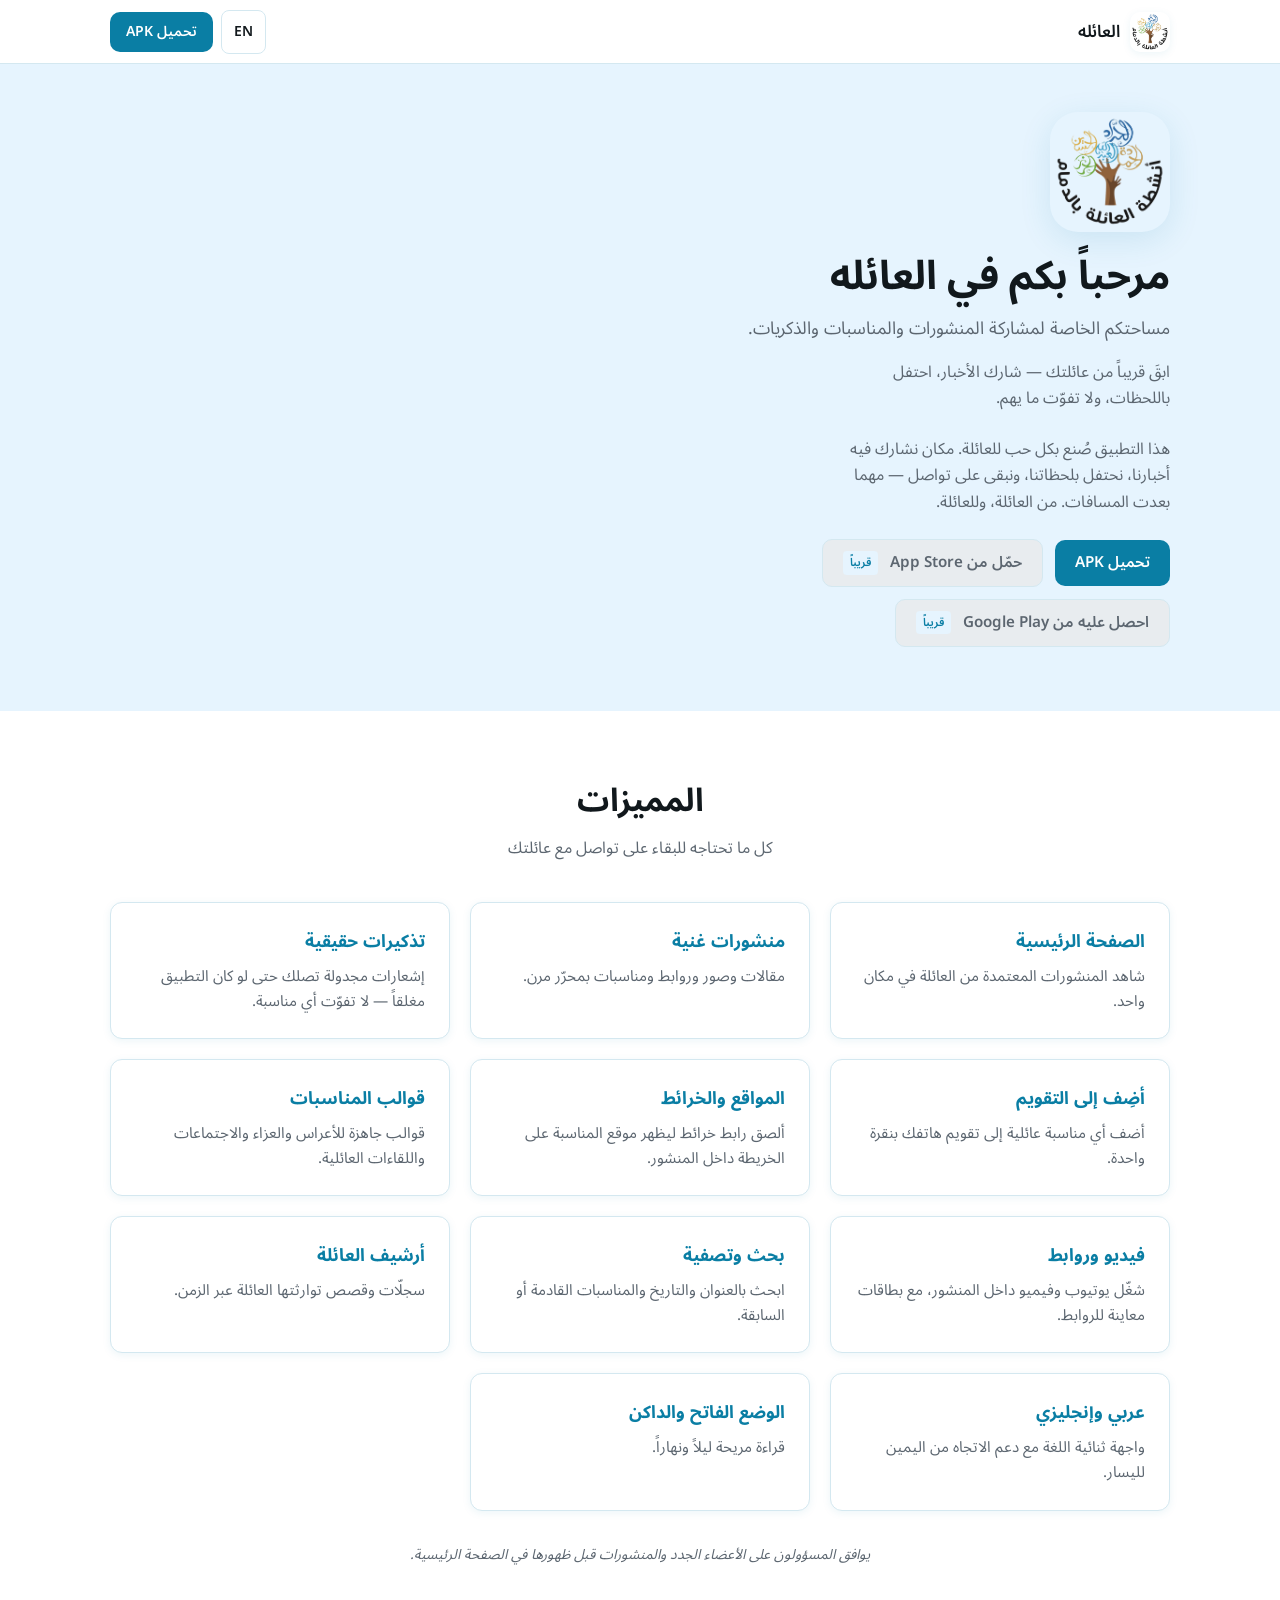
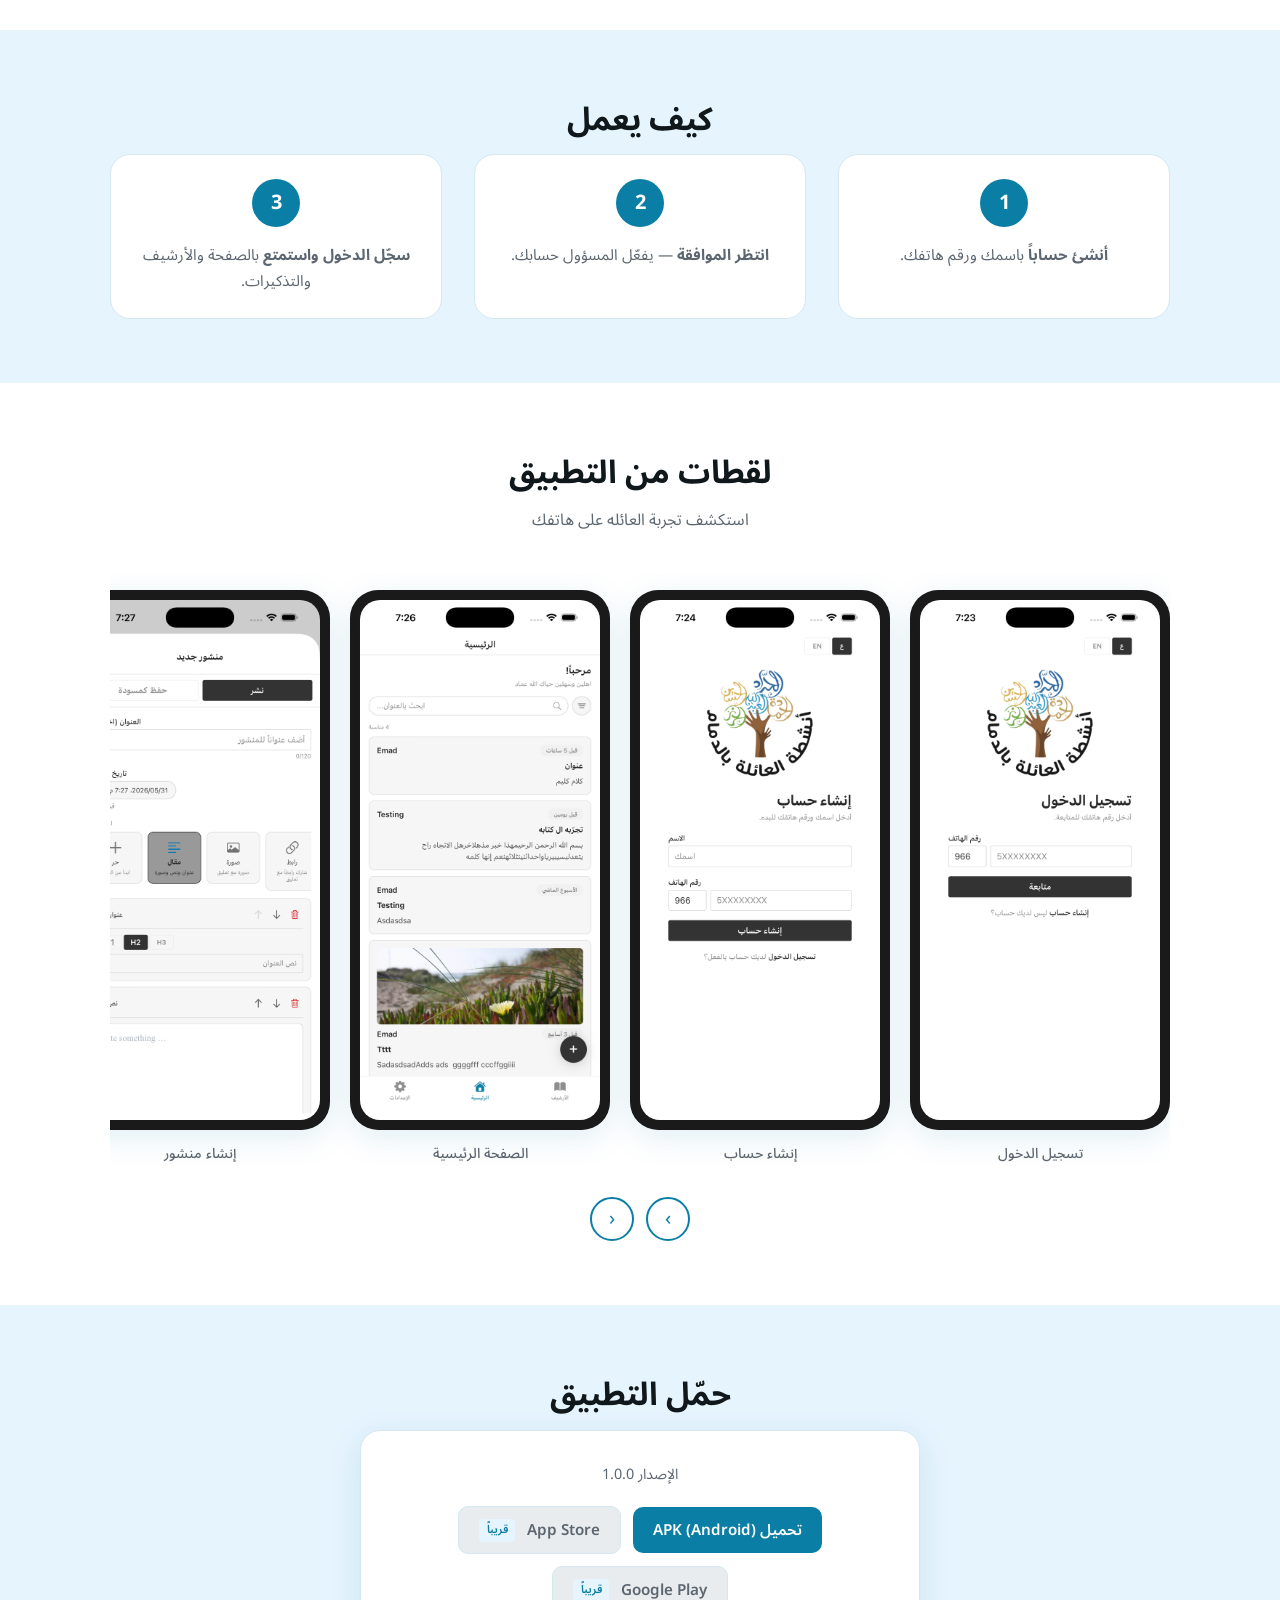
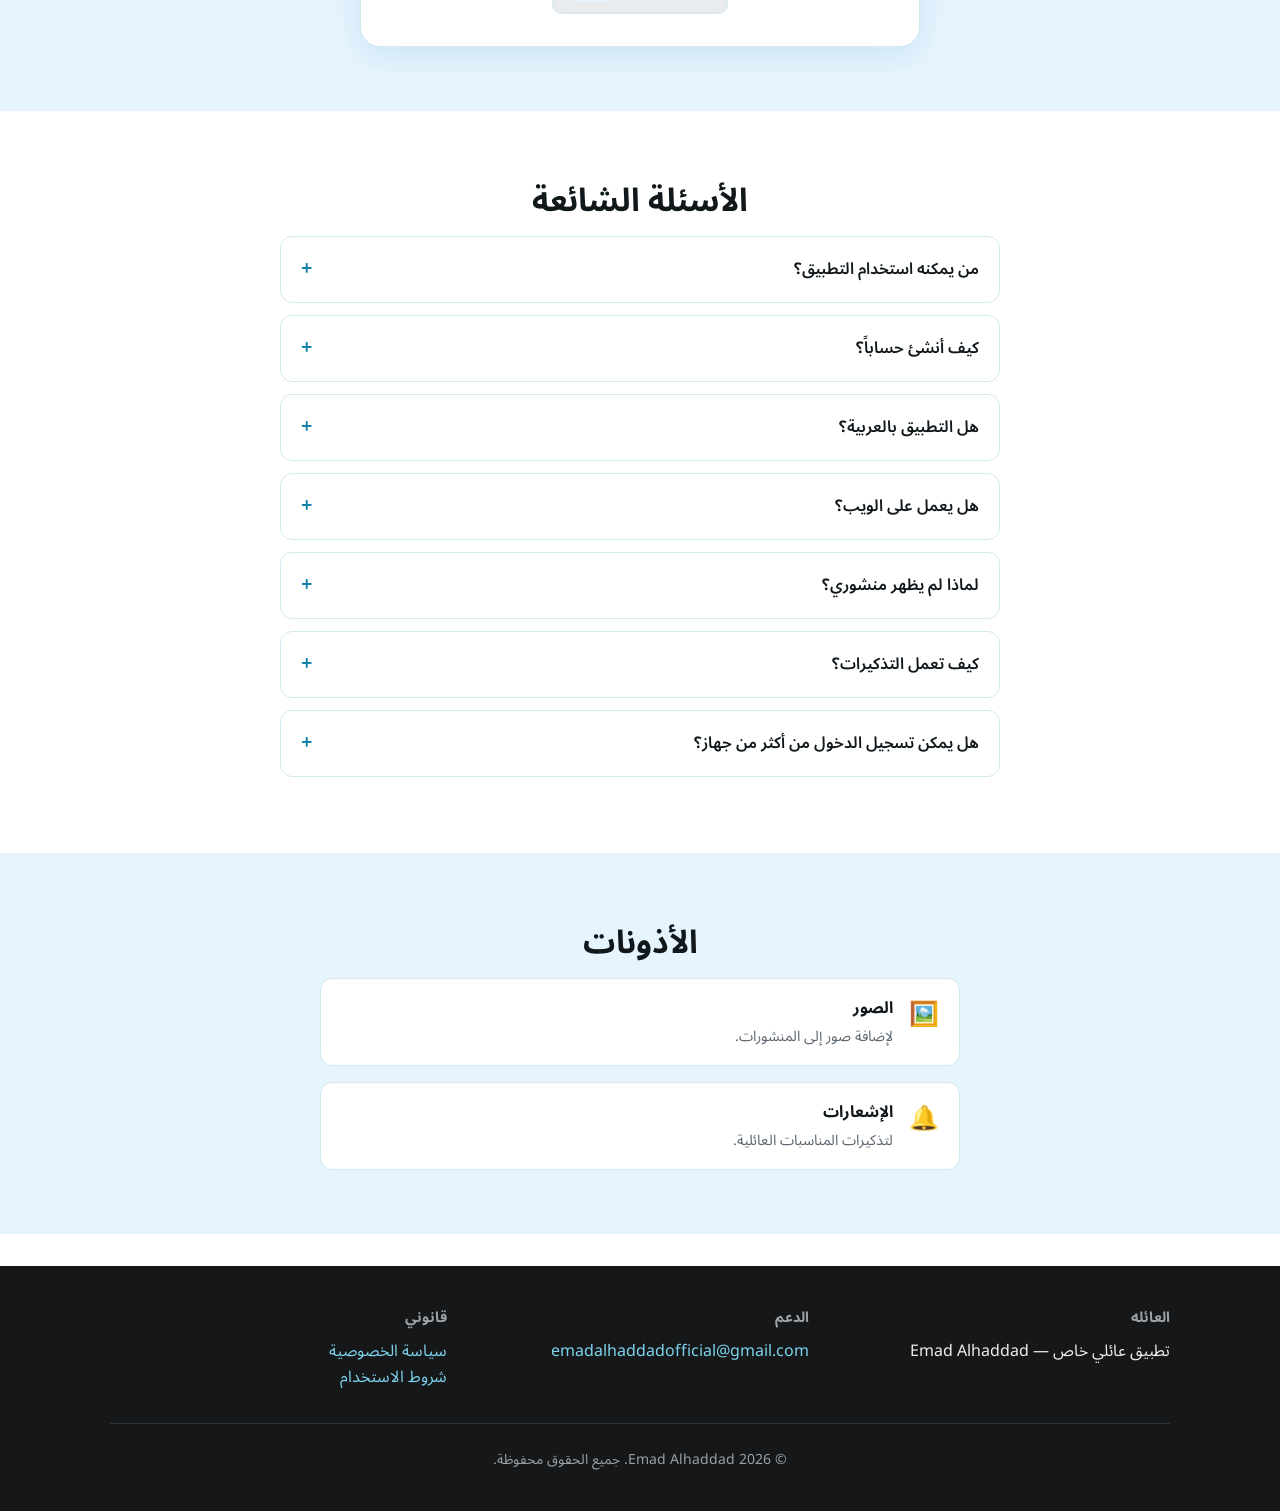
<file: family-app/index.html>
<!DOCTYPE html>
<html lang="ar" dir="rtl">

<head>
    <meta charset="UTF-8">
    <meta name="viewport" content="width=device-width, initial-scale=1.0">

    <title>العائله — تطبيق العائلة</title>
    <meta name="description" content="تطبيق عائلي خاص لمشاركة المنشورات والمناسبات والذكريات. متوفر لـ iOS و Android.">
    <meta name="keywords" content="family app, private social, Arabic family, مناسبات عائلية, تطبيق عائلة">
    <meta name="robots" content="index, follow">
    <link rel="canonical" href="https://emad-alhaddad.github.io/family-app/">

    <meta property="og:type" content="website">
    <meta property="og:url" content="https://emad-alhaddad.github.io/family-app/">
    <meta property="og:title" content="العائله">
    <meta property="og:description" content="تطبيق عائلي خاص لمشاركة المنشورات والمناسبات والذكريات. متوفر لـ iOS و Android.">
    <meta property="og:image" content="https://emad-alhaddad.github.io/assets/public/family-app/icon-light-mode.png">
    <meta property="og:locale" content="ar_SA">
    <meta property="og:locale:alternate" content="en_US">

    <meta name="twitter:card" content="summary_large_image">
    <meta name="twitter:title" content="العائله">
    <meta name="twitter:description" content="Private family app to share posts, events, and memories.">
    <meta name="twitter:image" content="https://emad-alhaddad.github.io/assets/public/family-app/icon-light-mode.png">

    <meta name="theme-color" content="#0a7ea4">
    <link rel="icon" type="image/png" href="../assets/public/family-app/icon-light-mode.png">

    <link rel="preconnect" href="https://fonts.googleapis.com">
    <link rel="preconnect" href="https://fonts.gstatic.com" crossorigin>
    <link href="https://fonts.googleapis.com/css2?family=Inter:wght@400;500;600;700&family=Noto+Sans+Arabic:wght@400;500;600;700&display=swap" rel="stylesheet">
    <link rel="stylesheet" href="family-app.css">

    <script type="application/ld+json">
    {
      "@context": "https://schema.org",
      "@type": "MobileApplication",
      "name": "العائله",
      "alternateName": "The Family",
      "operatingSystem": "iOS, Android",
      "applicationCategory": "SocialNetworkingApplication",
      "softwareVersion": "1.0.0",
      "description": "Private family app to share posts, events, and memories.",
      "downloadUrl": "https://emad-alhaddad.github.io/files/family-app.apk",
      "offers": {
        "@type": "Offer",
        "price": "0",
        "priceCurrency": "USD"
      }
    }
    </script>
</head>

<body>
    <header class="site-header">
        <div class="container">
            <a href="./" class="brand">
                <img src="../assets/public/family-app/icon-light-mode.png" alt="العائله" width="40" height="40">
                <span class="i18n i18n-active" data-lang="ar">العائله</span>
                <span class="i18n" data-lang="en" hidden>The Family</span>
            </a>
            <div class="header-actions">
                <button type="button" class="lang-toggle" data-lang-label="en" aria-label="Switch to English">EN</button>
                <a href="../files/family-app.apk" class="btn btn-primary btn-sm header-cta">
                    <span class="i18n i18n-active" data-lang="ar">تحميل APK</span>
                    <span class="i18n" data-lang="en" hidden>Download APK</span>
                </a>
            </div>
        </div>
    </header>

    <main>
        <section class="hero" id="top">
            <div class="container hero-inner">
                <div>
                    <img class="hero-icon" src="../assets/public/family-app/icon-light-mode.png"
                        alt="The Family app logo" width="120" height="120">
                    <h1>
                        <span class="i18n i18n-active" data-lang="ar">مرحباً بكم في <strong>العائله</strong></span>
                        <span class="i18n" data-lang="en" hidden>Welcome to <strong>العائله</strong></span>
                    </h1>
                    <p class="tagline">
                        <span class="i18n i18n-active" data-lang="ar">مساحتكم الخاصة لمشاركة المنشورات والمناسبات والذكريات.</span>
                        <span class="i18n" data-lang="en" hidden>Your private family feed for posts, events, and memories.</span>
                    </p>
                    <p class="about-text">
                        <span class="i18n i18n-active" data-lang="ar">ابقَ قريباً من عائلتك — شارك الأخبار، احتفل باللحظات، ولا تفوّت ما يهم.</span>
                        <span class="i18n" data-lang="en" hidden>Stay close to your family — share news, celebrate moments, and never miss what matters.</span>
                    </p>
                    <p class="about-text">
                        <span class="i18n i18n-active" data-lang="ar">هذا التطبيق صُنع بكل حب للعائلة. مكان نشارك فيه أخبارنا، نحتفل بلحظاتنا، ونبقى على تواصل — مهما بعدت المسافات. من العائلة، وللعائلة.</span>
                        <span class="i18n" data-lang="en" hidden>This app was made with love for the family. A place where we share our news, celebrate our moments, and stay connected — no matter the distance. From our family, to our family.</span>
                    </p>
                    <div class="cta-group store-row">
                        <a href="../files/family-app.apk" class="btn btn-primary">
                            <span class="i18n i18n-active" data-lang="ar">تحميل APK</span>
                            <span class="i18n" data-lang="en" hidden>Download APK</span>
                        </a>
                        <span class="btn btn-disabled" aria-disabled="true">
                            <span class="i18n i18n-active" data-lang="ar">حمّل من App Store</span>
                            <span class="i18n" data-lang="en" hidden>Download on the App Store</span>
                            <span class="badge-soon">
                                <span class="i18n i18n-active" data-lang="ar">قريباً</span>
                                <span class="i18n" data-lang="en" hidden>Soon</span>
                            </span>
                        </span>
                        <span class="btn btn-disabled" aria-disabled="true">
                            <span class="i18n i18n-active" data-lang="ar">احصل عليه من Google Play</span>
                            <span class="i18n" data-lang="en" hidden>Get it on Google Play</span>
                            <span class="badge-soon">
                                <span class="i18n i18n-active" data-lang="ar">قريباً</span>
                                <span class="i18n" data-lang="en" hidden>Soon</span>
                            </span>
                        </span>
                    </div>
                </div>
            </div>
        </section>

        <section class="section" id="features">
            <div class="container">
                <h2 class="section-title">
                    <span class="i18n i18n-active" data-lang="ar">المميزات</span>
                    <span class="i18n" data-lang="en" hidden>Features</span>
                </h2>
                <p class="section-subtitle">
                    <span class="i18n i18n-active" data-lang="ar">كل ما تحتاجه للبقاء على تواصل مع عائلتك</span>
                    <span class="i18n" data-lang="en" hidden>Everything you need to stay connected with your family</span>
                </p>
                <div class="features-grid">
                    <article class="feature-card">
                        <h3><span class="i18n i18n-active" data-lang="ar">الصفحة الرئيسية</span><span class="i18n" data-lang="en" hidden>Family feed</span></h3>
                        <p><span class="i18n i18n-active" data-lang="ar">شاهد المنشورات المعتمدة من العائلة في مكان واحد.</span><span class="i18n" data-lang="en" hidden>See approved posts from your family in one place.</span></p>
                    </article>
                    <article class="feature-card">
                        <h3><span class="i18n i18n-active" data-lang="ar">منشورات غنية</span><span class="i18n" data-lang="en" hidden>Rich posts</span></h3>
                        <p><span class="i18n i18n-active" data-lang="ar">مقالات وصور وروابط ومناسبات بمحرّر مرن.</span><span class="i18n" data-lang="en" hidden>Articles, photos, links, and events with a flexible block editor.</span></p>
                    </article>
                    <article class="feature-card">
                        <h3><span class="i18n i18n-active" data-lang="ar">تذكيرات حقيقية</span><span class="i18n" data-lang="en" hidden>Real reminders</span></h3>
                        <p><span class="i18n i18n-active" data-lang="ar">إشعارات مجدولة تصلك حتى لو كان التطبيق مغلقاً — لا تفوّت أي مناسبة.</span><span class="i18n" data-lang="en" hidden>Scheduled push notifications that fire even when the app is closed — never miss an event.</span></p>
                    </article>
                    <article class="feature-card">
                        <h3><span class="i18n i18n-active" data-lang="ar">أضِف إلى التقويم</span><span class="i18n" data-lang="en" hidden>Add to calendar</span></h3>
                        <p><span class="i18n i18n-active" data-lang="ar">أضف أي مناسبة عائلية إلى تقويم هاتفك بنقرة واحدة.</span><span class="i18n" data-lang="en" hidden>Add any family event to your phone's real calendar with one tap.</span></p>
                    </article>
                    <article class="feature-card">
                        <h3><span class="i18n i18n-active" data-lang="ar">المواقع والخرائط</span><span class="i18n" data-lang="en" hidden>Maps &amp; locations</span></h3>
                        <p><span class="i18n i18n-active" data-lang="ar">ألصق رابط خرائط ليظهر موقع المناسبة على الخريطة داخل المنشور.</span><span class="i18n" data-lang="en" hidden>Paste a maps link and the location renders as an inline map preview.</span></p>
                    </article>
                    <article class="feature-card">
                        <h3><span class="i18n i18n-active" data-lang="ar">قوالب المناسبات</span><span class="i18n" data-lang="en" hidden>Event templates</span></h3>
                        <p><span class="i18n i18n-active" data-lang="ar">قوالب جاهزة للأعراس والعزاء والاجتماعات واللقاءات العائلية.</span><span class="i18n" data-lang="en" hidden>Ready-made scaffolds for weddings, funerals, meetings, and gatherings.</span></p>
                    </article>
                    <article class="feature-card">
                        <h3><span class="i18n i18n-active" data-lang="ar">فيديو وروابط</span><span class="i18n" data-lang="en" hidden>Video &amp; link previews</span></h3>
                        <p><span class="i18n i18n-active" data-lang="ar">شغّل يوتيوب وفيميو داخل المنشور، مع بطاقات معاينة للروابط.</span><span class="i18n" data-lang="en" hidden>YouTube and Vimeo play inline, with rich preview cards for links.</span></p>
                    </article>
                    <article class="feature-card">
                        <h3><span class="i18n i18n-active" data-lang="ar">بحث وتصفية</span><span class="i18n" data-lang="en" hidden>Search &amp; filters</span></h3>
                        <p><span class="i18n i18n-active" data-lang="ar">ابحث بالعنوان والتاريخ والمناسبات القادمة أو السابقة.</span><span class="i18n" data-lang="en" hidden>Find posts by title, date range, and upcoming or past events.</span></p>
                    </article>
                    <article class="feature-card">
                        <h3><span class="i18n i18n-active" data-lang="ar">أرشيف العائلة</span><span class="i18n" data-lang="en" hidden>Family archive</span></h3>
                        <p><span class="i18n i18n-active" data-lang="ar">سجلّات وقصص توارثتها العائلة عبر الزمن.</span><span class="i18n" data-lang="en" hidden>Old scrolls and stories passed down through the family.</span></p>
                    </article>
                    <article class="feature-card">
                        <h3><span class="i18n i18n-active" data-lang="ar">عربي وإنجليزي</span><span class="i18n" data-lang="en" hidden>Arabic &amp; English</span></h3>
                        <p><span class="i18n i18n-active" data-lang="ar">واجهة ثنائية اللغة مع دعم الاتجاه من اليمين لليسار.</span><span class="i18n" data-lang="en" hidden>Full bilingual UI with RTL support for Arabic.</span></p>
                    </article>
                    <article class="feature-card">
                        <h3><span class="i18n i18n-active" data-lang="ar">الوضع الفاتح والداكن</span><span class="i18n" data-lang="en" hidden>Light &amp; dark mode</span></h3>
                        <p><span class="i18n i18n-active" data-lang="ar">قراءة مريحة ليلاً ونهاراً.</span><span class="i18n" data-lang="en" hidden>Comfortable reading day or night.</span></p>
                    </article>
                </div>
                <p class="admin-footnote">
                    <span class="i18n i18n-active" data-lang="ar">يوافق المسؤولون على الأعضاء الجدد والمنشورات قبل ظهورها في الصفحة الرئيسية.</span>
                    <span class="i18n" data-lang="en" hidden>Admins approve new members and posts before they appear on the feed.</span>
                </p>
            </div>
        </section>

        <section class="section section-alt" id="how-it-works">
            <div class="container">
                <h2 class="section-title">
                    <span class="i18n i18n-active" data-lang="ar">كيف يعمل</span>
                    <span class="i18n" data-lang="en" hidden>How it works</span>
                </h2>
                <div class="steps">
                    <div class="step">
                        <div class="step-num">1</div>
                        <p><span class="i18n i18n-active" data-lang="ar"><strong>أنشئ حساباً</strong> باسمك ورقم هاتفك.</span><span class="i18n" data-lang="en" hidden><strong>Create an account</strong> with your name and phone number.</span></p>
                    </div>
                    <div class="step">
                        <div class="step-num">2</div>
                        <p><span class="i18n i18n-active" data-lang="ar"><strong>انتظر الموافقة</strong> — يفعّل المسؤول حسابك.</span><span class="i18n" data-lang="en" hidden><strong>Wait for approval</strong> — a family admin activates your account.</span></p>
                    </div>
                    <div class="step">
                        <div class="step-num">3</div>
                        <p><span class="i18n i18n-active" data-lang="ar"><strong>سجّل الدخول واستمتع</strong> بالصفحة والأرشيف والتذكيرات.</span><span class="i18n" data-lang="en" hidden><strong>Sign in and enjoy</strong> the feed, archive, and reminders.</span></p>
                    </div>
                </div>
            </div>
        </section>

        <section class="section" id="screenshots">
            <div class="container">
                <h2 class="section-title">
                    <span class="i18n i18n-active" data-lang="ar">لقطات من التطبيق</span>
                    <span class="i18n" data-lang="en" hidden>App screenshots</span>
                </h2>
                <p class="section-subtitle">
                    <span class="i18n i18n-active" data-lang="ar">استكشف تجربة العائله على هاتفك</span>
                    <span class="i18n" data-lang="en" hidden>Explore The Family experience on your phone</span>
                </p>
                <div class="carousel-wrap">
                    <div class="carousel" role="region" aria-label="Screenshots">
                        <figure class="carousel-slide">
                            <div class="phone-frame">
                                <img src="../assets/public/family-app/Login.png" alt="" loading="lazy" width="240" height="520">
                            </div>
                            <figcaption class="carousel-caption"><span class="i18n i18n-active" data-lang="ar">تسجيل الدخول</span><span class="i18n" data-lang="en" hidden>Login</span></figcaption>
                        </figure>
                        <figure class="carousel-slide">
                            <div class="phone-frame">
                                <img src="../assets/public/family-app/sign-up.png" alt="" loading="lazy" width="240" height="520">
                            </div>
                            <figcaption class="carousel-caption"><span class="i18n i18n-active" data-lang="ar">إنشاء حساب</span><span class="i18n" data-lang="en" hidden>Sign up</span></figcaption>
                        </figure>
                        <figure class="carousel-slide">
                            <div class="phone-frame">
                                <img src="../assets/public/family-app/Home-feed.png" alt="" loading="lazy" width="240" height="520">
                            </div>
                            <figcaption class="carousel-caption"><span class="i18n i18n-active" data-lang="ar">الصفحة الرئيسية</span><span class="i18n" data-lang="en" hidden>Home feed</span></figcaption>
                        </figure>
                        <figure class="carousel-slide">
                            <div class="phone-frame">
                                <img src="../assets/public/family-app/Create-post.png" alt="" loading="lazy" width="240" height="520">
                            </div>
                            <figcaption class="carousel-caption"><span class="i18n i18n-active" data-lang="ar">إنشاء منشور</span><span class="i18n" data-lang="en" hidden>Create post</span></figcaption>
                        </figure>
                        <figure class="carousel-slide">
                            <div class="phone-frame">
                                <img src="../assets/public/family-app/Post-detail.png" alt="" loading="lazy" width="240" height="520">
                            </div>
                            <figcaption class="carousel-caption"><span class="i18n i18n-active" data-lang="ar">تفاصيل المنشور</span><span class="i18n" data-lang="en" hidden>Post detail</span></figcaption>
                        </figure>
                        <figure class="carousel-slide">
                            <div class="phone-frame">
                                <img src="../assets/public/family-app/Search-with-filters.png" alt="" loading="lazy" width="240" height="520">
                            </div>
                            <figcaption class="carousel-caption"><span class="i18n i18n-active" data-lang="ar">بحث وتصفية</span><span class="i18n" data-lang="en" hidden>Search &amp; filters</span></figcaption>
                        </figure>
                        <figure class="carousel-slide">
                            <div class="phone-frame">
                                <img src="../assets/public/family-app/Family-archive-tab.png" alt="" loading="lazy" width="240" height="520">
                            </div>
                            <figcaption class="carousel-caption"><span class="i18n i18n-active" data-lang="ar">أرشيف العائلة</span><span class="i18n" data-lang="en" hidden>Family archive</span></figcaption>
                        </figure>
                        <figure class="carousel-slide">
                            <div class="phone-frame">
                                <img src="../assets/public/family-app/Settings.png" alt="" loading="lazy" width="240" height="520">
                            </div>
                            <figcaption class="carousel-caption"><span class="i18n i18n-active" data-lang="ar">الإعدادات</span><span class="i18n" data-lang="en" hidden>Settings</span></figcaption>
                        </figure>
                    </div>
                    <div class="carousel-nav">
                        <button type="button" class="carousel-btn carousel-btn-prev" aria-label="Previous screenshot"><span class="sr-only">Previous</span></button>
                        <button type="button" class="carousel-btn carousel-btn-next" aria-label="Next screenshot"><span class="sr-only">Next</span></button>
                    </div>
                </div>
            </div>
        </section>

        <section class="section section-alt" id="download">
            <div class="container">
                <h2 class="section-title">
                    <span class="i18n i18n-active" data-lang="ar">حمّل التطبيق</span>
                    <span class="i18n" data-lang="en" hidden>Download the app</span>
                </h2>
                <div class="download-card">
                    <p class="download-version">
                        <span class="i18n i18n-active" data-lang="ar">الإصدار 1.0.0</span>
                        <span class="i18n" data-lang="en" hidden>Version 1.0.0</span>
                    </p>
                    <div class="cta-group store-row" style="justify-content: center;">
                        <a href="../files/family-app.apk" class="btn btn-primary">
                            <span class="i18n i18n-active" data-lang="ar">تحميل APK (Android)</span>
                            <span class="i18n" data-lang="en" hidden>Download APK (Android)</span>
                        </a>
                        <span class="btn btn-disabled" aria-disabled="true">
                            <span class="i18n i18n-active" data-lang="ar">App Store</span>
                            <span class="i18n" data-lang="en" hidden>App Store</span>
                            <span class="badge-soon"><span class="i18n i18n-active" data-lang="ar">قريباً</span><span class="i18n" data-lang="en" hidden>Soon</span></span>
                        </span>
                        <span class="btn btn-disabled" aria-disabled="true">
                            <span class="i18n i18n-active" data-lang="ar">Google Play</span>
                            <span class="i18n" data-lang="en" hidden>Google Play</span>
                            <span class="badge-soon"><span class="i18n i18n-active" data-lang="ar">قريباً</span><span class="i18n" data-lang="en" hidden>Soon</span></span>
                        </span>
                    </div>
                </div>
            </div>
        </section>

        <section class="section" id="faq">
            <div class="container">
                <h2 class="section-title">
                    <span class="i18n i18n-active" data-lang="ar">الأسئلة الشائعة</span>
                    <span class="i18n" data-lang="en" hidden>FAQ</span>
                </h2>
                <div class="faq-list">
                    <details class="faq-item">
                        <summary><span class="i18n i18n-active" data-lang="ar">من يمكنه استخدام التطبيق؟</span><span class="i18n" data-lang="en" hidden>Who can use the app?</span></summary>
                        <div class="faq-answer"><span class="i18n i18n-active" data-lang="ar">أفراد العائلة فقط بعد موافقة المسؤول على الحساب.</span><span class="i18n" data-lang="en" hidden>Only family members approved by an administrator after sign-up.</span></div>
                    </details>
                    <details class="faq-item">
                        <summary><span class="i18n i18n-active" data-lang="ar">كيف أنشئ حساباً؟</span><span class="i18n" data-lang="en" hidden>How do I sign up?</span></summary>
                        <div class="faq-answer"><span class="i18n i18n-active" data-lang="ar">أدخل اسمك ورقم هاتفك في التطبيق، ثم ينتظر الحساب تفعيل المسؤول.</span><span class="i18n" data-lang="en" hidden>Enter your name and phone number in the app. An admin will approve your account before you can sign in.</span></div>
                    </details>
                    <details class="faq-item">
                        <summary><span class="i18n i18n-active" data-lang="ar">هل التطبيق بالعربية؟</span><span class="i18n" data-lang="en" hidden>Is the app in Arabic?</span></summary>
                        <div class="faq-answer"><span class="i18n i18n-active" data-lang="ar">نعم — عربي وإنجليزي مع دعم كامل للاتجاه من اليمين لليسار.</span><span class="i18n" data-lang="en" hidden>Yes — Arabic and English, with full RTL support for Arabic.</span></div>
                    </details>
                    <details class="faq-item">
                        <summary><span class="i18n i18n-active" data-lang="ar">هل يعمل على الويب؟</span><span class="i18n" data-lang="en" hidden>Can I use it on the web?</span></summary>
                        <div class="faq-answer"><span class="i18n i18n-active" data-lang="ar">هذا الموقع للمعلومات والتحميل. التجربة الكاملة في تطبيق iOS و Android.</span><span class="i18n" data-lang="en" hidden>The public website is for information and downloads. The experience is the native iOS and Android app.</span></div>
                    </details>
                    <details class="faq-item">
                        <summary><span class="i18n i18n-active" data-lang="ar">لماذا لم يظهر منشوري؟</span><span class="i18n" data-lang="en" hidden>Why was my post not visible?</span></summary>
                        <div class="faq-answer"><span class="i18n i18n-active" data-lang="ar">تمر المنشورات بموافقة المسؤول قبل الظهور في الصفحة الرئيسية.</span><span class="i18n" data-lang="en" hidden>Posts are reviewed by an admin before they appear on the home feed.</span></div>
                    </details>
                    <details class="faq-item">
                        <summary><span class="i18n i18n-active" data-lang="ar">كيف تعمل التذكيرات؟</span><span class="i18n" data-lang="en" hidden>How do reminders work?</span></summary>
                        <div class="faq-answer"><span class="i18n i18n-active" data-lang="ar">للمنشورات التي تحتوي تاريخ حدث، يمكنك جدولة إشعارات (يتطلب إذن الإشعارات).</span><span class="i18n" data-lang="en" hidden>On posts with an event date, you can schedule notifications (requires notification permission).</span></div>
                    </details>
                    <details class="faq-item">
                        <summary><span class="i18n i18n-active" data-lang="ar">هل يمكن تسجيل الدخول من أكثر من جهاز؟</span><span class="i18n" data-lang="en" hidden>Can I sign in on multiple devices?</span></summary>
                        <div class="faq-answer"><span class="i18n i18n-active" data-lang="ar">حساب واحد يمكن تسجيل دخوله على جهاز واحد فقط.</span><span class="i18n" data-lang="en" hidden>One account can be signed in on one device at a time.</span></div>
                    </details>
                </div>
            </div>
        </section>

        <section class="section section-alt" id="permissions">
            <div class="container">
                <h2 class="section-title">
                    <span class="i18n i18n-active" data-lang="ar">الأذونات</span>
                    <span class="i18n" data-lang="en" hidden>App permissions</span>
                </h2>
                <div class="permissions-list">
                    <div class="permission-item">
                        <span class="permission-icon" aria-hidden="true">🖼️</span>
                        <div>
                            <h4><span class="i18n i18n-active" data-lang="ar">الصور</span><span class="i18n" data-lang="en" hidden>Photos</span></h4>
                            <p><span class="i18n i18n-active" data-lang="ar">لإضافة صور إلى المنشورات.</span><span class="i18n" data-lang="en" hidden>Add images to posts.</span></p>
                        </div>
                    </div>
                    <div class="permission-item">
                        <span class="permission-icon" aria-hidden="true">🔔</span>
                        <div>
                            <h4><span class="i18n i18n-active" data-lang="ar">الإشعارات</span><span class="i18n" data-lang="en" hidden>Notifications</span></h4>
                            <p><span class="i18n i18n-active" data-lang="ar">لتذكيرات المناسبات العائلية.</span><span class="i18n" data-lang="en" hidden>Event reminders.</span></p>
                        </div>
                    </div>
                </div>
            </div>
        </section>
    </main>

    <footer class="site-footer">
        <div class="container">
            <div class="footer-grid">
                <div>
                    <h4><span class="i18n i18n-active" data-lang="ar">العائله</span><span class="i18n" data-lang="en" hidden>The Family</span></h4>
                    <p><span class="i18n i18n-active" data-lang="ar">تطبيق عائلي خاص — Emad Alhaddad</span><span class="i18n" data-lang="en" hidden>Private family app — Emad Alhaddad</span></p>
                </div>
                <div>
                    <h4><span class="i18n i18n-active" data-lang="ar">الدعم</span><span class="i18n" data-lang="en" hidden>Support</span></h4>
                    <p><a href="mailto:emadalhaddadofficial@gmail.com">emadalhaddadofficial@gmail.com</a></p>
                </div>
                <div>
                    <h4><span class="i18n i18n-active" data-lang="ar">قانوني</span><span class="i18n" data-lang="en" hidden>Legal</span></h4>
                    <p><a href="privacy/"><span class="i18n i18n-active" data-lang="ar">سياسة الخصوصية</span><span class="i18n" data-lang="en" hidden>Privacy Policy</span></a></p>
                    <p><a href="terms/"><span class="i18n i18n-active" data-lang="ar">شروط الاستخدام</span><span class="i18n" data-lang="en" hidden>Terms of Use</span></a></p>
                </div>
            </div>
            <p class="footer-bottom">© 2026 Emad Alhaddad. <span class="i18n i18n-active" data-lang="ar">جميع الحقوق محفوظة.</span><span class="i18n" data-lang="en" hidden>All rights reserved.</span></p>
        </div>
    </footer>

    <script src="family-app.js"></script>
</body>

</html>
</file>
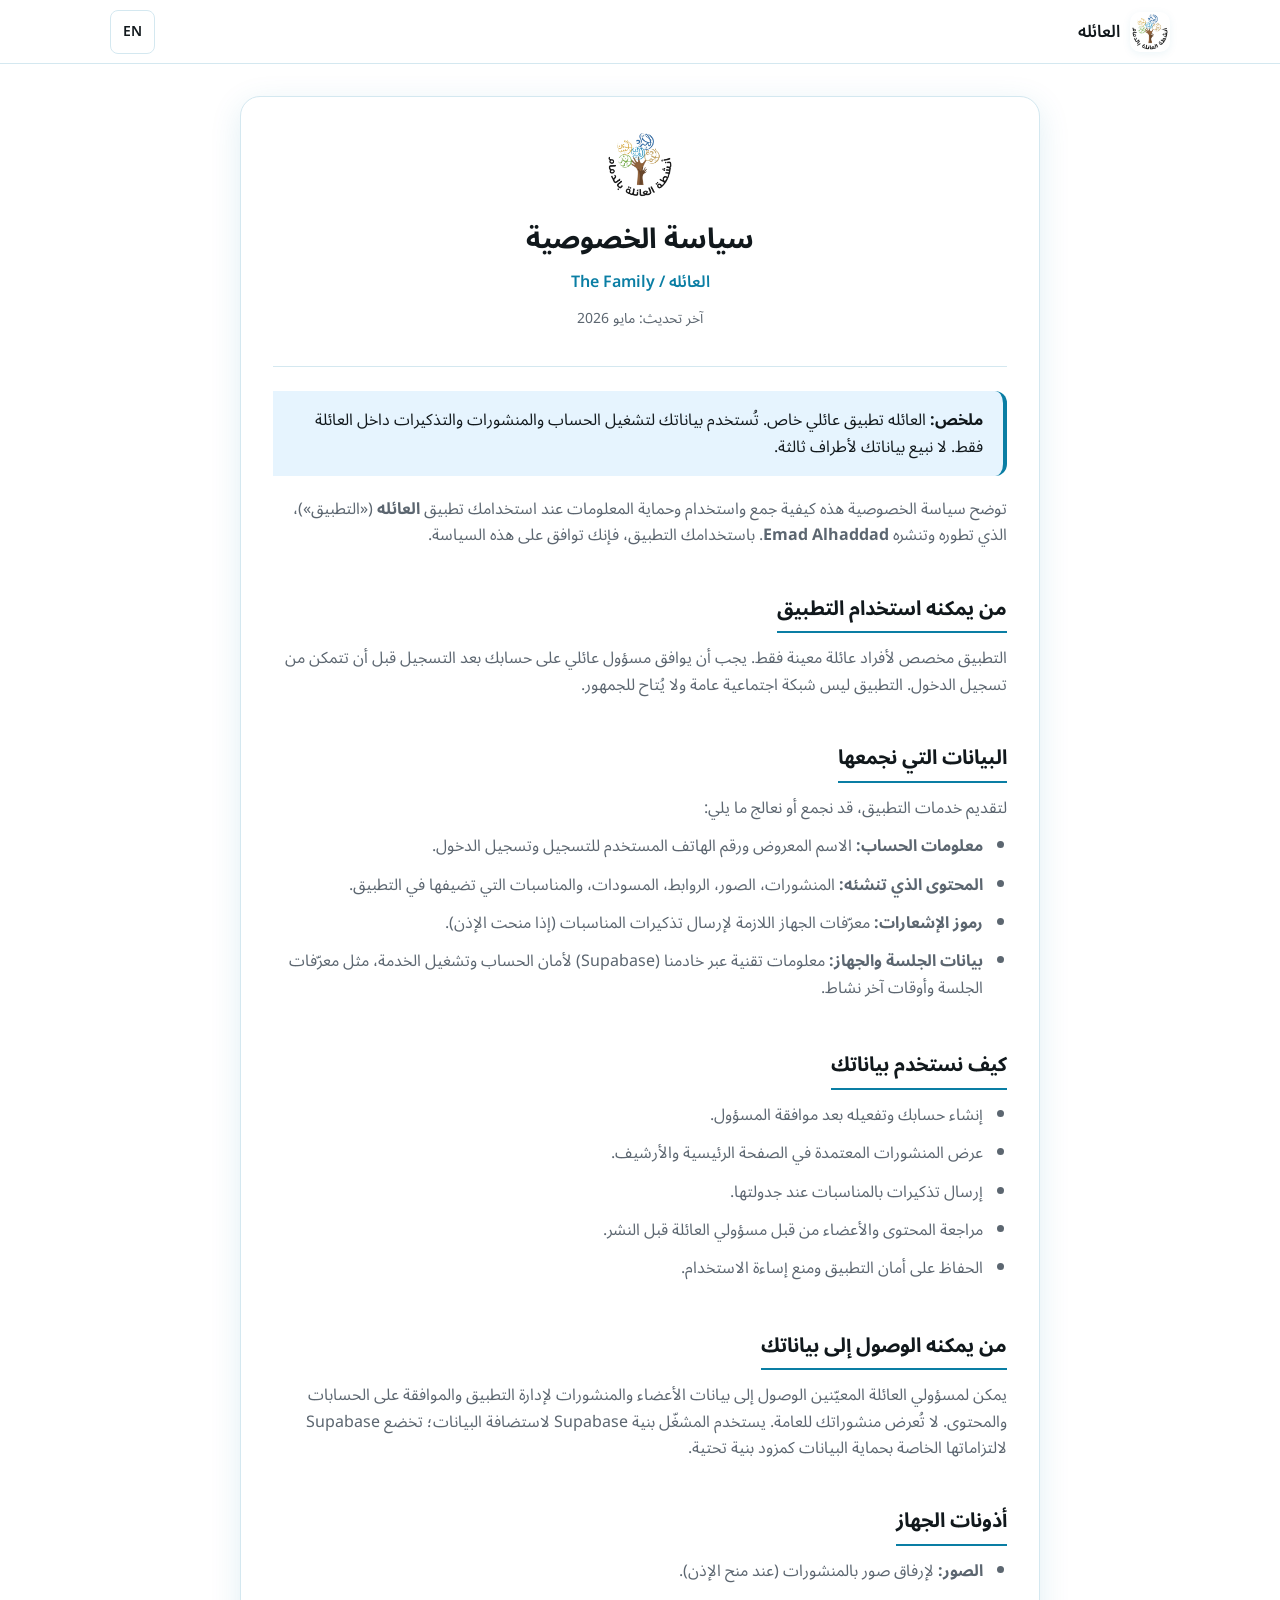
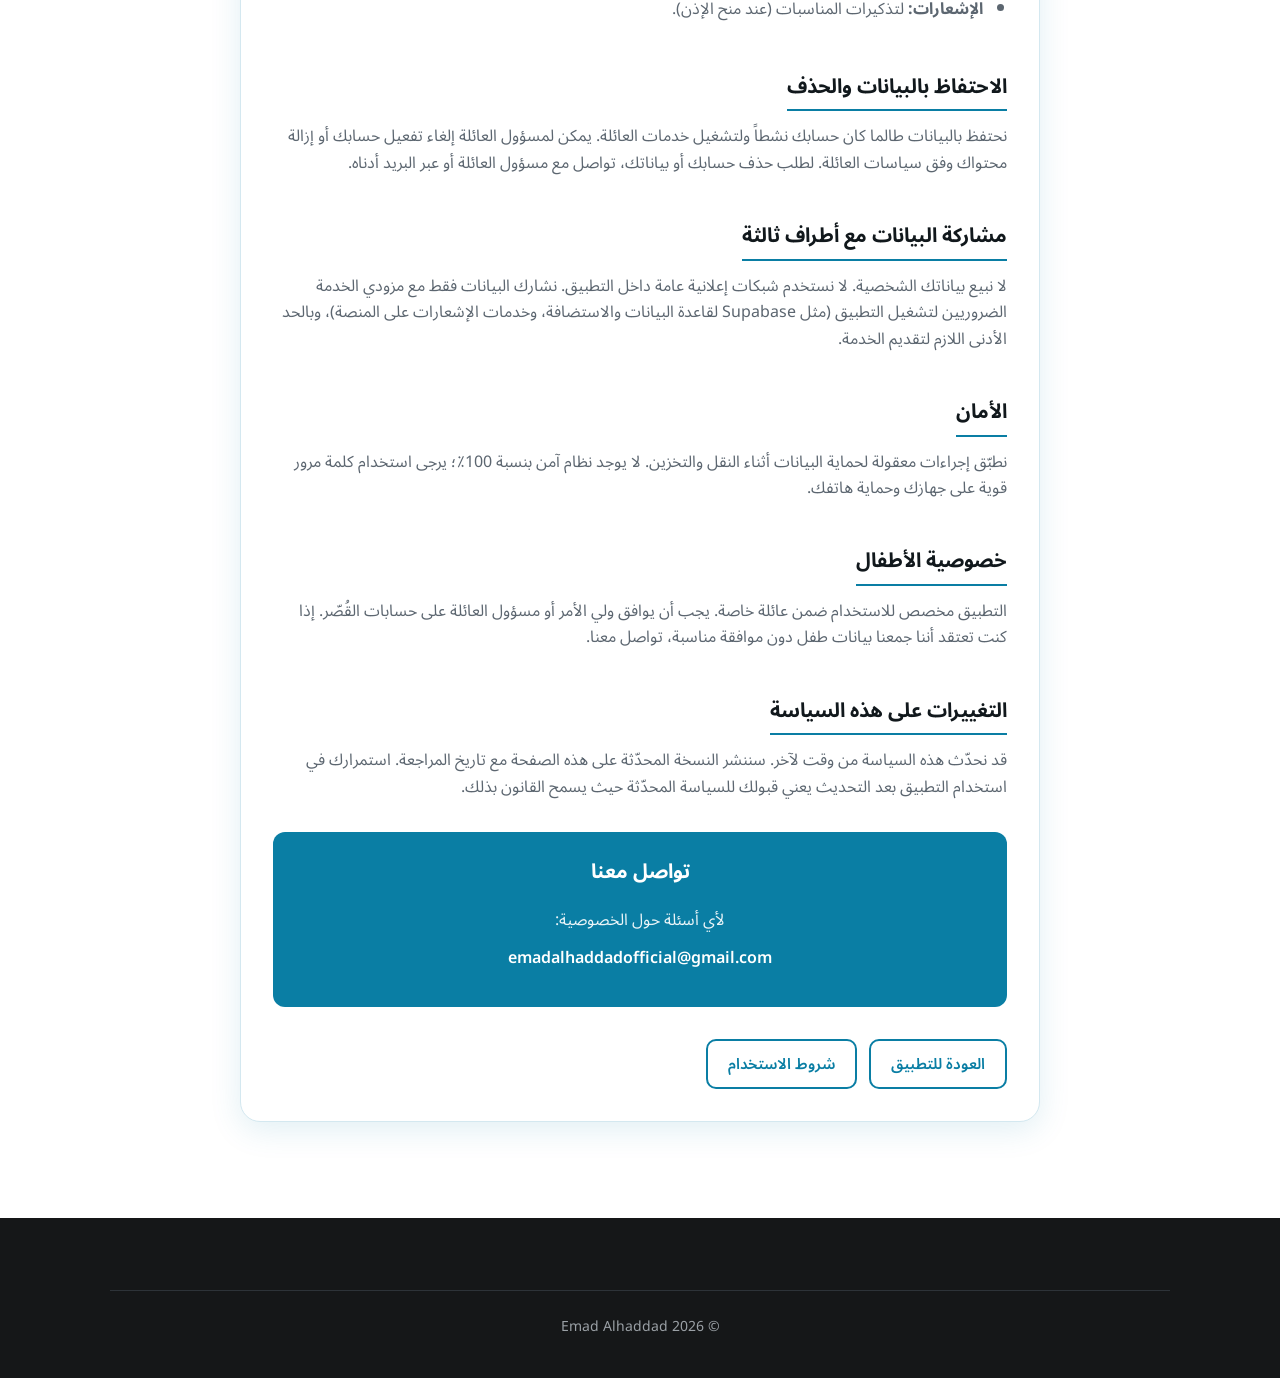
<file: family-app/privacy/index.html>
<!DOCTYPE html>
<html lang="ar" dir="rtl">

<head>
    <meta charset="UTF-8">
    <meta name="viewport" content="width=device-width, initial-scale=1.0">
    <title>سياسة الخصوصية — العائله</title>
    <meta name="description" content="سياسة الخصوصية لتطبيق العائله — تطبيق عائلي خاص.">
    <link rel="canonical" href="https://emad-alhaddad.github.io/family-app/privacy">
    <link rel="icon" type="image/png" href="../../assets/public/family-app/icon-light-mode.png">
    <link rel="preconnect" href="https://fonts.googleapis.com">
    <link rel="preconnect" href="https://fonts.gstatic.com" crossorigin>
    <link href="https://fonts.googleapis.com/css2?family=Inter:wght@400;500;600;700&family=Noto+Sans+Arabic:wght@400;500;600;700&display=swap" rel="stylesheet">
    <link rel="stylesheet" href="../family-app.css">
</head>

<body>
    <header class="site-header">
        <div class="container">
            <a href="../" class="brand">
                <img src="../../assets/public/family-app/icon-light-mode.png" alt="العائله" width="40" height="40">
                <span class="i18n i18n-active" data-lang="ar">العائله</span>
                <span class="i18n" data-lang="en" hidden>The Family</span>
            </a>
            <div class="header-actions">
                <button type="button" class="lang-toggle" data-lang-label="en" aria-label="Switch to English">EN</button>
            </div>
        </div>
    </header>

    <main class="legal-page">
        <div class="container">
            <article class="legal-card legal-prose">
                <header class="legal-header">
                    <img src="../../assets/public/family-app/icon-light-mode.png" alt="The Family app logo" width="72" height="72">
                    <h1>
                        <span class="i18n i18n-active" data-lang="ar">سياسة الخصوصية</span>
                        <span class="i18n" data-lang="en" hidden>Privacy Policy</span>
                    </h1>
                    <p class="app-name">العائله / The Family</p>
                    <p class="last-updated">
                        <span class="i18n i18n-active" data-lang="ar">آخر تحديث: مايو 2026</span>
                        <span class="i18n" data-lang="en" hidden>Last updated: May 2026</span>
                    </p>
                </header>

                <div class="highlight-box">
                    <p>
                        <span class="i18n i18n-active" data-lang="ar"><strong>ملخص:</strong> العائله تطبيق عائلي خاص. تُستخدم بياناتك لتشغيل الحساب والمنشورات والتذكيرات داخل العائلة فقط. لا نبيع بياناتك لأطراف ثالثة.</span>
                        <span class="i18n" data-lang="en" hidden><strong>Summary:</strong> The Family is a private family app. Your data is used to run your account, posts, and reminders within the family only. We do not sell your data to third parties.</span>
                    </p>
                </div>

                <p>
                    <span class="i18n i18n-active" data-lang="ar">توضح سياسة الخصوصية هذه كيفية جمع واستخدام وحماية المعلومات عند استخدامك تطبيق <strong>العائله</strong> («التطبيق»)، الذي تطوره وتنشره <strong>Emad Alhaddad</strong>. باستخدامك التطبيق، فإنك توافق على هذه السياسة.</span>
                    <span class="i18n" data-lang="en" hidden>This Privacy Policy explains how information is collected, used, and protected when you use <strong>The Family</strong> (العائله) (“the App”), developed and published by <strong>Emad Alhaddad</strong>. By using the App, you agree to this policy.</span>
                </p>

                <h2><span class="i18n i18n-active" data-lang="ar">من يمكنه استخدام التطبيق</span><span class="i18n" data-lang="en" hidden>Who can use the App</span></h2>
                <p>
                    <span class="i18n i18n-active" data-lang="ar">التطبيق مخصص لأفراد عائلة معينة فقط. يجب أن يوافق مسؤول عائلي على حسابك بعد التسجيل قبل أن تتمكن من تسجيل الدخول. التطبيق ليس شبكة اجتماعية عامة ولا يُتاح للجمهور.</span>
                    <span class="i18n" data-lang="en" hidden>The App is intended only for members of a specific family group. A family administrator must approve your account after registration before you can sign in. The App is not a public social network.</span>
                </p>

                <h2><span class="i18n i18n-active" data-lang="ar">البيانات التي نجمعها</span><span class="i18n" data-lang="en" hidden>Data we collect</span></h2>
                <p><span class="i18n i18n-active" data-lang="ar">لتقديم خدمات التطبيق، قد نجمع أو نعالج ما يلي:</span><span class="i18n" data-lang="en" hidden>To provide the App’s services, we may collect or process the following:</span></p>
                <ul>
                    <li><span class="i18n i18n-active" data-lang="ar"><strong>معلومات الحساب:</strong> الاسم المعروض ورقم الهاتف المستخدم للتسجيل وتسجيل الدخول.</span><span class="i18n" data-lang="en" hidden><strong>Account information:</strong> display name and phone number used for sign-up and sign-in.</span></li>
                    <li><span class="i18n i18n-active" data-lang="ar"><strong>المحتوى الذي تنشئه:</strong> المنشورات، الصور، الروابط، المسودات، والمناسبات التي تضيفها في التطبيق.</span><span class="i18n" data-lang="en" hidden><strong>User-generated content:</strong> posts, images, links, drafts, and events you add in the App.</span></li>
                    <li><span class="i18n i18n-active" data-lang="ar"><strong>رموز الإشعارات:</strong> معرّفات الجهاز اللازمة لإرسال تذكيرات المناسبات (إذا منحت الإذن).</span><span class="i18n" data-lang="en" hidden><strong>Push notification tokens:</strong> device tokens needed to send event reminders (if you grant permission).</span></li>
                    <li><span class="i18n i18n-active" data-lang="ar"><strong>بيانات الجلسة والجهاز:</strong> معلومات تقنية عبر خادمنا (Supabase) لأمان الحساب وتشغيل الخدمة، مثل معرّفات الجلسة وأوقات آخر نشاط.</span><span class="i18n" data-lang="en" hidden><strong>Device and session data:</strong> technical information via our backend (Supabase) for account security and service operation, such as session identifiers and last activity timestamps.</span></li>
                </ul>

                <h2><span class="i18n i18n-active" data-lang="ar">كيف نستخدم بياناتك</span><span class="i18n" data-lang="en" hidden>How we use your data</span></h2>
                <ul>
                    <li><span class="i18n i18n-active" data-lang="ar">إنشاء حسابك وتفعيله بعد موافقة المسؤول.</span><span class="i18n" data-lang="en" hidden>Create and activate your account after admin approval.</span></li>
                    <li><span class="i18n i18n-active" data-lang="ar">عرض المنشورات المعتمدة في الصفحة الرئيسية والأرشيف.</span><span class="i18n" data-lang="en" hidden>Display approved posts on the home feed and archive.</span></li>
                    <li><span class="i18n i18n-active" data-lang="ar">إرسال تذكيرات بالمناسبات عند جدولتها.</span><span class="i18n" data-lang="en" hidden>Send event reminders when you schedule them.</span></li>
                    <li><span class="i18n i18n-active" data-lang="ar">مراجعة المحتوى والأعضاء من قبل مسؤولي العائلة قبل النشر.</span><span class="i18n" data-lang="en" hidden>Allow family admins to review members and content before publication.</span></li>
                    <li><span class="i18n i18n-active" data-lang="ar">الحفاظ على أمان التطبيق ومنع إساءة الاستخدام.</span><span class="i18n" data-lang="en" hidden>Maintain App security and prevent misuse.</span></li>
                </ul>

                <h2><span class="i18n i18n-active" data-lang="ar">من يمكنه الوصول إلى بياناتك</span><span class="i18n" data-lang="en" hidden>Who can access your data</span></h2>
                <p>
                    <span class="i18n i18n-active" data-lang="ar">يمكن لمسؤولي العائلة المعيّنين الوصول إلى بيانات الأعضاء والمنشورات لإدارة التطبيق والموافقة على الحسابات والمحتوى. لا تُعرض منشوراتك للعامة. يستخدم المشغّل بنية Supabase لاستضافة البيانات؛ تخضع Supabase لالتزاماتها الخاصة بحماية البيانات كمزود بنية تحتية.</span>
                    <span class="i18n" data-lang="en" hidden>Designated family administrators can access member and post data to manage the App and approve accounts and content. Your posts are not shown to the public. The operator uses Supabase to host data; Supabase is subject to its own data protection obligations as an infrastructure provider.</span>
                </p>

                <h2><span class="i18n i18n-active" data-lang="ar">أذونات الجهاز</span><span class="i18n" data-lang="en" hidden>Device permissions</span></h2>
                <ul>
                    <li><span class="i18n i18n-active" data-lang="ar"><strong>الصور:</strong> لإرفاق صور بالمنشورات (عند منح الإذن).</span><span class="i18n" data-lang="en" hidden><strong>Photos:</strong> to attach images to posts (when you grant permission).</span></li>
                    <li><span class="i18n i18n-active" data-lang="ar"><strong>الإشعارات:</strong> لتذكيرات المناسبات (عند منح الإذن).</span><span class="i18n" data-lang="en" hidden><strong>Notifications:</strong> for event reminders (when you grant permission).</span></li>
                </ul>

                <h2><span class="i18n i18n-active" data-lang="ar">الاحتفاظ بالبيانات والحذف</span><span class="i18n" data-lang="en" hidden>Retention and deletion</span></h2>
                <p>
                    <span class="i18n i18n-active" data-lang="ar">نحتفظ بالبيانات طالما كان حسابك نشطاً ولتشغيل خدمات العائلة. يمكن لمسؤول العائلة إلغاء تفعيل حسابك أو إزالة محتواك وفق سياسات العائلة. لطلب حذف حسابك أو بياناتك، تواصل مع مسؤول العائلة أو عبر البريد أدناه.</span>
                    <span class="i18n" data-lang="en" hidden>We retain data while your account is active and as needed to operate family services. A family admin may deactivate your account or remove your content according to family policies. To request deletion of your account or data, contact your family admin or use the email below.</span>
                </p>

                <h2><span class="i18n i18n-active" data-lang="ar">مشاركة البيانات مع أطراف ثالثة</span><span class="i18n" data-lang="en" hidden>Sharing with third parties</span></h2>
                <p>
                    <span class="i18n i18n-active" data-lang="ar">لا نبيع بياناتك الشخصية. لا نستخدم شبكات إعلانية عامة داخل التطبيق. نشارك البيانات فقط مع مزودي الخدمة الضروريين لتشغيل التطبيق (مثل Supabase لقاعدة البيانات والاستضافة، وخدمات الإشعارات على المنصة)، وبالحد الأدنى اللازم لتقديم الخدمة.</span>
                    <span class="i18n" data-lang="en" hidden>We do not sell your personal data. We do not use public advertising networks in the App. Data is shared only with service providers necessary to operate the App (such as Supabase for database hosting and platform push notification services), and only to the extent required to provide the service.</span>
                </p>

                <h2><span class="i18n i18n-active" data-lang="ar">الأمان</span><span class="i18n" data-lang="en" hidden>Security</span></h2>
                <p>
                    <span class="i18n i18n-active" data-lang="ar">نطبّق إجراءات معقولة لحماية البيانات أثناء النقل والتخزين. لا يوجد نظام آمن بنسبة 100٪؛ يرجى استخدام كلمة مرور قوية على جهازك وحماية هاتفك.</span>
                    <span class="i18n" data-lang="en" hidden>We apply reasonable measures to protect data in transit and at rest. No system is 100% secure; please use a strong device passcode and protect your phone.</span>
                </p>

                <h2><span class="i18n i18n-active" data-lang="ar">خصوصية الأطفال</span><span class="i18n" data-lang="en" hidden>Children's privacy</span></h2>
                <p>
                    <span class="i18n i18n-active" data-lang="ar">التطبيق مخصص للاستخدام ضمن عائلة خاصة. يجب أن يوافق ولي الأمر أو مسؤول العائلة على حسابات القُصّر. إذا كنت تعتقد أننا جمعنا بيانات طفل دون موافقة مناسبة، تواصل معنا.</span>
                    <span class="i18n" data-lang="en" hidden>The App is for use within a private family. A parent or family admin should approve accounts for minors. If you believe we collected a child’s data without appropriate consent, contact us.</span>
                </p>

                <h2><span class="i18n i18n-active" data-lang="ar">التغييرات على هذه السياسة</span><span class="i18n" data-lang="en" hidden>Changes to this policy</span></h2>
                <p>
                    <span class="i18n i18n-active" data-lang="ar">قد نحدّث هذه السياسة من وقت لآخر. سننشر النسخة المحدّثة على هذه الصفحة مع تاريخ المراجعة. استمرارك في استخدام التطبيق بعد التحديث يعني قبولك للسياسة المحدّثة حيث يسمح القانون بذلك.</span>
                    <span class="i18n" data-lang="en" hidden>We may update this policy from time to time. We will post the updated version on this page with a revision date. Continued use of the App after an update means you accept the updated policy where permitted by law.</span>
                </p>

                <div class="contact-box">
                    <h2><span class="i18n i18n-active" data-lang="ar">تواصل معنا</span><span class="i18n" data-lang="en" hidden>Contact us</span></h2>
                    <p><span class="i18n i18n-active" data-lang="ar">لأي أسئلة حول الخصوصية:</span><span class="i18n" data-lang="en" hidden>For privacy questions:</span></p>
                    <p><a href="mailto:emadalhaddadofficial@gmail.com">emadalhaddadofficial@gmail.com</a></p>
                </div>

                <nav class="legal-nav">
                    <a href="../" class="btn btn-outline"><span class="i18n i18n-active" data-lang="ar">العودة للتطبيق</span><span class="i18n" data-lang="en" hidden>Back to app page</span></a>
                    <a href="../terms/" class="btn btn-outline"><span class="i18n i18n-active" data-lang="ar">شروط الاستخدام</span><span class="i18n" data-lang="en" hidden>Terms of Use</span></a>
                </nav>
            </article>
        </div>
    </main>

    <footer class="site-footer">
        <div class="container">
            <p class="footer-bottom">© 2026 Emad Alhaddad</p>
        </div>
    </footer>

    <script src="../family-app.js"></script>
</body>

</html>
</file>
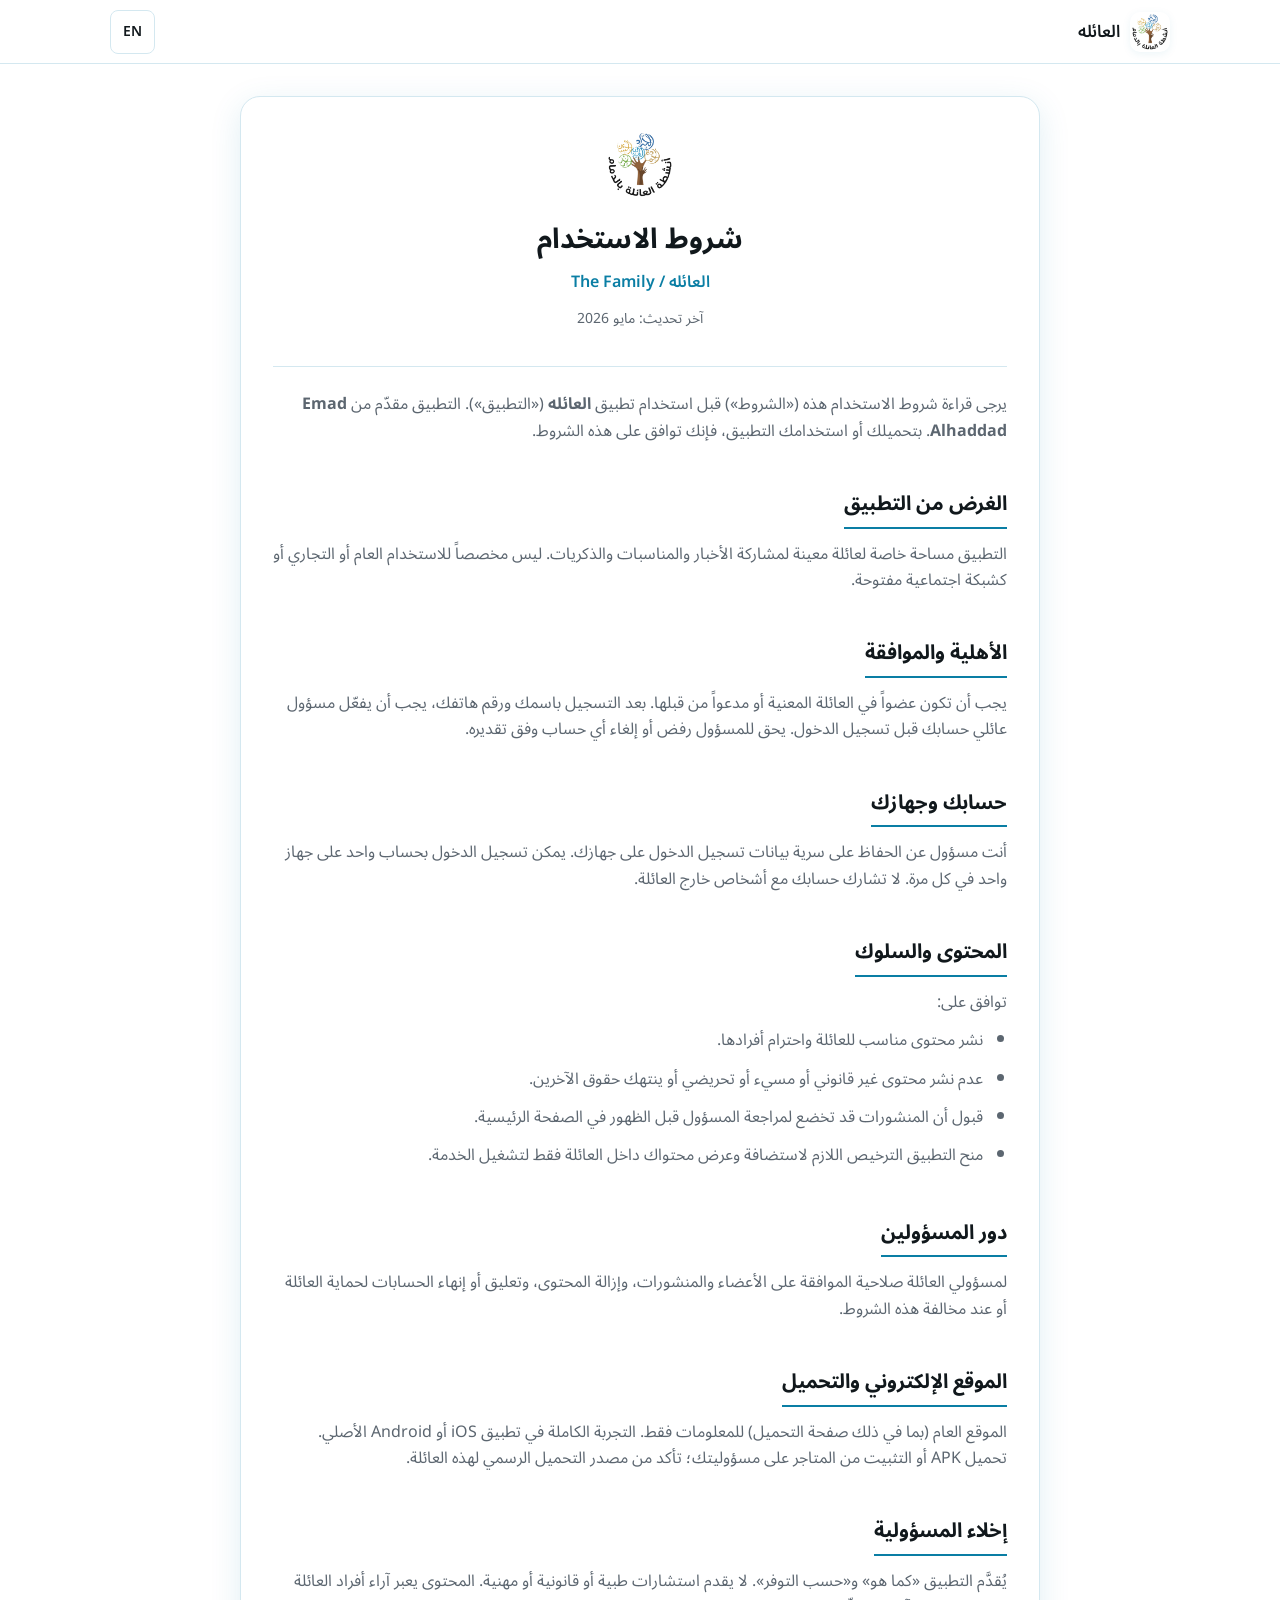
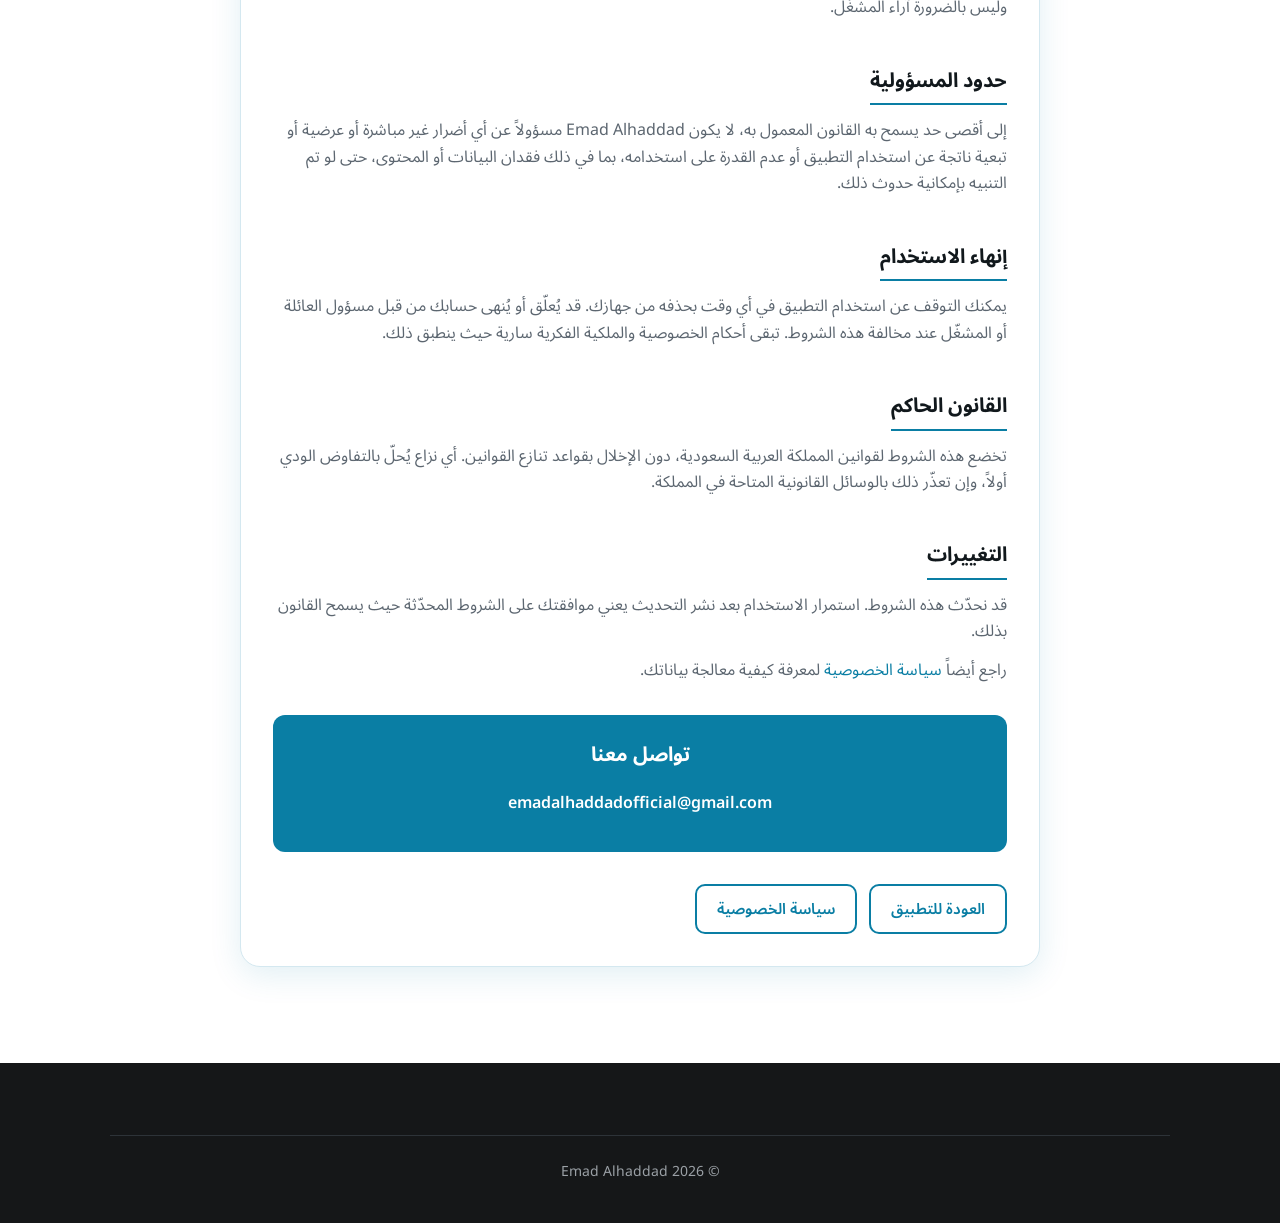
<file: family-app/terms/index.html>
<!DOCTYPE html>
<html lang="ar" dir="rtl">

<head>
    <meta charset="UTF-8">
    <meta name="viewport" content="width=device-width, initial-scale=1.0">
    <title>شروط الاستخدام — العائله</title>
    <meta name="description" content="شروط استخدام تطبيق العائله — تطبيق عائلي خاص.">
    <link rel="canonical" href="https://emad-alhaddad.github.io/family-app/terms">
    <link rel="icon" type="image/png" href="../../assets/public/family-app/icon-light-mode.png">
    <link rel="preconnect" href="https://fonts.googleapis.com">
    <link rel="preconnect" href="https://fonts.gstatic.com" crossorigin>
    <link href="https://fonts.googleapis.com/css2?family=Inter:wght@400;500;600;700&family=Noto+Sans+Arabic:wght@400;500;600;700&display=swap" rel="stylesheet">
    <link rel="stylesheet" href="../family-app.css">
</head>

<body>
    <header class="site-header">
        <div class="container">
            <a href="../" class="brand">
                <img src="../../assets/public/family-app/icon-light-mode.png" alt="العائله" width="40" height="40">
                <span class="i18n i18n-active" data-lang="ar">العائله</span>
                <span class="i18n" data-lang="en" hidden>The Family</span>
            </a>
            <div class="header-actions">
                <button type="button" class="lang-toggle" data-lang-label="en" aria-label="Switch to English">EN</button>
            </div>
        </div>
    </header>

    <main class="legal-page">
        <div class="container">
            <article class="legal-card legal-prose">
                <header class="legal-header">
                    <img src="../../assets/public/family-app/icon-light-mode.png" alt="The Family app logo" width="72" height="72">
                    <h1>
                        <span class="i18n i18n-active" data-lang="ar">شروط الاستخدام</span>
                        <span class="i18n" data-lang="en" hidden>Terms of Use</span>
                    </h1>
                    <p class="app-name">العائله / The Family</p>
                    <p class="last-updated">
                        <span class="i18n i18n-active" data-lang="ar">آخر تحديث: مايو 2026</span>
                        <span class="i18n" data-lang="en" hidden>Last updated: May 2026</span>
                    </p>
                </header>

                <p>
                    <span class="i18n i18n-active" data-lang="ar">يرجى قراءة شروط الاستخدام هذه («الشروط») قبل استخدام تطبيق <strong>العائله</strong> («التطبيق»). التطبيق مقدّم من <strong>Emad Alhaddad</strong>. بتحميلك أو استخدامك التطبيق، فإنك توافق على هذه الشروط.</span>
                    <span class="i18n" data-lang="en" hidden>Please read these Terms of Use (“Terms”) before using <strong>The Family</strong> (العائله) (“the App”). The App is provided by <strong>Emad Alhaddad</strong>. By downloading or using the App, you agree to these Terms.</span>
                </p>

                <h2><span class="i18n i18n-active" data-lang="ar">الغرض من التطبيق</span><span class="i18n" data-lang="en" hidden>Purpose of the App</span></h2>
                <p>
                    <span class="i18n i18n-active" data-lang="ar">التطبيق مساحة خاصة لعائلة معينة لمشاركة الأخبار والمناسبات والذكريات. ليس مخصصاً للاستخدام العام أو التجاري أو كشبكة اجتماعية مفتوحة.</span>
                    <span class="i18n" data-lang="en" hidden>The App is a private space for a specific family to share news, events, and memories. It is not intended for public, commercial, or open social networking use.</span>
                </p>

                <h2><span class="i18n i18n-active" data-lang="ar">الأهلية والموافقة</span><span class="i18n" data-lang="en" hidden>Eligibility and approval</span></h2>
                <p>
                    <span class="i18n i18n-active" data-lang="ar">يجب أن تكون عضواً في العائلة المعنية أو مدعواً من قبلها. بعد التسجيل باسمك ورقم هاتفك، يجب أن يفعّل مسؤول عائلي حسابك قبل تسجيل الدخول. يحق للمسؤول رفض أو إلغاء أي حساب وفق تقديره.</span>
                    <span class="i18n" data-lang="en" hidden>You must be a member of or invited by the relevant family. After registering with your name and phone number, a family administrator must activate your account before you can sign in. An admin may refuse or revoke any account at their discretion.</span>
                </p>

                <h2><span class="i18n i18n-active" data-lang="ar">حسابك وجهازك</span><span class="i18n" data-lang="en" hidden>Your account and device</span></h2>
                <p>
                    <span class="i18n i18n-active" data-lang="ar">أنت مسؤول عن الحفاظ على سرية بيانات تسجيل الدخول على جهازك. يمكن تسجيل الدخول بحساب واحد على جهاز واحد في كل مرة. لا تشارك حسابك مع أشخاص خارج العائلة.</span>
                    <span class="i18n" data-lang="en" hidden>You are responsible for keeping sign-in credentials on your device secure. One account can be signed in on one device at a time. Do not share your account with people outside the family.</span>
                </p>

                <h2><span class="i18n i18n-active" data-lang="ar">المحتوى والسلوك</span><span class="i18n" data-lang="en" hidden>Content and conduct</span></h2>
                <p><span class="i18n i18n-active" data-lang="ar">توافق على:</span><span class="i18n" data-lang="en" hidden>You agree to:</span></p>
                <ul>
                    <li><span class="i18n i18n-active" data-lang="ar">نشر محتوى مناسب للعائلة واحترام أفرادها.</span><span class="i18n" data-lang="en" hidden>Post content appropriate for the family and respect its members.</span></li>
                    <li><span class="i18n i18n-active" data-lang="ar">عدم نشر محتوى غير قانوني أو مسيء أو تحريضي أو ينتهك حقوق الآخرين.</span><span class="i18n" data-lang="en" hidden>Not post illegal, abusive, hateful, or rights-infringing content.</span></li>
                    <li><span class="i18n i18n-active" data-lang="ar">قبول أن المنشورات قد تخضع لمراجعة المسؤول قبل الظهور في الصفحة الرئيسية.</span><span class="i18n" data-lang="en" hidden>Accept that posts may be reviewed by an admin before appearing on the home feed.</span></li>
                    <li><span class="i18n i18n-active" data-lang="ar">منح التطبيق الترخيص اللازم لاستضافة وعرض محتواك داخل العائلة فقط لتشغيل الخدمة.</span><span class="i18n" data-lang="en" hidden>Grant the App the license needed to host and display your content within the family only to operate the service.</span></li>
                </ul>

                <h2><span class="i18n i18n-active" data-lang="ar">دور المسؤولين</span><span class="i18n" data-lang="en" hidden>Administrators</span></h2>
                <p>
                    <span class="i18n i18n-active" data-lang="ar">لمسؤولي العائلة صلاحية الموافقة على الأعضاء والمنشورات، وإزالة المحتوى، وتعليق أو إنهاء الحسابات لحماية العائلة أو عند مخالفة هذه الشروط.</span>
                    <span class="i18n" data-lang="en" hidden>Family administrators may approve members and posts, remove content, and suspend or terminate accounts to protect the family or when these Terms are violated.</span>
                </p>

                <h2><span class="i18n i18n-active" data-lang="ar">الموقع الإلكتروني والتحميل</span><span class="i18n" data-lang="en" hidden>Website and downloads</span></h2>
                <p>
                    <span class="i18n i18n-active" data-lang="ar">الموقع العام (بما في ذلك صفحة التحميل) للمعلومات فقط. التجربة الكاملة في تطبيق iOS أو Android الأصلي. تحميل APK أو التثبيت من المتاجر على مسؤوليتك؛ تأكد من مصدر التحميل الرسمي لهذه العائلة.</span>
                    <span class="i18n" data-lang="en" hidden>The public website (including the download page) is for information only. The full experience is in the native iOS or Android app. Downloading an APK or installing from stores is at your own risk; ensure you use this family’s official download source.</span>
                </p>

                <h2><span class="i18n i18n-active" data-lang="ar">إخلاء المسؤولية</span><span class="i18n" data-lang="en" hidden>Disclaimer</span></h2>
                <p>
                    <span class="i18n i18n-active" data-lang="ar">يُقدَّم التطبيق «كما هو» و«حسب التوفر». لا يقدم استشارات طبية أو قانونية أو مهنية. المحتوى يعبر آراء أفراد العائلة وليس بالضرورة آراء المشغّل.</span>
                    <span class="i18n" data-lang="en" hidden>The App is provided “as is” and “as available.” It does not provide medical, legal, or professional advice. Content reflects family members’ views and not necessarily the operator’s.</span>
                </p>

                <h2><span class="i18n i18n-active" data-lang="ar">حدود المسؤولية</span><span class="i18n" data-lang="en" hidden>Limitation of liability</span></h2>
                <p>
                    <span class="i18n i18n-active" data-lang="ar">إلى أقصى حد يسمح به القانون المعمول به، لا يكون Emad Alhaddad مسؤولاً عن أي أضرار غير مباشرة أو عرضية أو تبعية ناتجة عن استخدام التطبيق أو عدم القدرة على استخدامه، بما في ذلك فقدان البيانات أو المحتوى، حتى لو تم التنبيه بإمكانية حدوث ذلك.</span>
                    <span class="i18n" data-lang="en" hidden>To the maximum extent permitted by applicable law, Emad Alhaddad shall not be liable for any indirect, incidental, or consequential damages arising from use or inability to use the App, including loss of data or content, even if advised of the possibility.</span>
                </p>

                <h2><span class="i18n i18n-active" data-lang="ar">إنهاء الاستخدام</span><span class="i18n" data-lang="en" hidden>Termination</span></h2>
                <p>
                    <span class="i18n i18n-active" data-lang="ar">يمكنك التوقف عن استخدام التطبيق في أي وقت بحذفه من جهازك. قد يُعلّق أو يُنهى حسابك من قبل مسؤول العائلة أو المشغّل عند مخالفة هذه الشروط. تبقى أحكام الخصوصية والملكية الفكرية سارية حيث ينطبق ذلك.</span>
                    <span class="i18n" data-lang="en" hidden>You may stop using the App at any time by removing it from your device. Your account may be suspended or terminated by a family admin or the operator if these Terms are violated. Privacy and intellectual property provisions survive where applicable.</span>
                </p>

                <h2><span class="i18n i18n-active" data-lang="ar">القانون الحاكم</span><span class="i18n" data-lang="en" hidden>Governing law</span></h2>
                <p>
                    <span class="i18n i18n-active" data-lang="ar">تخضع هذه الشروط لقوانين المملكة العربية السعودية، دون الإخلال بقواعد تنازع القوانين. أي نزاع يُحلّ بالتفاوض الودي أولاً، وإن تعذّر ذلك بالوسائل القانونية المتاحة في المملكة.</span>
                    <span class="i18n" data-lang="en" hidden>These Terms are governed by the laws of the Kingdom of Saudi Arabia, without regard to conflict-of-law rules. Disputes shall first be addressed through good-faith negotiation, then through available legal means in the Kingdom if needed.</span>
                </p>

                <h2><span class="i18n i18n-active" data-lang="ar">التغييرات</span><span class="i18n" data-lang="en" hidden>Changes</span></h2>
                <p>
                    <span class="i18n i18n-active" data-lang="ar">قد نحدّث هذه الشروط. استمرار الاستخدام بعد نشر التحديث يعني موافقتك على الشروط المحدّثة حيث يسمح القانون بذلك.</span>
                    <span class="i18n" data-lang="en" hidden>We may update these Terms. Continued use after an update is posted constitutes acceptance of the updated Terms where permitted by law.</span>
                </p>

                <p>
                    <span class="i18n i18n-active" data-lang="ar">راجع أيضاً <a href="../privacy/">سياسة الخصوصية</a> لمعرفة كيفية معالجة بياناتك.</span>
                    <span class="i18n" data-lang="en" hidden>See also our <a href="../privacy/">Privacy Policy</a> for how your data is handled.</span>
                </p>

                <div class="contact-box">
                    <h2><span class="i18n i18n-active" data-lang="ar">تواصل معنا</span><span class="i18n" data-lang="en" hidden>Contact us</span></h2>
                    <p><a href="mailto:emadalhaddadofficial@gmail.com">emadalhaddadofficial@gmail.com</a></p>
                </div>

                <nav class="legal-nav">
                    <a href="../" class="btn btn-outline"><span class="i18n i18n-active" data-lang="ar">العودة للتطبيق</span><span class="i18n" data-lang="en" hidden>Back to app page</span></a>
                    <a href="../privacy/" class="btn btn-outline"><span class="i18n i18n-active" data-lang="ar">سياسة الخصوصية</span><span class="i18n" data-lang="en" hidden>Privacy Policy</span></a>
                </nav>
            </article>
        </div>
    </main>

    <footer class="site-footer">
        <div class="container">
            <p class="footer-bottom">© 2026 Emad Alhaddad</p>
        </div>
    </footer>

    <script src="../family-app.js"></script>
</body>

</html>
</file>
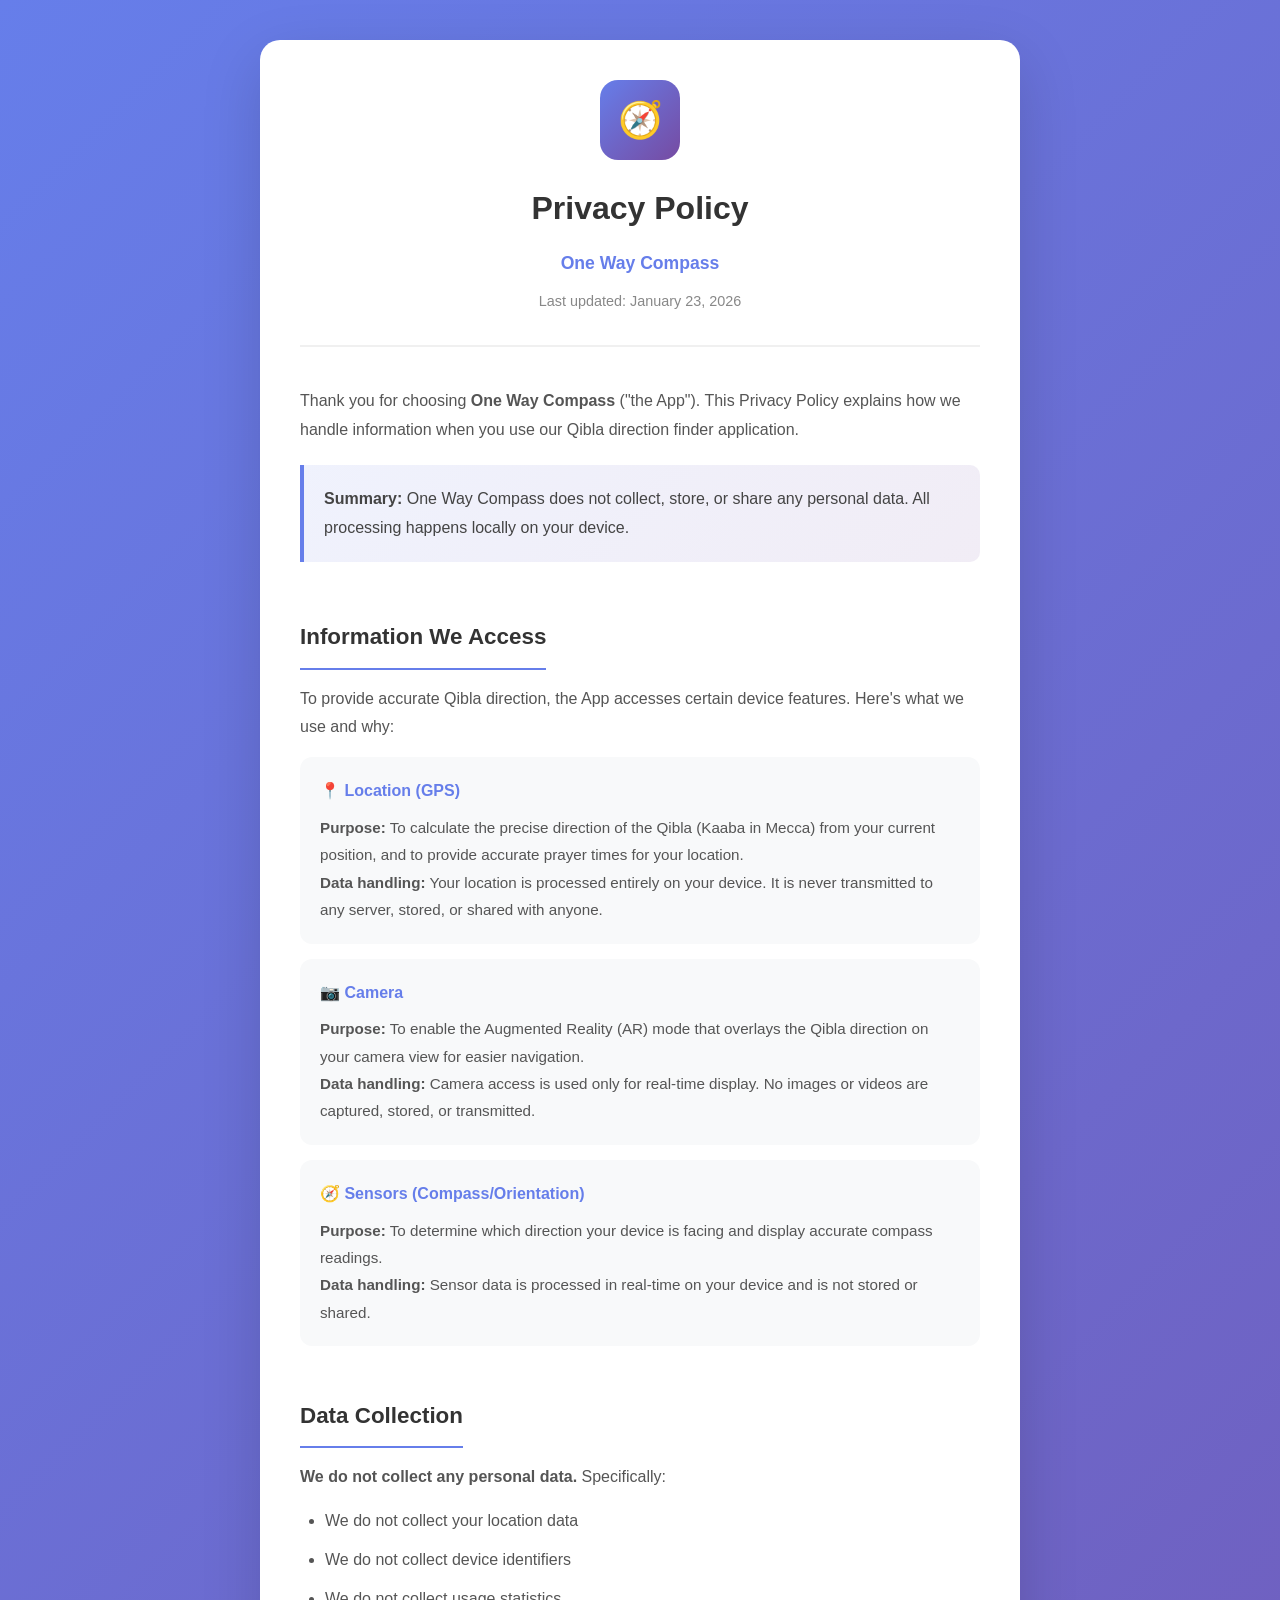
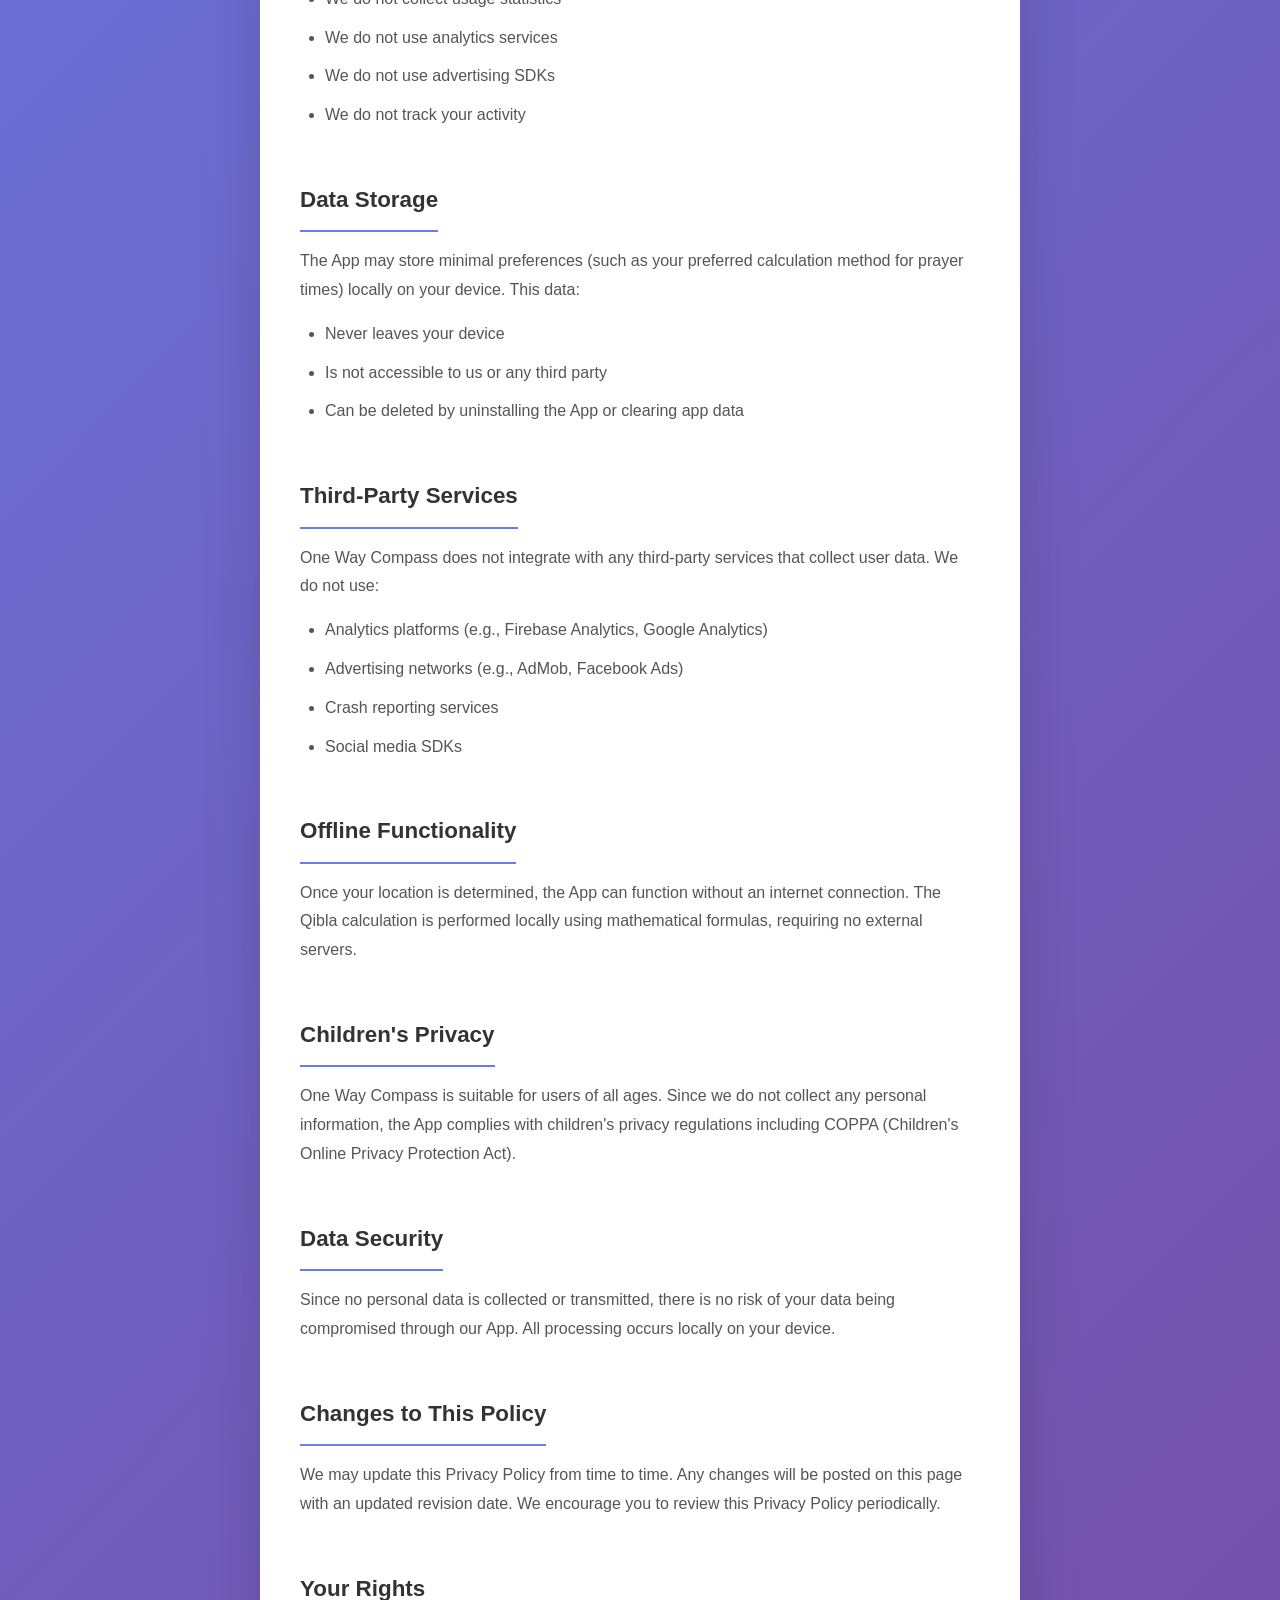
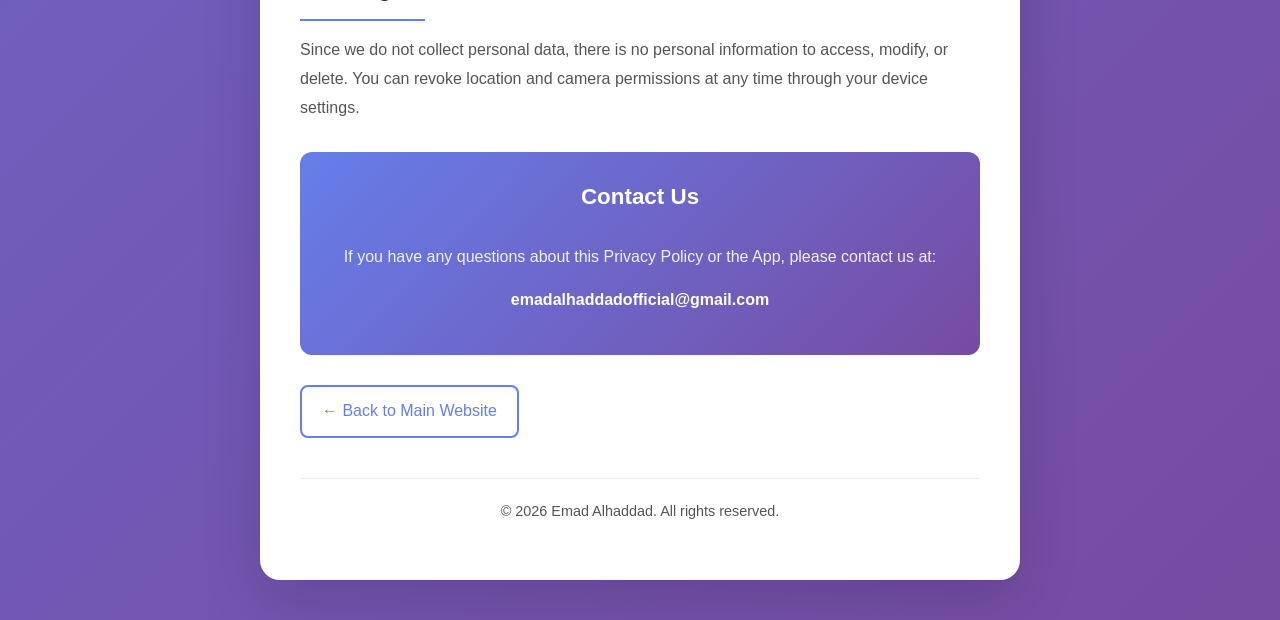
<file: one-way-compass-privacy.html>
<!DOCTYPE html>
<html lang="en">

<head>
    <meta charset="UTF-8">
    <meta name="viewport" content="width=device-width, initial-scale=1.0">
    
    <!-- Primary Meta Tags -->
    <title>Privacy Policy - One Way Compass</title>
    <meta name="title" content="Privacy Policy - One Way Compass">
    <meta name="description" content="Privacy Policy for One Way Compass - Your Accurate Qibla Direction Finder app.">
    <meta name="robots" content="index, follow">
    
    <!-- Canonical URL -->
    <link rel="canonical" href="https://emad-alhaddad.github.io/one-way-compass-privacy.html">
    
    <!-- Preconnect for performance -->
    <link rel="preconnect" href="https://fonts.googleapis.com">
    <link rel="preconnect" href="https://fonts.gstatic.com" crossorigin>
    
    <style>
        * {
            margin: 0;
            padding: 0;
            box-sizing: border-box;
        }

        body {
            font-family: 'Inter', -apple-system, BlinkMacSystemFont, 'Segoe UI', Roboto, sans-serif;
            line-height: 1.8;
            color: #333;
            background: linear-gradient(135deg, #667eea 0%, #764ba2 100%);
            min-height: 100vh;
        }

        .container {
            max-width: 800px;
            margin: 0 auto;
            padding: 40px 20px;
        }

        .card {
            background: white;
            border-radius: 20px;
            padding: 40px;
            box-shadow: 0 20px 60px rgba(0, 0, 0, 0.15);
        }

        .header {
            text-align: center;
            margin-bottom: 40px;
            padding-bottom: 30px;
            border-bottom: 2px solid #f0f0f0;
        }

        .app-icon {
            width: 80px;
            height: 80px;
            background: linear-gradient(135deg, #667eea 0%, #764ba2 100%);
            border-radius: 18px;
            display: flex;
            align-items: center;
            justify-content: center;
            margin: 0 auto 20px;
            font-size: 36px;
        }

        h1 {
            color: #333;
            font-size: 2rem;
            margin-bottom: 10px;
        }

        .app-name {
            color: #667eea;
            font-weight: 600;
            font-size: 1.1rem;
        }

        .last-updated {
            color: #888;
            font-size: 0.9rem;
            margin-top: 10px;
        }

        h2 {
            color: #333;
            font-size: 1.4rem;
            margin-top: 35px;
            margin-bottom: 15px;
            padding-bottom: 10px;
            border-bottom: 2px solid #667eea;
            display: inline-block;
        }

        h3 {
            color: #555;
            font-size: 1.1rem;
            margin-top: 20px;
            margin-bottom: 10px;
        }

        p {
            margin-bottom: 15px;
            color: #555;
        }

        ul {
            margin-left: 25px;
            margin-bottom: 15px;
        }

        li {
            margin-bottom: 10px;
            color: #555;
        }

        .highlight-box {
            background: linear-gradient(135deg, rgba(102, 126, 234, 0.1) 0%, rgba(118, 75, 162, 0.1) 100%);
            border-left: 4px solid #667eea;
            padding: 20px;
            border-radius: 0 10px 10px 0;
            margin: 20px 0;
        }

        .highlight-box p {
            margin-bottom: 0;
            color: #444;
        }

        .permission-card {
            background: #f8f9fa;
            border-radius: 12px;
            padding: 20px;
            margin: 15px 0;
        }

        .permission-card h4 {
            color: #667eea;
            font-size: 1rem;
            margin-bottom: 8px;
            display: flex;
            align-items: center;
            gap: 8px;
        }

        .permission-card p {
            margin-bottom: 0;
            font-size: 0.95rem;
        }

        .contact-section {
            background: linear-gradient(135deg, #667eea 0%, #764ba2 100%);
            border-radius: 12px;
            padding: 25px;
            margin-top: 30px;
            text-align: center;
        }

        .contact-section h2 {
            color: white;
            border-bottom: none;
            margin-top: 0;
        }

        .contact-section p {
            color: rgba(255, 255, 255, 0.9);
        }

        .contact-section a {
            color: white;
            text-decoration: none;
            font-weight: 600;
        }

        .contact-section a:hover {
            text-decoration: underline;
        }

        .back-link {
            display: inline-flex;
            align-items: center;
            gap: 8px;
            color: #667eea;
            text-decoration: none;
            font-weight: 500;
            margin-top: 30px;
            padding: 10px 20px;
            border: 2px solid #667eea;
            border-radius: 8px;
            transition: all 0.3s ease;
        }

        .back-link:hover {
            background: #667eea;
            color: white;
        }

        .footer {
            text-align: center;
            margin-top: 40px;
            padding-top: 20px;
            border-top: 1px solid #eee;
            color: #888;
            font-size: 0.9rem;
        }

        @media (max-width: 600px) {
            .container {
                padding: 20px 15px;
            }

            .card {
                padding: 25px 20px;
            }

            h1 {
                font-size: 1.6rem;
            }

            h2 {
                font-size: 1.2rem;
            }
        }
    </style>
</head>

<body>
    <div class="container">
        <div class="card">
            <div class="header">
                <div class="app-icon">🧭</div>
                <h1>Privacy Policy</h1>
                <div class="app-name">One Way Compass</div>
                <div class="last-updated">Last updated: January 23, 2026</div>
            </div>

            <p>Thank you for choosing <strong>One Way Compass</strong> ("the App"). This Privacy Policy explains how we handle information when you use our Qibla direction finder application.</p>

            <div class="highlight-box">
                <p><strong>Summary:</strong> One Way Compass does not collect, store, or share any personal data. All processing happens locally on your device.</p>
            </div>

            <h2>Information We Access</h2>
            
            <p>To provide accurate Qibla direction, the App accesses certain device features. Here's what we use and why:</p>

            <div class="permission-card">
                <h4>📍 Location (GPS)</h4>
                <p><strong>Purpose:</strong> To calculate the precise direction of the Qibla (Kaaba in Mecca) from your current position, and to provide accurate prayer times for your location.</p>
                <p><strong>Data handling:</strong> Your location is processed entirely on your device. It is never transmitted to any server, stored, or shared with anyone.</p>
            </div>

            <div class="permission-card">
                <h4>📷 Camera</h4>
                <p><strong>Purpose:</strong> To enable the Augmented Reality (AR) mode that overlays the Qibla direction on your camera view for easier navigation.</p>
                <p><strong>Data handling:</strong> Camera access is used only for real-time display. No images or videos are captured, stored, or transmitted.</p>
            </div>

            <div class="permission-card">
                <h4>🧭 Sensors (Compass/Orientation)</h4>
                <p><strong>Purpose:</strong> To determine which direction your device is facing and display accurate compass readings.</p>
                <p><strong>Data handling:</strong> Sensor data is processed in real-time on your device and is not stored or shared.</p>
            </div>

            <h2>Data Collection</h2>
            
            <p><strong>We do not collect any personal data.</strong> Specifically:</p>
            <ul>
                <li>We do not collect your location data</li>
                <li>We do not collect device identifiers</li>
                <li>We do not collect usage statistics</li>
                <li>We do not use analytics services</li>
                <li>We do not use advertising SDKs</li>
                <li>We do not track your activity</li>
            </ul>

            <h2>Data Storage</h2>
            
            <p>The App may store minimal preferences (such as your preferred calculation method for prayer times) locally on your device. This data:</p>
            <ul>
                <li>Never leaves your device</li>
                <li>Is not accessible to us or any third party</li>
                <li>Can be deleted by uninstalling the App or clearing app data</li>
            </ul>

            <h2>Third-Party Services</h2>
            
            <p>One Way Compass does not integrate with any third-party services that collect user data. We do not use:</p>
            <ul>
                <li>Analytics platforms (e.g., Firebase Analytics, Google Analytics)</li>
                <li>Advertising networks (e.g., AdMob, Facebook Ads)</li>
                <li>Crash reporting services</li>
                <li>Social media SDKs</li>
            </ul>

            <h2>Offline Functionality</h2>
            
            <p>Once your location is determined, the App can function without an internet connection. The Qibla calculation is performed locally using mathematical formulas, requiring no external servers.</p>

            <h2>Children's Privacy</h2>
            
            <p>One Way Compass is suitable for users of all ages. Since we do not collect any personal information, the App complies with children's privacy regulations including COPPA (Children's Online Privacy Protection Act).</p>

            <h2>Data Security</h2>
            
            <p>Since no personal data is collected or transmitted, there is no risk of your data being compromised through our App. All processing occurs locally on your device.</p>

            <h2>Changes to This Policy</h2>
            
            <p>We may update this Privacy Policy from time to time. Any changes will be posted on this page with an updated revision date. We encourage you to review this Privacy Policy periodically.</p>

            <h2>Your Rights</h2>
            
            <p>Since we do not collect personal data, there is no personal information to access, modify, or delete. You can revoke location and camera permissions at any time through your device settings.</p>

            <div class="contact-section">
                <h2>Contact Us</h2>
                <p>If you have any questions about this Privacy Policy or the App, please contact us at:</p>
                <p><a href="mailto:emadalhaddadofficial@gmail.com">emadalhaddadofficial@gmail.com</a></p>
            </div>

            <a href="https://emad-alhaddad.github.io/" class="back-link">
                ← Back to Main Website
            </a>

            <div class="footer">
                <p>© 2026 Emad Alhaddad. All rights reserved.</p>
            </div>
        </div>
    </div>
</body>

</html>
</file>
<file: family-app/family-app.css>
/* Family App — العائله marketing site */
:root {
    --color-primary: #0a7ea4;
    --color-primary-hover: #086a8a;
    --color-hero-bg: #E6F4FE;
    --color-text: #11181C;
    --color-text-muted: #5c6670;
    --color-surface: #ffffff;
    --color-border: #d4e8f0;
    --color-dark-bg: #151718;
    --color-dark-surface: #1e2124;
    --color-dark-text: #ecedee;
    --color-dark-muted: #9ba1a6;
    --shadow-sm: 0 2px 8px rgba(10, 126, 164, 0.08);
    --shadow-md: 0 8px 32px rgba(10, 126, 164, 0.12);
    --radius: 12px;
    --radius-lg: 20px;
    --header-h: 64px;
    --max-width: 1100px;
    --font-en: 'Inter', -apple-system, BlinkMacSystemFont, 'Segoe UI', sans-serif;
    --font-ar: 'Noto Sans Arabic', 'Inter', sans-serif;
}

*,
*::before,
*::after {
    margin: 0;
    padding: 0;
    box-sizing: border-box;
}

html {
    color-scheme: light;
    scroll-behavior: smooth;
}

@media (prefers-reduced-motion: reduce) {
    html {
        scroll-behavior: auto;
    }

    *,
    *::before,
    *::after {
        animation-duration: 0.01ms !important;
        transition-duration: 0.01ms !important;
    }
}

body {
    font-family: var(--font-en);
    line-height: 1.65;
    color: var(--color-text);
    background: var(--color-surface);
}

html[lang="ar"] body {
    font-family: var(--font-ar);
}

img {
    max-width: 100%;
    height: auto;
    display: block;
}

a {
    color: var(--color-primary);
    text-decoration: none;
}

a:hover {
    text-decoration: underline;
}

a:focus-visible,
button:focus-visible {
    outline: 2px solid var(--color-primary);
    outline-offset: 2px;
}

.container {
    width: 100%;
    max-width: var(--max-width);
    margin: 0 auto;
    padding: 0 1.25rem;
}

/* i18n visibility */
.i18n[data-lang]:not(.i18n-active) {
    display: none !important;
}

/* Header */
.site-header {
    position: sticky;
    top: 0;
    z-index: 100;
    height: var(--header-h);
    background: rgba(255, 255, 255, 0.92);
    backdrop-filter: blur(12px);
    border-bottom: 1px solid var(--color-border);
}

.site-header .container {
    display: flex;
    align-items: center;
    justify-content: space-between;
    height: 100%;
    gap: 1rem;
}

.brand {
    display: flex;
    align-items: center;
    gap: 0.65rem;
    color: var(--color-text);
    text-decoration: none;
    font-weight: 600;
    font-size: 1.05rem;
}

.brand:hover {
    text-decoration: none;
    color: var(--color-primary);
}

.brand img {
    width: 40px;
    height: 40px;
    border-radius: 10px;
    box-shadow: var(--shadow-sm);
}

.header-actions {
    display: flex;
    align-items: center;
    gap: 0.5rem;
}

.lang-toggle {
    min-width: 44px;
    min-height: 44px;
    padding: 0.4rem 0.75rem;
    border: 1px solid var(--color-border);
    border-radius: 8px;
    background: transparent;
    color: var(--color-text);
    font-size: 0.875rem;
    font-weight: 600;
    cursor: pointer;
    font-family: inherit;
}

.lang-toggle:hover {
    border-color: var(--color-primary);
    color: var(--color-primary);
}

.btn {
    display: inline-flex;
    align-items: center;
    justify-content: center;
    gap: 0.4rem;
    min-height: 44px;
    padding: 0.65rem 1.25rem;
    border-radius: 10px;
    font-weight: 600;
    font-size: 0.95rem;
    font-family: inherit;
    border: none;
    cursor: pointer;
    text-decoration: none;
    transition: background 0.2s, transform 0.15s;
}

.btn-primary {
    background: var(--color-primary);
    color: #fff;
}

.btn-primary:hover {
    background: var(--color-primary-hover);
    text-decoration: none;
    color: #fff;
}

.btn-outline {
    background: transparent;
    color: var(--color-primary);
    border: 2px solid var(--color-primary);
}

.btn-outline:hover {
    background: var(--color-primary);
    color: #fff;
    text-decoration: none;
}

.btn-disabled {
    background: #e8ecef;
    color: var(--color-text-muted);
    cursor: not-allowed;
    border: 1px solid var(--color-border);
    position: relative;
}

.btn-disabled:hover {
    text-decoration: none;
    color: var(--color-text-muted);
}

.btn-sm {
    min-height: 40px;
    padding: 0.5rem 1rem;
    font-size: 0.875rem;
}

.badge-soon {
    font-size: 0.7rem;
    font-weight: 600;
    padding: 0.15rem 0.45rem;
    border-radius: 4px;
    background: var(--color-hero-bg);
    color: var(--color-primary);
    margin-inline-start: 0.35rem;
}

.header-cta {
    display: none;
}

@media (min-width: 640px) {
    .header-cta {
        display: inline-flex;
    }
}

/* Hero */
.hero {
    background: var(--color-hero-bg);
    padding: 3rem 0 4rem;
}

.hero-inner {
    display: grid;
    gap: 2rem;
    align-items: center;
}

@media (min-width: 768px) {
    .hero-inner {
        grid-template-columns: 1fr 1fr;
    }
}

.hero-icon {
    width: 120px;
    height: 120px;
    border-radius: 28px;
    box-shadow: var(--shadow-md);
    margin-bottom: 1.25rem;
}

.hero h1 {
    font-size: clamp(1.75rem, 4vw, 2.5rem);
    line-height: 1.25;
    margin-bottom: 0.75rem;
    color: var(--color-text);
}

.hero .tagline {
    font-size: 1.1rem;
    color: var(--color-text-muted);
    margin-bottom: 1rem;
}

.hero .about-text {
    font-size: 1rem;
    color: var(--color-text-muted);
    margin-bottom: 1.5rem;
    max-width: 36ch;
}

.cta-group {
    display: flex;
    flex-wrap: wrap;
    gap: 0.75rem;
    align-items: center;
}

.store-row {
    display: flex;
    flex-wrap: wrap;
    gap: 0.75rem;
}

/* Sections */
.section {
    padding: 4rem 0;
}

.section-alt {
    background: var(--color-hero-bg);
}

.section-title {
    font-size: clamp(1.5rem, 3vw, 2rem);
    text-align: center;
    margin-bottom: 0.5rem;
}

.section-subtitle {
    text-align: center;
    color: var(--color-text-muted);
    margin-bottom: 2.5rem;
    max-width: 42ch;
    margin-left: auto;
    margin-right: auto;
}

/* Features */
.features-grid {
    display: grid;
    gap: 1.25rem;
    grid-template-columns: 1fr;
}

@media (min-width: 600px) {
    .features-grid {
        grid-template-columns: repeat(2, 1fr);
    }
}

@media (min-width: 900px) {
    .features-grid {
        grid-template-columns: repeat(3, 1fr);
    }
}

.feature-card {
    background: var(--color-surface);
    border: 1px solid var(--color-border);
    border-radius: var(--radius);
    padding: 1.5rem;
    box-shadow: var(--shadow-sm);
    transition: transform 0.2s, box-shadow 0.2s;
}

.feature-card:hover {
    transform: translateY(-2px);
    box-shadow: var(--shadow-md);
}

.feature-card h3 {
    font-size: 1.1rem;
    margin-bottom: 0.5rem;
    color: var(--color-primary);
}

.feature-card p {
    font-size: 0.95rem;
    color: var(--color-text-muted);
}

.admin-footnote {
    text-align: center;
    margin-top: 2rem;
    font-size: 0.875rem;
    color: var(--color-text-muted);
    font-style: italic;
}

/* Steps */
.steps {
    display: grid;
    gap: 1.5rem;
}

@media (min-width: 768px) {
    .steps {
        grid-template-columns: repeat(3, 1fr);
        gap: 2rem;
    }
}

.step {
    text-align: center;
    padding: 1.5rem;
    background: var(--color-surface);
    border-radius: var(--radius-lg);
    border: 1px solid var(--color-border);
    position: relative;
}

.step-num {
    width: 48px;
    height: 48px;
    margin: 0 auto 1rem;
    background: var(--color-primary);
    color: #fff;
    border-radius: 50%;
    display: flex;
    align-items: center;
    justify-content: center;
    font-weight: 700;
    font-size: 1.25rem;
}

.step p {
    color: var(--color-text-muted);
    font-size: 0.95rem;
}

/* Screenshots carousel */
.carousel-wrap {
    position: relative;
}

.carousel {
    display: flex;
    gap: 1.25rem;
    overflow-x: auto;
    scroll-snap-type: x mandatory;
    scroll-padding: 1.25rem;
    padding: 1rem 0 1.5rem;
    -webkit-overflow-scrolling: touch;
    scrollbar-width: thin;
}

.carousel::-webkit-scrollbar {
    height: 6px;
}

.carousel::-webkit-scrollbar-thumb {
    background: var(--color-border);
    border-radius: 3px;
}

.carousel-slide {
    flex: 0 0 auto;
    scroll-snap-align: center;
    width: min(260px, 75vw);
    text-align: center;
}

.phone-frame {
    background: #1a1a1a;
    border-radius: 28px;
    padding: 10px;
    box-shadow: var(--shadow-md);
    margin-bottom: 0.75rem;
}

.phone-frame img {
    border-radius: 20px;
    width: 100%;
    aspect-ratio: 9 / 19.5;
    object-fit: cover;
    object-position: top;
}

.carousel-caption {
    font-size: 0.875rem;
    color: var(--color-text-muted);
    font-weight: 500;
}

.carousel-nav {
    display: flex;
    justify-content: center;
    gap: 0.75rem;
    margin-top: 0.5rem;
}

.carousel-btn {
    width: 44px;
    height: 44px;
    border-radius: 50%;
    border: 2px solid var(--color-primary);
    background: var(--color-surface);
    color: var(--color-primary);
    font-size: 1.25rem;
    cursor: pointer;
    display: flex;
    align-items: center;
    justify-content: center;
    font-family: inherit;
}

.carousel-btn:hover {
    background: var(--color-primary);
    color: #fff;
}

html[dir="rtl"] .carousel-btn-prev::before {
    content: '›';
}

html[dir="rtl"] .carousel-btn-next::before {
    content: '‹';
}

html[dir="ltr"] .carousel-btn-prev::before {
    content: '‹';
}

html[dir="ltr"] .carousel-btn-next::before {
    content: '›';
}

/* Download */
.download-card {
    background: var(--color-surface);
    border: 1px solid var(--color-border);
    border-radius: var(--radius-lg);
    padding: 2rem;
    text-align: center;
    max-width: 560px;
    margin: 0 auto;
    box-shadow: var(--shadow-md);
}

.download-version {
    font-size: 0.9rem;
    color: var(--color-text-muted);
    margin-bottom: 1.25rem;
}

.download-meta {
    font-size: 0.8rem;
    color: var(--color-text-muted);
    margin-top: 1.25rem;
    line-height: 1.8;
}

.download-meta code {
    font-size: 0.75rem;
    background: var(--color-hero-bg);
    padding: 0.15rem 0.4rem;
    border-radius: 4px;
}

/* FAQ */
.faq-list {
    max-width: 720px;
    margin: 0 auto;
}

.faq-item {
    border: 1px solid var(--color-border);
    border-radius: var(--radius);
    margin-bottom: 0.75rem;
    overflow: hidden;
    background: var(--color-surface);
}

.faq-item summary {
    padding: 1rem 1.25rem;
    font-weight: 600;
    cursor: pointer;
    list-style: none;
    display: flex;
    align-items: center;
    justify-content: space-between;
    gap: 1rem;
    min-height: 44px;
}

.faq-item summary::-webkit-details-marker {
    display: none;
}

.faq-item summary::after {
    content: '+';
    font-size: 1.25rem;
    color: var(--color-primary);
    flex-shrink: 0;
}

.faq-item[open] summary::after {
    content: '−';
}

.faq-item .faq-answer {
    padding: 0 1.25rem 1rem;
    color: var(--color-text-muted);
    font-size: 0.95rem;
}

/* Permissions */
.permissions-list {
    display: grid;
    gap: 1rem;
    max-width: 640px;
    margin: 0 auto;
}

.permission-item {
    display: flex;
    gap: 1rem;
    align-items: flex-start;
    padding: 1rem 1.25rem;
    background: var(--color-surface);
    border: 1px solid var(--color-border);
    border-radius: var(--radius);
}

.permission-icon {
    font-size: 1.5rem;
    flex-shrink: 0;
}

.permission-item h4 {
    font-size: 1rem;
    margin-bottom: 0.25rem;
}

.permission-item p {
    font-size: 0.9rem;
    color: var(--color-text-muted);
}

/* Footer */
.site-footer {
    background: var(--color-dark-bg);
    color: var(--color-dark-text);
    padding: 2.5rem 0;
    margin-top: 2rem;
}

.site-footer a {
    color: #7dd3ed;
}

.site-footer a:hover {
    color: #fff;
}

.footer-grid {
    display: grid;
    gap: 1.5rem;
    text-align: center;
}

@media (min-width: 600px) {
    .footer-grid {
        grid-template-columns: repeat(3, 1fr);
        text-align: start;
    }
}

.footer-grid h4 {
    font-size: 0.9rem;
    margin-bottom: 0.5rem;
    color: var(--color-dark-muted);
}

.footer-bottom {
    text-align: center;
    margin-top: 2rem;
    padding-top: 1.5rem;
    border-top: 1px solid #2d3338;
    font-size: 0.875rem;
    color: var(--color-dark-muted);
}

/* Legal pages */
.legal-page {
    padding: 2rem 0 4rem;
}

.legal-card {
    max-width: 800px;
    margin: 0 auto;
    background: var(--color-surface);
    border: 1px solid var(--color-border);
    border-radius: var(--radius-lg);
    padding: 2rem;
    box-shadow: var(--shadow-md);
}

.legal-header {
    text-align: center;
    padding-bottom: 1.5rem;
    margin-bottom: 1.5rem;
    border-bottom: 1px solid var(--color-border);
}

.legal-header img {
    width: 72px;
    height: 72px;
    border-radius: 16px;
    margin: 0 auto 1rem;
}

.legal-header h1 {
    font-size: 1.75rem;
    margin-bottom: 0.35rem;
}

.legal-header .app-name {
    color: var(--color-primary);
    font-weight: 600;
}

.legal-header .last-updated {
    font-size: 0.875rem;
    color: var(--color-text-muted);
    margin-top: 0.5rem;
}

.legal-prose h2 {
    font-size: 1.25rem;
    margin-top: 2rem;
    margin-bottom: 0.75rem;
    padding-bottom: 0.35rem;
    border-bottom: 2px solid var(--color-primary);
    display: inline-block;
}

.legal-prose h3 {
    font-size: 1.05rem;
    margin-top: 1.25rem;
    margin-bottom: 0.5rem;
}

.legal-prose p,
.legal-prose li {
    color: var(--color-text-muted);
    margin-bottom: 0.75rem;
}

.legal-prose ul {
    margin-inline-start: 1.5rem;
    margin-bottom: 1rem;
}

.highlight-box {
    background: var(--color-hero-bg);
    border-inline-start: 4px solid var(--color-primary);
    padding: 1rem 1.25rem;
    border-radius: 0 var(--radius) var(--radius) 0;
    margin: 1.25rem 0;
}

.highlight-box p {
    margin-bottom: 0;
    color: var(--color-text);
}

.contact-box {
    background: var(--color-primary);
    color: #fff;
    border-radius: var(--radius);
    padding: 1.5rem;
    text-align: center;
    margin-top: 2rem;
}

.contact-box h2 {
    color: #fff;
    border: none;
    margin-top: 0;
    display: block;
}

.contact-box p {
    color: rgba(255, 255, 255, 0.92);
}

.contact-box a {
    color: #fff;
    font-weight: 600;
}

.legal-nav {
    display: flex;
    flex-wrap: wrap;
    gap: 0.75rem;
    margin-top: 2rem;
}

.sr-only {
    position: absolute;
    width: 1px;
    height: 1px;
    padding: 0;
    margin: -1px;
    overflow: hidden;
    clip: rect(0, 0, 0, 0);
    border: 0;
}
</file>
